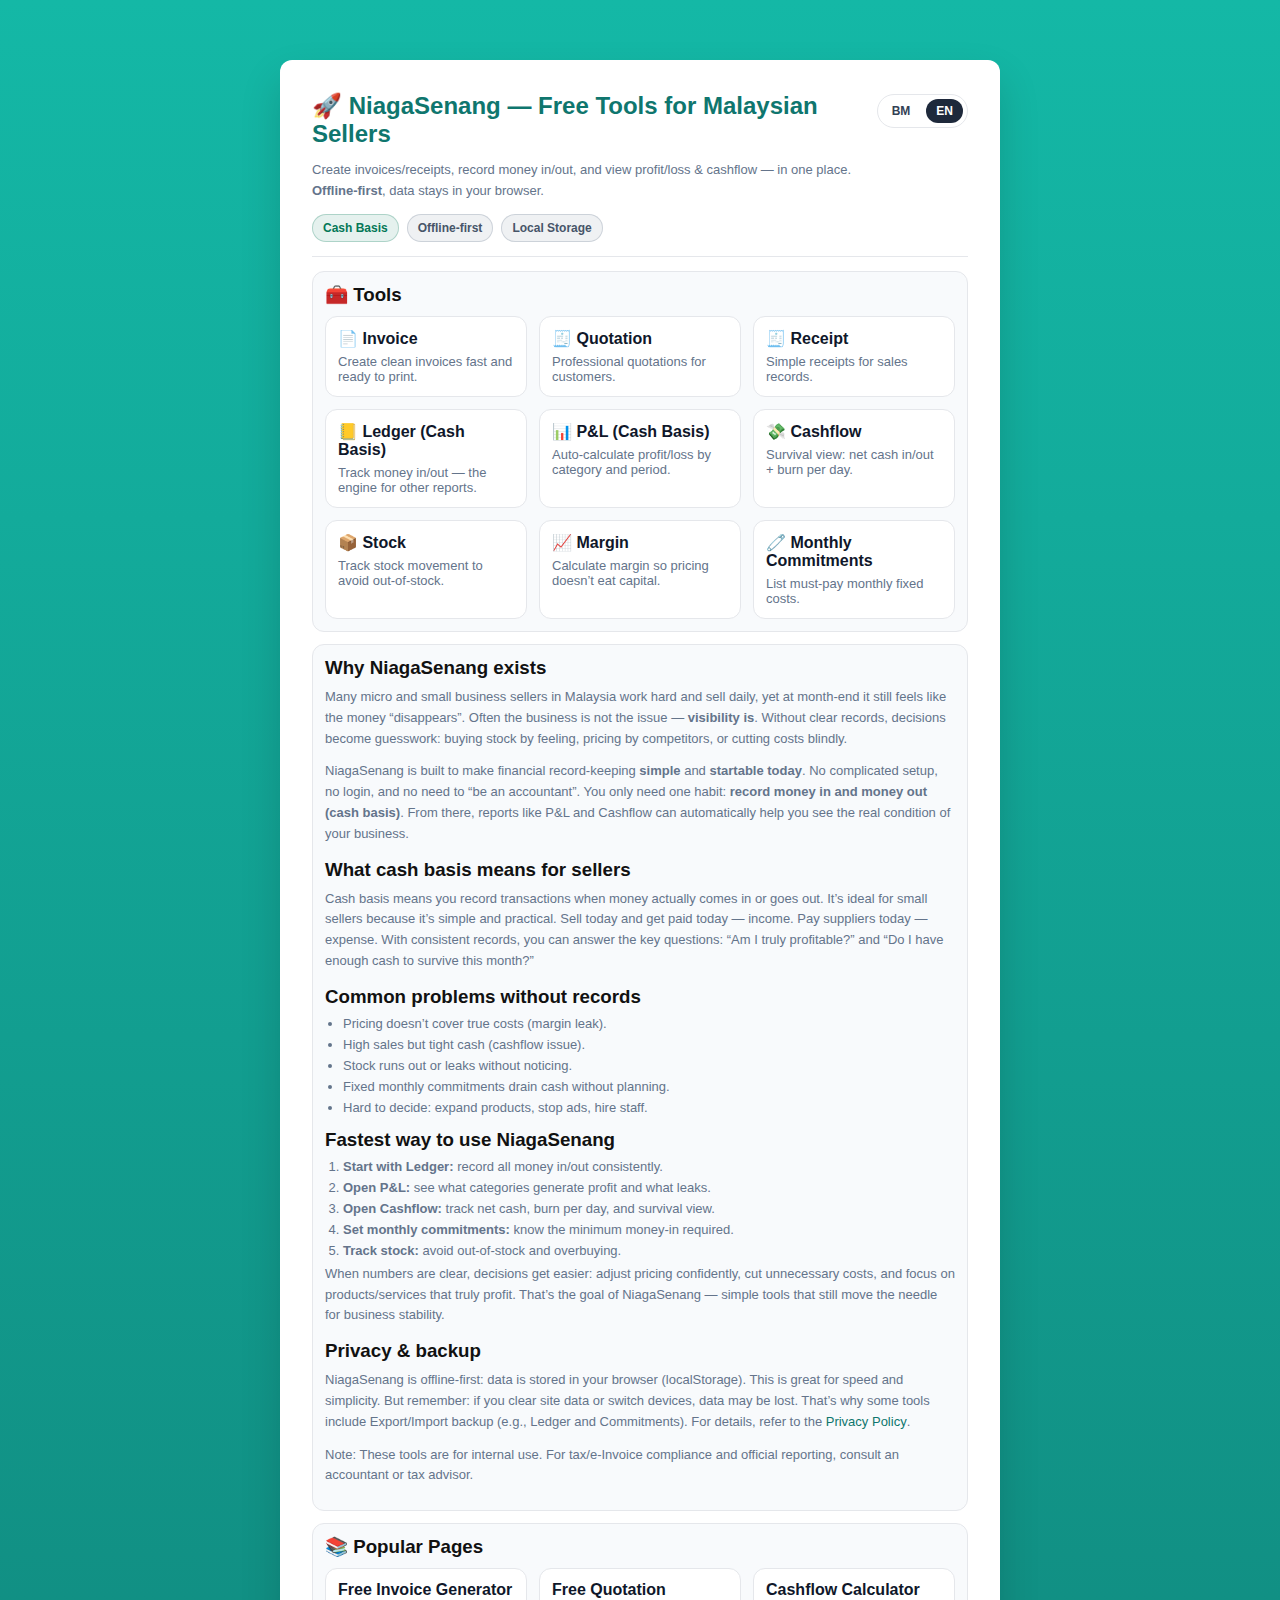
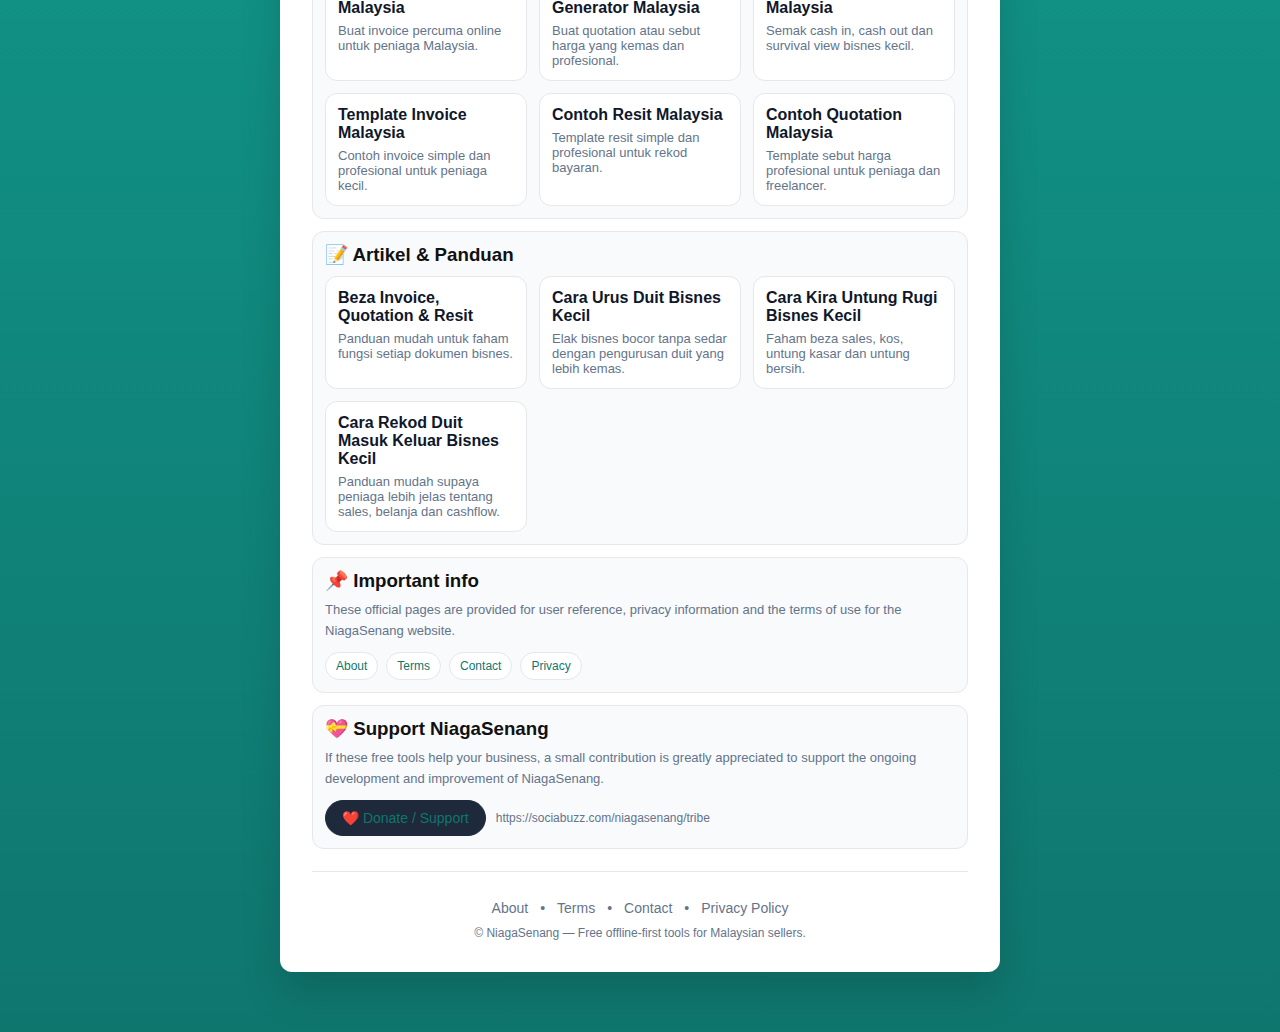
<file: index.html>
<!DOCTYPE html>
<html lang="ms">
<head>
  <meta charset="UTF-8" />
  <meta name="viewport" content="width=device-width, initial-scale=1.0" />
  <title>NiagaSenang | Tool Percuma Untuk Rekod Kewangan Peniaga Malaysia</title>
  <meta name="description" content="NiagaSenang ialah toolkit percuma untuk peniaga Malaysia: Invoice, Quotation, Resit, Ledger cash basis, P&L, Cashflow, Stock & Komitmen. Offline-first, data kekal dalam browser.">

  <link rel="stylesheet" href="css/style.css">

  <!-- Google Analytics -->
  <script async src="https://www.googletagmanager.com/gtag/js?id=G-P81GM8SJWX"></script>
  <script>
    window.dataLayer = window.dataLayer || [];
    function gtag(){dataLayer.push(arguments);}
    gtag('js', new Date());
    gtag('config', 'G-P81GM8SJWX');
  </script>

  <!-- Google AdSense -->
  <script async src="https://pagead2.googlesyndication.com/pagead/js/adsbygoogle.js?client=ca-pub-2042278846951839"
     crossorigin="anonymous"></script>

  <style>
    .muted { color:#64748b; font-size:13px; }
    .small { color:#64748b; font-size:12px; }
    .box{
      background:#f8fafc;
      border:1px solid #e5e7eb;
      border-radius:12px;
      padding:12px;
      margin-top:12px;
    }
    .grid-2{ display:grid; grid-template-columns:1fr 1fr; gap:12px; }
    .grid-3{ display:grid; grid-template-columns:1fr 1fr 1fr; gap:12px; }
    .pill{
      display:inline-block;
      padding:6px 10px;
      border-radius:999px;
      font-size:12px;
      border:1px solid #e5e7eb;
      background:#ffffff;
      font-weight:800;
      color:#334155;
      line-height:1.2;
    }
    .pill.ok{
      background: rgba(4,120,87,.10);
      border-color: rgba(4,120,87,.25);
      color:#047857;
    }
    .pill.neutral{
      background: rgba(100,116,139,.10);
      border-color: rgba(100,116,139,.25);
      color:#475569;
    }
    .top-row{
      display:flex;
      align-items:flex-start;
      justify-content:space-between;
      gap:10px;
    }
    .lang-toggle{
      display:flex;
      gap:6px;
      padding:4px;
      border:1px solid #e5e7eb;
      border-radius:999px;
      background:#ffffff;
      flex:0 0 auto;
      margin-top:2px;
    }
    .lang-btn{
      border:0;
      background:transparent;
      padding:6px 10px;
      border-radius:999px;
      font-weight:800;
      font-size:12px;
      cursor:pointer;
      color:#334155;
      line-height:1;
    }
    .lang-btn.active{
      background:#1e293b;
      color:#ffffff;
    }
    .link-grid a{
      display:block;
      text-decoration:none;
      border:1px solid #e5e7eb;
      background:#ffffff;
      padding:12px;
      border-radius:12px;
      transition:transform .06s ease;
    }
    .link-grid a:hover{ transform: translateY(-1px); }
    .link-title{ font-weight:900; color:#0f172a; }
    .link-desc{ margin-top:6px; color:#64748b; font-size:13px; }
    .footer-links{
      display:flex;
      gap:12px;
      justify-content:center;
      flex-wrap:wrap;
      margin-top:12px;
      font-size:14px;
      color:#64748b;
    }
    .footer-links a{ color:#64748b; text-decoration:none; }
    .footer-links a:hover{ text-decoration:underline; }
    .donate-row{
      display:flex;
      gap:10px;
      flex-wrap:wrap;
      align-items:center;
      margin-top:10px;
    }
    .donate-btn{
      display:inline-block;
      text-decoration:none;
      background:#1e293b;
      color:#ffffff;
      border:1px solid #1e293b;
      padding:10px 16px;
      border-radius:999px;
      font-size:14px;
      font-weight:800;
      line-height:1;
    }
    .donate-btn:hover{
      opacity:.92;
    }
    ul { margin: 8px 0 0 18px; }
    li { margin: 6px 0; }
    hr{ border:0; border-top:1px solid #e5e7eb; margin:14px 0; }

    @media (max-width: 900px){
      .grid-3{ grid-template-columns:1fr 1fr; }
    }
    @media (max-width: 640px){
      .top-row{ flex-direction:column; }
      .grid-2, .grid-3{ grid-template-columns:1fr; }
    }
  </style>
</head>

<body>
  <div class="container">
    <div class="card">

      <div class="top-row">
        <div>
          <h2 data-i18n="heroTitle">🚀 NiagaSenang — Tool Percuma Untuk Peniaga Malaysia</h2>
          <p class="muted" data-i18n="heroSubtitle">
            Buat invoice/resit, rekod duit masuk-keluar, tengok untung rugi & cashflow — semua dalam satu tempat.
            <strong>Offline-first</strong>, data simpan dalam browser.
          </p>
          <div style="margin-top:10px; display:flex; gap:8px; flex-wrap:wrap;">
            <span class="pill ok" data-i18n="pill1">Cash Basis</span>
            <span class="pill neutral" data-i18n="pill2">Offline-first</span>
            <span class="pill neutral" data-i18n="pill3">Local Storage</span>
          </div>
        </div>

        <div class="lang-toggle" aria-label="Language toggle">
          <button type="button" class="lang-btn" data-lang="ms">BM</button>
          <button type="button" class="lang-btn" data-lang="en">EN</button>
        </div>
      </div>

      <hr>

      <!-- MAIN NAV -->
      <div class="box">
        <h3 style="margin:0 0 10px 0;" data-i18n="toolsTitle">🧰 Tools</h3>

        <div class="grid-3 link-grid">
          <a href="invoice.html">
            <div class="link-title" data-i18n="tInvoice">📄 Invoice</div>
            <div class="link-desc" data-i18n="dInvoice">Buat invoice cepat, kemas, siap print.</div>
          </a>

          <a href="quotation.html">
            <div class="link-title" data-i18n="tQuotation">🧾 Quotation</div>
            <div class="link-desc" data-i18n="dQuotation">Quotation profesional untuk pelanggan.</div>
          </a>

          <a href="resit.html">
            <div class="link-title" data-i18n="tReceipt">🧾 Resit</div>
            <div class="link-desc" data-i18n="dReceipt">Resit ringkas untuk rekod jualan.</div>
          </a>
        </div>

        <div class="grid-3 link-grid" style="margin-top:12px;">
          <a href="ledger.html">
            <div class="link-title" data-i18n="tLedger">📒 Ledger (Cash Basis)</div>
            <div class="link-desc" data-i18n="dLedger">Rekod duit masuk & keluar. Ini “engine” untuk report lain.</div>
          </a>

          <a href="pl.html">
            <div class="link-title" data-i18n="tPL">📊 P&amp;L (Cash Basis)</div>
            <div class="link-desc" data-i18n="dPL">Auto kira untung/rugi ikut kategori & tempoh.</div>
          </a>

          <a href="cashflow.html">
            <div class="link-title" data-i18n="tCashflow">💸 Cashflow</div>
            <div class="link-desc" data-i18n="dCashflow">Survival view: net cash in/out + burn per day.</div>
          </a>
        </div>

        <div class="grid-3 link-grid" style="margin-top:12px;">
          <a href="stock.html">
            <div class="link-title" data-i18n="tStock">📦 Stock</div>
            <div class="link-desc" data-i18n="dStock">Track stok masuk/keluar, elak out-of-stock.</div>
          </a>

          <a href="margin.html">
            <div class="link-title" data-i18n="tMargin">📈 Margin</div>
            <div class="link-desc" data-i18n="dMargin">Kira margin supaya harga tak “makan modal”.</div>
          </a>

          <a href="commitment.html">
            <div class="link-title" data-i18n="tCommitment">🧷 Komitmen Bulanan</div>
            <div class="link-desc" data-i18n="dCommitment">List duit wajib bayar bulanan (fixed costs).</div>
          </a>
        </div>
      </div>

      <!-- LONG SEO CONTENT -->
      <div class="box">
        <h3 style="margin:0 0 8px 0;" data-i18n="seoH1">Kenapa NiagaSenang wujud?</h3>
        <p class="muted" data-i18n="seoP1">
          Ramai peniaga micro dan small business di Malaysia rajin berniaga, rajin buat sales, tapi bila sampai hujung bulan —
          terasa macam duit “hilang entah ke mana”. Kadang-kadang bukan sebab bisnes tak jalan. Sering kali sebab
          <strong>rekod kewangan tak cukup jelas</strong>. Bila nombor tak nampak, peniaga akan buat keputusan ikut rasa:
          beli stok ikut gerak hati, letak harga ikut pesaing, atau potong kos ikut tekaan.
        </p>

        <p class="muted" data-i18n="seoP2">
          NiagaSenang dibina untuk jadikan rekod kewangan sesuatu yang <strong>mudah</strong> dan <strong>boleh mula hari ini</strong>.
          Kau tak perlu setup sistem rumit, tak perlu login, dan tak perlu “jadi akauntan”.
          Kau cuma perlukan satu habit: <strong>rekod duit masuk dan duit keluar (cash basis)</strong>.
          Dari situ, report macam P&amp;L dan Cashflow boleh automatik kira dan bantu kau nampak keadaan bisnes sebenar.
        </p>

        <h3 style="margin:14px 0 8px 0;" data-i18n="seoH2">Apa maksud cash basis untuk peniaga?</h3>
        <p class="muted" data-i18n="seoP3">
          Cash basis maksudnya: kita kira bila duit betul-betul masuk atau keluar. Ini paling sesuai untuk peniaga kecil,
          sebab senang nak faham dan senang nak track. Contoh: kau jual barang hari ini, pelanggan bayar hari ini —
          itu income. Kau bayar supplier hari ini — itu expense. Bila rekod konsisten, kau boleh jawab soalan penting:
          “Aku sebenarnya untung ke rugi?” dan “Cash aku cukup ke untuk survive bulan ni?”
        </p>

        <h3 style="margin:14px 0 8px 0;" data-i18n="seoH3">Masalah biasa peniaga bila tak ada rekod</h3>
        <ul class="muted" data-i18n="seoList1">
          <li>Harga jual tak cover kos sebenar (margin bocor).</li>
          <li>Nampak sales tinggi tapi cash selalu ketat (cashflow problem).</li>
          <li>Stok cepat habis atau rosak, tapi tak sedar “leak”.</li>
          <li>Komitmen bulanan (sewa, bil, loan) makan cash tanpa plan.</li>
          <li>Susah nak buat keputusan: nak tambah produk, nak stop ads, nak upah staff.</li>
        </ul>

        <h3 style="margin:14px 0 8px 0;" data-i18n="seoH4">Cara paling cepat untuk guna NiagaSenang</h3>
        <ol class="muted" data-i18n="seoList2" style="margin-left:18px;">
          <li><strong>Start dengan Ledger:</strong> rekod semua duit masuk & keluar. Buat simple dulu.</li>
          <li><strong>Buka P&amp;L:</strong> tengok kategori mana buat duit, kategori mana bocor.</li>
          <li><strong>Buka Cashflow:</strong> tengok net cash, burn per day, dan “survival view”.</li>
          <li><strong>Set komitmen bulanan:</strong> supaya kau tahu minimum cash yang mesti ada.</li>
          <li><strong>Track stok:</strong> elak out-of-stock dan elak beli stok berlebihan.</li>
        </ol>

        <p class="muted" data-i18n="seoP4">
          Bila nombor jelas, keputusan jadi mudah. Kau boleh adjust harga dengan yakin, potong kos yang tak perlu,
          dan fokus pada produk/servis yang betul-betul bagi untung. Itu matlamat NiagaSenang — bagi peniaga tool yang ringkas,
          tapi cukup power untuk bantu bisnes jadi stabil.
        </p>

        <h3 style="margin:14px 0 8px 0;" data-i18n="seoH5">Privasi & backup</h3>
        <p class="muted" data-i18n="seoP5">
          NiagaSenang bersifat offline-first: data disimpan di browser (localStorage). Ini bagus untuk peniaga yang nak cepat dan tak nak setup rumit.
          Tapi ingat: kalau kau clear browser data atau tukar device, data boleh hilang.
          Sebab tu NiagaSenang sediakan fungsi Export/Import backup pada tools tertentu (contohnya Ledger dan Komitmen).
          Untuk detail, rujuk <a href="privacy.html">Privacy Policy</a>.
        </p>

        <p class="muted" data-i18n="seoP6">
          Nota: Tool ini untuk kegunaan dalaman. Untuk compliance cukai/e-Invoice dan laporan rasmi, rujuk akauntan atau penasihat cukai.
        </p>
      </div>

      <!-- POPULAR PAGES -->
      <div class="box">
        <h3 style="margin:0 0 10px 0;">📚 Popular Pages</h3>

        <div class="grid-3 link-grid">
          <a href="invoice-generator-malaysia.html">
            <div class="link-title">Free Invoice Generator Malaysia</div>
            <div class="link-desc">Buat invoice percuma online untuk peniaga Malaysia.</div>
          </a>

          <a href="quotation-generator-malaysia.html">
            <div class="link-title">Free Quotation Generator Malaysia</div>
            <div class="link-desc">Buat quotation atau sebut harga yang kemas dan profesional.</div>
          </a>

          <a href="cashflow-calculator-malaysia.html">
            <div class="link-title">Cashflow Calculator Malaysia</div>
            <div class="link-desc">Semak cash in, cash out dan survival view bisnes kecil.</div>
          </a>
        </div>

        <div class="grid-3 link-grid" style="margin-top:12px;">
          <a href="template-invoice-malaysia.html">
            <div class="link-title">Template Invoice Malaysia</div>
            <div class="link-desc">Contoh invoice simple dan profesional untuk peniaga kecil.</div>
          </a>

          <a href="contoh-resit-malaysia.html">
            <div class="link-title">Contoh Resit Malaysia</div>
            <div class="link-desc">Template resit simple dan profesional untuk rekod bayaran.</div>
          </a>

          <a href="contoh-quotation-malaysia.html">
            <div class="link-title">Contoh Quotation Malaysia</div>
            <div class="link-desc">Template sebut harga profesional untuk peniaga dan freelancer.</div>
          </a>
        </div>
      </div>

      <!-- ARTICLES -->
      <div class="box">
        <h3 style="margin:0 0 10px 0;">📝 Artikel & Panduan</h3>

        <div class="grid-3 link-grid">
          <a href="beza-invoice-quotation-resit.html">
            <div class="link-title">Beza Invoice, Quotation & Resit</div>
            <div class="link-desc">Panduan mudah untuk faham fungsi setiap dokumen bisnes.</div>
          </a>

          <a href="cara-urus-duit-bisnes-kecil.html">
            <div class="link-title">Cara Urus Duit Bisnes Kecil</div>
            <div class="link-desc">Elak bisnes bocor tanpa sedar dengan pengurusan duit yang lebih kemas.</div>
          </a>

          <a href="cara-kira-untung-rugi-bisnes-kecil.html">
            <div class="link-title">Cara Kira Untung Rugi Bisnes Kecil</div>
            <div class="link-desc">Faham beza sales, kos, untung kasar dan untung bersih.</div>
          </a>
        </div>

        <div class="grid-3 link-grid" style="margin-top:12px;">
          <a href="cara-rekod-duit-masuk-keluar-bisnes-kecil.html">
            <div class="link-title">Cara Rekod Duit Masuk Keluar Bisnes Kecil</div>
            <div class="link-desc">Panduan mudah supaya peniaga lebih jelas tentang sales, belanja dan cashflow.</div>
          </a>
        </div>
      </div>

      <!-- TRUST PAGES CTA -->
      <div class="box">
        <h3 style="margin:0 0 8px 0;" data-i18n="trustTitle">📌 Info penting</h3>
        <p class="muted" style="margin:0;" data-i18n="trustDesc">
          Halaman rasmi ini disediakan untuk rujukan pengguna, maklumat privasi dan terma penggunaan laman NiagaSenang.
        </p>
        <div style="margin-top:10px; display:flex; gap:8px; flex-wrap:wrap;">
          <a class="pill" href="about.html" style="text-decoration:none;" data-i18n="trustAbout">About</a>
          <a class="pill" href="terms.html" style="text-decoration:none;" data-i18n="trustTerms">Terms</a>
          <a class="pill" href="contact.html" style="text-decoration:none;" data-i18n="trustContact">Contact</a>
          <a class="pill" href="privacy.html" style="text-decoration:none;" data-i18n="trustPrivacy">Privacy</a>
        </div>
      </div>

      <!-- DONATION -->
      <div class="box">
        <h3 style="margin:0 0 8px 0;" data-i18n="donateTitle">💝 Sokong NiagaSenang</h3>
        <p class="muted" style="margin:0;" data-i18n="donateDesc">
          Jika tool percuma ini membantu bisnes anda, sumbangan kecil amat dihargai untuk sokong kos pembangunan dan penambahbaikan NiagaSenang.
        </p>
        <div class="donate-row">
          <a class="donate-btn" href="https://sociabuzz.com/niagasenang/tribe" target="_blank" rel="noopener noreferrer" data-i18n="donateBtn">❤️ Donate / Support</a>
          <span class="small" data-i18n="donateNote">https://sociabuzz.com/niagasenang/tribe</span>
        </div>
      </div>

      <!-- FOOTER NAV -->
      <div style="text-align:center;margin-top:22px;padding-top:16px;border-top:1px solid #e5e7eb;">
        <div class="footer-links">
          <a href="about.html" data-i18n="fAbout">About</a>
          <span>•</span>
          <a href="terms.html" data-i18n="fTerms">Terms</a>
          <span>•</span>
          <a href="contact.html" data-i18n="fContact">Contact</a>
          <span>•</span>
          <a href="privacy.html" data-i18n="fPrivacy">Privacy Policy</a>
        </div>
        <div class="small" style="margin-top:10px;" data-i18n="fNote">
          © NiagaSenang — Tool percuma untuk peniaga Malaysia (offline-first).
        </div>
      </div>

    </div>
  </div>

  <script>
    const LANG_KEY = "ns_lang";
    let CURRENT_LANG = "ms";

    const I18N = {
      ms: {
        heroTitle: "🚀 NiagaSenang — Tool Percuma Untuk Peniaga Malaysia",
        heroSubtitle: "Buat invoice/resit, rekod duit masuk-keluar, tengok untung rugi & cashflow — semua dalam satu tempat. <strong>Offline-first</strong>, data simpan dalam browser.",
        pill1: "Cash Basis",
        pill2: "Offline-first",
        pill3: "Local Storage",

        toolsTitle: "🧰 Tools",
        tInvoice: "📄 Invoice",
        dInvoice: "Buat invoice cepat, kemas, siap print.",
        tQuotation: "🧾 Quotation",
        dQuotation: "Quotation profesional untuk pelanggan.",
        tReceipt: "🧾 Resit",
        dReceipt: "Resit ringkas untuk rekod jualan.",

        tLedger: "📒 Ledger (Cash Basis)",
        dLedger: "Rekod duit masuk & keluar. Ini “engine” untuk report lain.",
        tPL: "📊 P&L (Cash Basis)",
        dPL: "Auto kira untung/rugi ikut kategori & tempoh.",
        tCashflow: "💸 Cashflow",
        dCashflow: "Survival view: net cash in/out + burn per day.",

        tStock: "📦 Stock",
        dStock: "Track stok masuk/keluar, elak out-of-stock.",
        tMargin: "📈 Margin",
        dMargin: "Kira margin supaya harga tak “makan modal”.",
        tCommitment: "🧷 Komitmen Bulanan",
        dCommitment: "List duit wajib bayar bulanan (fixed costs).",

        seoH1: "Kenapa NiagaSenang wujud?",
        seoP1: "Ramai peniaga micro dan small business di Malaysia rajin berniaga, rajin buat sales, tapi bila sampai hujung bulan — terasa macam duit “hilang entah ke mana”. Kadang-kadang bukan sebab bisnes tak jalan. Sering kali sebab <strong>rekod kewangan tak cukup jelas</strong>. Bila nombor tak nampak, peniaga akan buat keputusan ikut rasa: beli stok ikut gerak hati, letak harga ikut pesaing, atau potong kos ikut tekaan.",
        seoP2: "NiagaSenang dibina untuk jadikan rekod kewangan sesuatu yang <strong>mudah</strong> dan <strong>boleh mula hari ini</strong>. Kau tak perlu setup sistem rumit, tak perlu login, dan tak perlu “jadi akauntan”. Kau cuma perlukan satu habit: <strong>rekod duit masuk dan duit keluar (cash basis)</strong>. Dari situ, report macam P&amp;L dan Cashflow boleh automatik kira dan bantu kau nampak keadaan bisnes sebenar.",

        seoH2: "Apa maksud cash basis untuk peniaga?",
        seoP3: "Cash basis maksudnya: kita kira bila duit betul-betul masuk atau keluar. Ini paling sesuai untuk peniaga kecil, sebab senang nak faham dan senang nak track. Contoh: kau jual barang hari ini, pelanggan bayar hari ini — itu income. Kau bayar supplier hari ini — itu expense. Bila rekod konsisten, kau boleh jawab soalan penting: “Aku sebenarnya untung ke rugi?” dan “Cash aku cukup ke untuk survive bulan ni?”",

        seoH3: "Masalah biasa peniaga bila tak ada rekod",
        seoList1: "<li>Harga jual tak cover kos sebenar (margin bocor).</li><li>Nampak sales tinggi tapi cash selalu ketat (cashflow problem).</li><li>Stok cepat habis atau rosak, tapi tak sedar “leak”.</li><li>Komitmen bulanan (sewa, bil, loan) makan cash tanpa plan.</li><li>Susah nak buat keputusan: nak tambah produk, nak stop ads, nak upah staff.</li>",

        seoH4: "Cara paling cepat untuk guna NiagaSenang",
        seoList2: "<li><strong>Start dengan Ledger:</strong> rekod semua duit masuk &amp; keluar. Buat simple dulu.</li><li><strong>Buka P&amp;L:</strong> tengok kategori mana buat duit, kategori mana bocor.</li><li><strong>Buka Cashflow:</strong> tengok net cash, burn per day, dan “survival view”.</li><li><strong>Set komitmen bulanan:</strong> supaya kau tahu minimum cash yang mesti ada.</li><li><strong>Track stok:</strong> elak out-of-stock dan elak beli stok berlebihan.</li>",

        seoP4: "Bila nombor jelas, keputusan jadi mudah. Kau boleh adjust harga dengan yakin, potong kos yang tak perlu, dan fokus pada produk/servis yang betul-betul bagi untung. Itu matlamat NiagaSenang — bagi peniaga tool yang ringkas, tapi cukup power untuk bantu bisnes jadi stabil.",

        seoH5: "Privasi & backup",
        seoP5: "NiagaSenang bersifat offline-first: data disimpan di browser (localStorage). Ini bagus untuk peniaga yang nak cepat dan tak nak setup rumit. Tapi ingat: kalau kau clear browser data atau tukar device, data boleh hilang. Sebab tu NiagaSenang sediakan fungsi Export/Import backup pada tools tertentu (contohnya Ledger dan Komitmen). Untuk detail, rujuk <a href='privacy.html'>Privacy Policy</a>.",
        seoP6: "Nota: Tool ini untuk kegunaan dalaman. Untuk compliance cukai/e-Invoice dan laporan rasmi, rujuk akauntan atau penasihat cukai.",

        trustTitle: "📌 Info penting",
        trustDesc: "Halaman rasmi ini disediakan untuk rujukan pengguna, maklumat privasi dan terma penggunaan laman NiagaSenang.",
        trustAbout: "About",
        trustTerms: "Terms",
        trustContact: "Contact",
        trustPrivacy: "Privacy",

        donateTitle: "💝 Sokong NiagaSenang",
        donateDesc: "Jika tool percuma ini membantu bisnes anda, sumbangan kecil amat dihargai untuk sokong kos pembangunan dan penambahbaikan NiagaSenang.",
        donateBtn: "❤️ Donate / Support",
        donateNote: "https://sociabuzz.com/niagasenang/tribe",

        fAbout: "About",
        fTerms: "Terms",
        fContact: "Contact",
        fPrivacy: "Privacy Policy",
        fNote: "© NiagaSenang — Tool percuma untuk peniaga Malaysia (offline-first)."
      },

      en: {
        heroTitle: "🚀 NiagaSenang — Free Tools for Malaysian Sellers",
        heroSubtitle: "Create invoices/receipts, record money in/out, and view profit/loss & cashflow — in one place. <strong>Offline-first</strong>, data stays in your browser.",
        pill1: "Cash Basis",
        pill2: "Offline-first",
        pill3: "Local Storage",

        toolsTitle: "🧰 Tools",
        tInvoice: "📄 Invoice",
        dInvoice: "Create clean invoices fast and ready to print.",
        tQuotation: "🧾 Quotation",
        dQuotation: "Professional quotations for customers.",
        tReceipt: "🧾 Receipt",
        dReceipt: "Simple receipts for sales records.",

        tLedger: "📒 Ledger (Cash Basis)",
        dLedger: "Track money in/out — the engine for other reports.",
        tPL: "📊 P&L (Cash Basis)",
        dPL: "Auto-calculate profit/loss by category and period.",
        tCashflow: "💸 Cashflow",
        dCashflow: "Survival view: net cash in/out + burn per day.",

        tStock: "📦 Stock",
        dStock: "Track stock movement to avoid out-of-stock.",
        tMargin: "📈 Margin",
        dMargin: "Calculate margin so pricing doesn’t eat capital.",
        tCommitment: "🧷 Monthly Commitments",
        dCommitment: "List must-pay monthly fixed costs.",

        seoH1: "Why NiagaSenang exists",
        seoP1: "Many micro and small business sellers in Malaysia work hard and sell daily, yet at month-end it still feels like the money “disappears”. Often the business is not the issue — <strong>visibility is</strong>. Without clear records, decisions become guesswork: buying stock by feeling, pricing by competitors, or cutting costs blindly.",
        seoP2: "NiagaSenang is built to make financial record-keeping <strong>simple</strong> and <strong>startable today</strong>. No complicated setup, no login, and no need to “be an accountant”. You only need one habit: <strong>record money in and money out (cash basis)</strong>. From there, reports like P&amp;L and Cashflow can automatically help you see the real condition of your business.",

        seoH2: "What cash basis means for sellers",
        seoP3: "Cash basis means you record transactions when money actually comes in or goes out. It’s ideal for small sellers because it’s simple and practical. Sell today and get paid today — income. Pay suppliers today — expense. With consistent records, you can answer the key questions: “Am I truly profitable?” and “Do I have enough cash to survive this month?”",

        seoH3: "Common problems without records",
        seoList1: "<li>Pricing doesn’t cover true costs (margin leak).</li><li>High sales but tight cash (cashflow issue).</li><li>Stock runs out or leaks without noticing.</li><li>Fixed monthly commitments drain cash without planning.</li><li>Hard to decide: expand products, stop ads, hire staff.</li>",

        seoH4: "Fastest way to use NiagaSenang",
        seoList2: "<li><strong>Start with Ledger:</strong> record all money in/out consistently.</li><li><strong>Open P&amp;L:</strong> see what categories generate profit and what leaks.</li><li><strong>Open Cashflow:</strong> track net cash, burn per day, and survival view.</li><li><strong>Set monthly commitments:</strong> know the minimum money-in required.</li><li><strong>Track stock:</strong> avoid out-of-stock and overbuying.</li>",

        seoP4: "When numbers are clear, decisions get easier: adjust pricing confidently, cut unnecessary costs, and focus on products/services that truly profit. That’s the goal of NiagaSenang — simple tools that still move the needle for business stability.",

        seoH5: "Privacy & backup",
        seoP5: "NiagaSenang is offline-first: data is stored in your browser (localStorage). This is great for speed and simplicity. But remember: if you clear site data or switch devices, data may be lost. That’s why some tools include Export/Import backup (e.g., Ledger and Commitments). For details, refer to the <a href='privacy.html'>Privacy Policy</a>.",
        seoP6: "Note: These tools are for internal use. For tax/e-Invoice compliance and official reporting, consult an accountant or tax advisor.",

        trustTitle: "📌 Important info",
        trustDesc: "These official pages are provided for user reference, privacy information and the terms of use for the NiagaSenang website.",
        trustAbout: "About",
        trustTerms: "Terms",
        trustContact: "Contact",
        trustPrivacy: "Privacy",

        donateTitle: "💝 Support NiagaSenang",
        donateDesc: "If these free tools help your business, a small contribution is greatly appreciated to support the ongoing development and improvement of NiagaSenang.",
        donateBtn: "❤️ Donate / Support",
        donateNote: "https://sociabuzz.com/niagasenang/tribe",

        fAbout: "About",
        fTerms: "Terms",
        fContact: "Contact",
        fPrivacy: "Privacy Policy",
        fNote: "© NiagaSenang — Free offline-first tools for Malaysian sellers."
      }
    };

    function detectBrowserLang(){
      const nav = (navigator.language || "").toLowerCase();
      return nav.startsWith("en") ? "en" : "ms";
    }
    function t(key){
      const pack = I18N[CURRENT_LANG] || I18N.ms;
      return (pack[key] != null) ? pack[key] : (I18N.ms[key] ?? "");
    }
    function applyLang(lang){
      CURRENT_LANG = (lang === "en") ? "en" : "ms";
      localStorage.setItem("ns_lang", CURRENT_LANG);

      document.documentElement.setAttribute("lang", CURRENT_LANG === "en" ? "en" : "ms");
      document.title = (CURRENT_LANG === "en")
        ? "NiagaSenang | Free Financial Record Tools for Malaysian Sellers"
        : "NiagaSenang | Tool Percuma Untuk Rekod Kewangan Peniaga Malaysia";

      document.querySelectorAll(".lang-btn").forEach(btn => {
        btn.classList.toggle("active", btn.dataset.lang === CURRENT_LANG);
      });

      document.querySelectorAll("[data-i18n]").forEach(el => {
        const key = el.getAttribute("data-i18n");
        el.innerHTML = t(key);
      });

      const ul = document.querySelector("ul[data-i18n='seoList1']");
      if(ul) ul.innerHTML = t("seoList1");

      const ol = document.querySelector("ol[data-i18n='seoList2']");
      if(ol) ol.innerHTML = t("seoList2");
    }

    (function initLang(){
      const saved = localStorage.getItem("ns_lang");
      applyLang(saved || detectBrowserLang());

      document.querySelectorAll(".lang-btn").forEach(btn => {
        btn.addEventListener("click", () => applyLang(btn.dataset.lang));
      });
    })();
  </script>

</body>
</html>
</file>
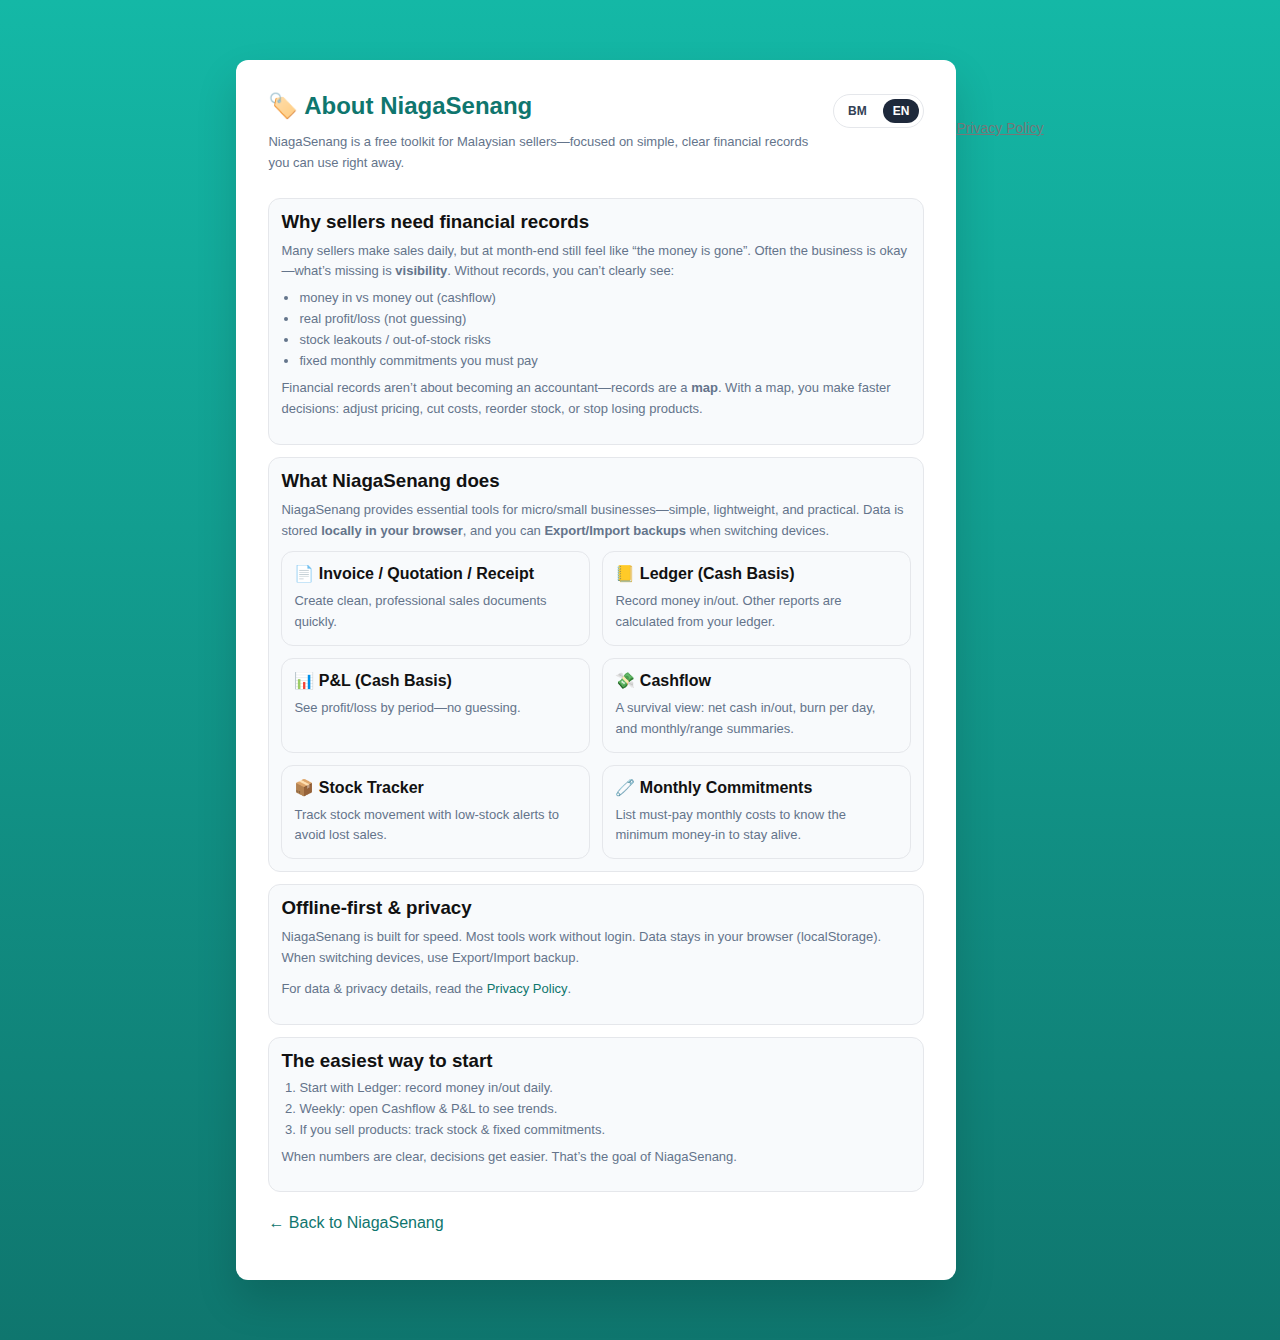
<file: about.html>
<!DOCTYPE html>
<html lang="ms">
<head>
  <meta charset="UTF-8" />
  <meta name="viewport" content="width=device-width, initial-scale=1.0" />
  <title>Tentang NiagaSenang | Tool Rekod Kewangan Peniaga</title>
  <meta name="description" content="NiagaSenang ialah tool percuma untuk peniaga Malaysia: invoice, ledger, P&L, cashflow, stok & komitmen. Bantu peniaga simpan rekod kewangan supaya bisnes lebih stabil dan senang buat keputusan.">

  <link rel="stylesheet" href="css/style.css">

  <style>
    .muted { color:#64748b; font-size:13px; }
    .small { color:#64748b; font-size:12px; }
    .box{
      margin-top:12px;
      background:#f8fafc;
      border:1px solid #e5e7eb;
      border-radius:12px;
      padding:12px;
    }
    .top-row{
      display:flex;
      align-items:flex-start;
      justify-content:space-between;
      gap:10px;
    }
    .lang-toggle{
      display:flex;
      gap:6px;
      padding:4px;
      border:1px solid #e5e7eb;
      border-radius:999px;
      background:#ffffff;
      flex:0 0 auto;
      margin-top:2px;
    }
    .lang-btn{
      border:0;
      background:transparent;
      padding:6px 10px;
      border-radius:999px;
      font-weight:800;
      font-size:12px;
      cursor:pointer;
      color:#334155;
      line-height:1;
    }
    .lang-btn.active{
      background:#1e293b;
      color:#ffffff;
    }
    .grid-2{ display:grid; grid-template-columns:1fr 1fr; gap:12px; }
    ul { margin: 8px 0 0 18px; }
    li { margin: 6px 0; }
    a { color: inherit; }
  </style>
</head>

<body>
  <div class="container">
    <div class="card">

      <div class="top-row">
        <div>
          <h2 data-i18n="h2">🏷️ Tentang NiagaSenang</h2>
          <p class="muted" data-i18n="subtitle">
            NiagaSenang ialah toolkit percuma untuk peniaga Malaysia—fokus pada rekod kewangan yang ringkas, jelas, dan boleh terus guna.
          </p>
        </div>

        <div class="lang-toggle" aria-label="Language toggle">
          <button type="button" class="lang-btn" data-lang="ms">BM</button>
          <button type="button" class="lang-btn" data-lang="en">EN</button>
        </div>
      </div>

      <div class="box">
        <h3 style="margin:0 0 8px 0;" data-i18n="whyTitle">Kenapa peniaga kena ada rekod kewangan?</h3>
        <p class="muted" style="margin:0;" data-i18n="whyP1">
          Realitinya, ramai peniaga buat sales hari-hari tapi hujung bulan tetap rasa “duit macam tak cukup”.
          Biasanya bukan sebab bisnes tak jalan—tapi sebab <strong>tak nampak nombor</strong>.
          Bila rekod tak kemas, kita tak tahu:
        </p>
        <ul class="muted" data-i18n="whyList">
          <li>berapa duit masuk vs duit keluar (cashflow)</li>
          <li>untung rugi sebenar (profit/loss)</li>
          <li>stok bocor/kehabisan tanpa sedar</li>
          <li>komitmen bulanan yang “confirm kena bayar”</li>
        </ul>
        <p class="muted" style="margin-top:10px;" data-i18n="whyP2">
          Rekod kewangan bukan untuk jadi “akauntan”—rekod kewangan ialah <strong>peta</strong>.
          Bila ada peta, kau boleh buat keputusan cepat: naikkan harga, potong kos, reorder stok, atau stop produk yang rugi.
        </p>
      </div>

      <div class="box">
        <h3 style="margin:0 0 8px 0;" data-i18n="whatTitle">Apa yang NiagaSenang buat?</h3>
        <p class="muted" style="margin:0;" data-i18n="whatP1">
          NiagaSenang sediakan tools asas yang peniaga micro/small business selalu perlukan—simple, ringan, dan terus boleh pakai.
          Semua data disimpan <strong>dalam browser (local)</strong> dan kau boleh <strong>Export/Import backup</strong>.
        </p>

        <div class="grid-2" style="margin-top:10px;">
          <div class="box" style="margin-top:0;">
            <strong data-i18n="toolTitle1">📄 Invoice / Quotation / Resit</strong>
            <p class="muted" style="margin:8px 0 0 0;" data-i18n="toolDesc1">
              Buat dokumen jualan cepat, kemas, dan nampak profesional.
            </p>
          </div>

          <div class="box" style="margin-top:0;">
            <strong data-i18n="toolTitle2">📒 Ledger (Cash Basis)</strong>
            <p class="muted" style="margin:8px 0 0 0;" data-i18n="toolDesc2">
              Rekod duit masuk & keluar. Lepas tu, report lain akan auto kira dari ledger.
            </p>
          </div>

          <div class="box" style="margin-top:0;">
            <strong data-i18n="toolTitle3">📊 P&L (Cash Basis)</strong>
            <p class="muted" style="margin:8px 0 0 0;" data-i18n="toolDesc3">
              Nampak untung/rugi ikut tempoh. Bukan agak-agak.
            </p>
          </div>

          <div class="box" style="margin-top:0;">
            <strong data-i18n="toolTitle4">💸 Cashflow</strong>
            <p class="muted" style="margin:8px 0 0 0;" data-i18n="toolDesc4">
              Fokus survival: net cash in/out, burn per day, dan ringkasan ikut bulan/range.
            </p>
          </div>

          <div class="box" style="margin-top:0;">
            <strong data-i18n="toolTitle5">📦 Stock Tracker</strong>
            <p class="muted" style="margin:8px 0 0 0;" data-i18n="toolDesc5">
              Track stok masuk/keluar + low stock alert untuk elak lost sales.
            </p>
          </div>

          <div class="box" style="margin-top:0;">
            <strong data-i18n="toolTitle6">🧷 Komitmen Bulanan</strong>
            <p class="muted" style="margin:8px 0 0 0;" data-i18n="toolDesc6">
              Senarai kos wajib bayar bulanan supaya kau tahu “minimum duit masuk” untuk hidup.
            </p>
          </div>
        </div>
      </div>

      <div class="box">
        <h3 style="margin:0 0 8px 0;" data-i18n="offlineTitle">Offline-first & privasi</h3>
        <p class="muted" style="margin:0;" data-i18n="offlineP1">
          NiagaSenang dibina untuk peniaga yang nak laju. Kebanyakan tools boleh digunakan tanpa login.
          Data disimpan dalam browser sahaja (localStorage). Kalau tukar device, guna Export/Import backup.
        </p>
        <p class="muted" style="margin-top:10px;" data-i18n="offlineP2">
          Untuk info lanjut tentang data & privasi, baca <a href="privacy.html">Privacy Policy</a>.
        </p>
      </div>

      <div class="box">
        <h3 style="margin:0 0 8px 0;" data-i18n="ctaTitle">Langkah paling senang untuk mula</h3>
        <ol class="muted" style="margin:8px 0 0 18px;" data-i18n="ctaList">
          <li>Start dengan Ledger: rekod duit masuk & keluar setiap hari.</li>
          <li>Seminggu sekali buka Cashflow & P&L untuk nampak trend.</li>
          <li>Kalau kau jual produk fizikal, track stok & komitmen bulanan.</li>
        </ol>
        <p class="muted" style="margin-top:10px;" data-i18n="ctaNote">
          Bila nombor jelas, keputusan jadi mudah. Itu tujuan NiagaSenang.
        </p>
      </div>

      <p style="margin-top:18px;">
        <a href="index.html" data-i18n="backLink">← Kembali ke NiagaSenang</a>
      </p>

    </div>
  </div>

  <script>
    const LANG_KEY = "ns_lang";
    let CURRENT_LANG = "ms";

    const I18N = {
      ms: {
        h2: "🏷️ Tentang NiagaSenang",
        subtitle: "NiagaSenang ialah toolkit percuma untuk peniaga Malaysia—fokus pada rekod kewangan yang ringkas, jelas, dan boleh terus guna.",

        whyTitle: "Kenapa peniaga kena ada rekod kewangan?",
        whyP1: "Realitinya, ramai peniaga buat sales hari-hari tapi hujung bulan tetap rasa “duit macam tak cukup”. Biasanya bukan sebab bisnes tak jalan—tapi sebab <strong>tak nampak nombor</strong>. Bila rekod tak kemas, kita tak tahu:",
        whyList: "<li>berapa duit masuk vs duit keluar (cashflow)</li><li>untung rugi sebenar (profit/loss)</li><li>stok bocor/kehabisan tanpa sedar</li><li>komitmen bulanan yang “confirm kena bayar”</li>",
        whyP2: "Rekod kewangan bukan untuk jadi “akauntan”—rekod kewangan ialah <strong>peta</strong>. Bila ada peta, kau boleh buat keputusan cepat: naikkan harga, potong kos, reorder stok, atau stop produk yang rugi.",

        whatTitle: "Apa yang NiagaSenang buat?",
        whatP1: "NiagaSenang sediakan tools asas yang peniaga micro/small business selalu perlukan—simple, ringan, dan terus boleh pakai. Semua data disimpan <strong>dalam browser (local)</strong> dan kau boleh <strong>Export/Import backup</strong>.",

        toolTitle1: "📄 Invoice / Quotation / Resit",
        toolDesc1: "Buat dokumen jualan cepat, kemas, dan nampak profesional.",
        toolTitle2: "📒 Ledger (Cash Basis)",
        toolDesc2: "Rekod duit masuk & keluar. Lepas tu, report lain akan auto kira dari ledger.",
        toolTitle3: "📊 P&L (Cash Basis)",
        toolDesc3: "Nampak untung/rugi ikut tempoh. Bukan agak-agak.",
        toolTitle4: "💸 Cashflow",
        toolDesc4: "Fokus survival: net cash in/out, burn per day, dan ringkasan ikut bulan/range.",
        toolTitle5: "📦 Stock Tracker",
        toolDesc5: "Track stok masuk/keluar + low stock alert untuk elak lost sales.",
        toolTitle6: "🧷 Komitmen Bulanan",
        toolDesc6: "Senarai kos wajib bayar bulanan supaya kau tahu “minimum duit masuk” untuk hidup.",

        offlineTitle: "Offline-first & privasi",
        offlineP1: "NiagaSenang dibina untuk peniaga yang nak laju. Kebanyakan tools boleh digunakan tanpa login. Data disimpan dalam browser sahaja (localStorage). Kalau tukar device, guna Export/Import backup.",
        offlineP2: "Untuk info lanjut tentang data & privasi, baca <a href='privacy.html'>Privacy Policy</a>.",

        ctaTitle: "Langkah paling senang untuk mula",
        ctaList: "<li>Start dengan Ledger: rekod duit masuk & keluar setiap hari.</li><li>Seminggu sekali buka Cashflow & P&L untuk nampak trend.</li><li>Kalau kau jual produk fizikal, track stok & komitmen bulanan.</li>",
        ctaNote: "Bila nombor jelas, keputusan jadi mudah. Itu tujuan NiagaSenang.",

        backLink: "← Kembali ke NiagaSenang"
      },

      en: {
        h2: "🏷️ About NiagaSenang",
        subtitle: "NiagaSenang is a free toolkit for Malaysian sellers—focused on simple, clear financial records you can use right away.",

        whyTitle: "Why sellers need financial records",
        whyP1: "Many sellers make sales daily, but at month-end still feel like “the money is gone”. Often the business is okay—what’s missing is <strong>visibility</strong>. Without records, you can’t clearly see:",
        whyList: "<li>money in vs money out (cashflow)</li><li>real profit/loss (not guessing)</li><li>stock leakouts / out-of-stock risks</li><li>fixed monthly commitments you must pay</li>",
        whyP2: "Financial records aren’t about becoming an accountant—records are a <strong>map</strong>. With a map, you make faster decisions: adjust pricing, cut costs, reorder stock, or stop losing products.",

        whatTitle: "What NiagaSenang does",
        whatP1: "NiagaSenang provides essential tools for micro/small businesses—simple, lightweight, and practical. Data is stored <strong>locally in your browser</strong>, and you can <strong>Export/Import backups</strong> when switching devices.",

        toolTitle1: "📄 Invoice / Quotation / Receipt",
        toolDesc1: "Create clean, professional sales documents quickly.",
        toolTitle2: "📒 Ledger (Cash Basis)",
        toolDesc2: "Record money in/out. Other reports are calculated from your ledger.",
        toolTitle3: "📊 P&L (Cash Basis)",
        toolDesc3: "See profit/loss by period—no guessing.",
        toolTitle4: "💸 Cashflow",
        toolDesc4: "A survival view: net cash in/out, burn per day, and monthly/range summaries.",
        toolTitle5: "📦 Stock Tracker",
        toolDesc5: "Track stock movement with low-stock alerts to avoid lost sales.",
        toolTitle6: "🧷 Monthly Commitments",
        toolDesc6: "List must-pay monthly costs to know the minimum money-in to stay alive.",

        offlineTitle: "Offline-first & privacy",
        offlineP1: "NiagaSenang is built for speed. Most tools work without login. Data stays in your browser (localStorage). When switching devices, use Export/Import backup.",
        offlineP2: "For data & privacy details, read the <a href='privacy.html'>Privacy Policy</a>.",

        ctaTitle: "The easiest way to start",
        ctaList: "<li>Start with Ledger: record money in/out daily.</li><li>Weekly: open Cashflow & P&L to see trends.</li><li>If you sell products: track stock & fixed commitments.</li>",
        ctaNote: "When numbers are clear, decisions get easier. That’s the goal of NiagaSenang.",

        backLink: "← Back to NiagaSenang"
      }
    };

    function detectBrowserLang(){
      const nav = (navigator.language || "").toLowerCase();
      return nav.startsWith("en") ? "en" : "ms";
    }

    function t(key){
      const pack = I18N[CURRENT_LANG] || I18N.ms;
      return (pack[key] != null) ? pack[key] : (I18N.ms[key] ?? "");
    }

    function applyLang(lang){
      CURRENT_LANG = (lang === "en") ? "en" : "ms";
      localStorage.setItem(LANG_KEY, CURRENT_LANG);

      document.documentElement.setAttribute("lang", CURRENT_LANG === "en" ? "en" : "ms");

      document.querySelectorAll(".lang-btn").forEach(btn => {
        btn.classList.toggle("active", btn.dataset.lang === CURRENT_LANG);
      });

      // set title/description (title only)
      document.title = (CURRENT_LANG === "en")
        ? "About NiagaSenang | Financial Record Tools for Sellers"
        : "Tentang NiagaSenang | Tool Rekod Kewangan Peniaga";

      // apply text
      document.querySelectorAll("[data-i18n]").forEach(el => {
        const key = el.getAttribute("data-i18n");
        const val = t(key);
        if(val != null && val !== ""){
          // for list blocks
          if(key === "whyList" || key === "ctaList") el.innerHTML = val;
          else el.innerHTML = val;
        }
      });

      // special: whyList is UL content
      const ul = document.querySelector("ul[data-i18n='whyList']");
      if(ul) ul.innerHTML = t("whyList");
      const ol = document.querySelector("ol[data-i18n='ctaList']");
      if(ol) ol.innerHTML = t("ctaList");
    }

    (function initLang(){
      const saved = localStorage.getItem(LANG_KEY);
      applyLang(saved || detectBrowserLang());

      document.querySelectorAll(".lang-btn").forEach(btn => {
        btn.addEventListener("click", () => applyLang(btn.dataset.lang));
      });
    })();
  </script>

  <div style="text-align:center;margin-top:40px;padding:20px 0;font-size:14px;color:#777;">
    <a href="privacy.html">Privacy Policy</a>
  </div>
</body>
</html>
</file>
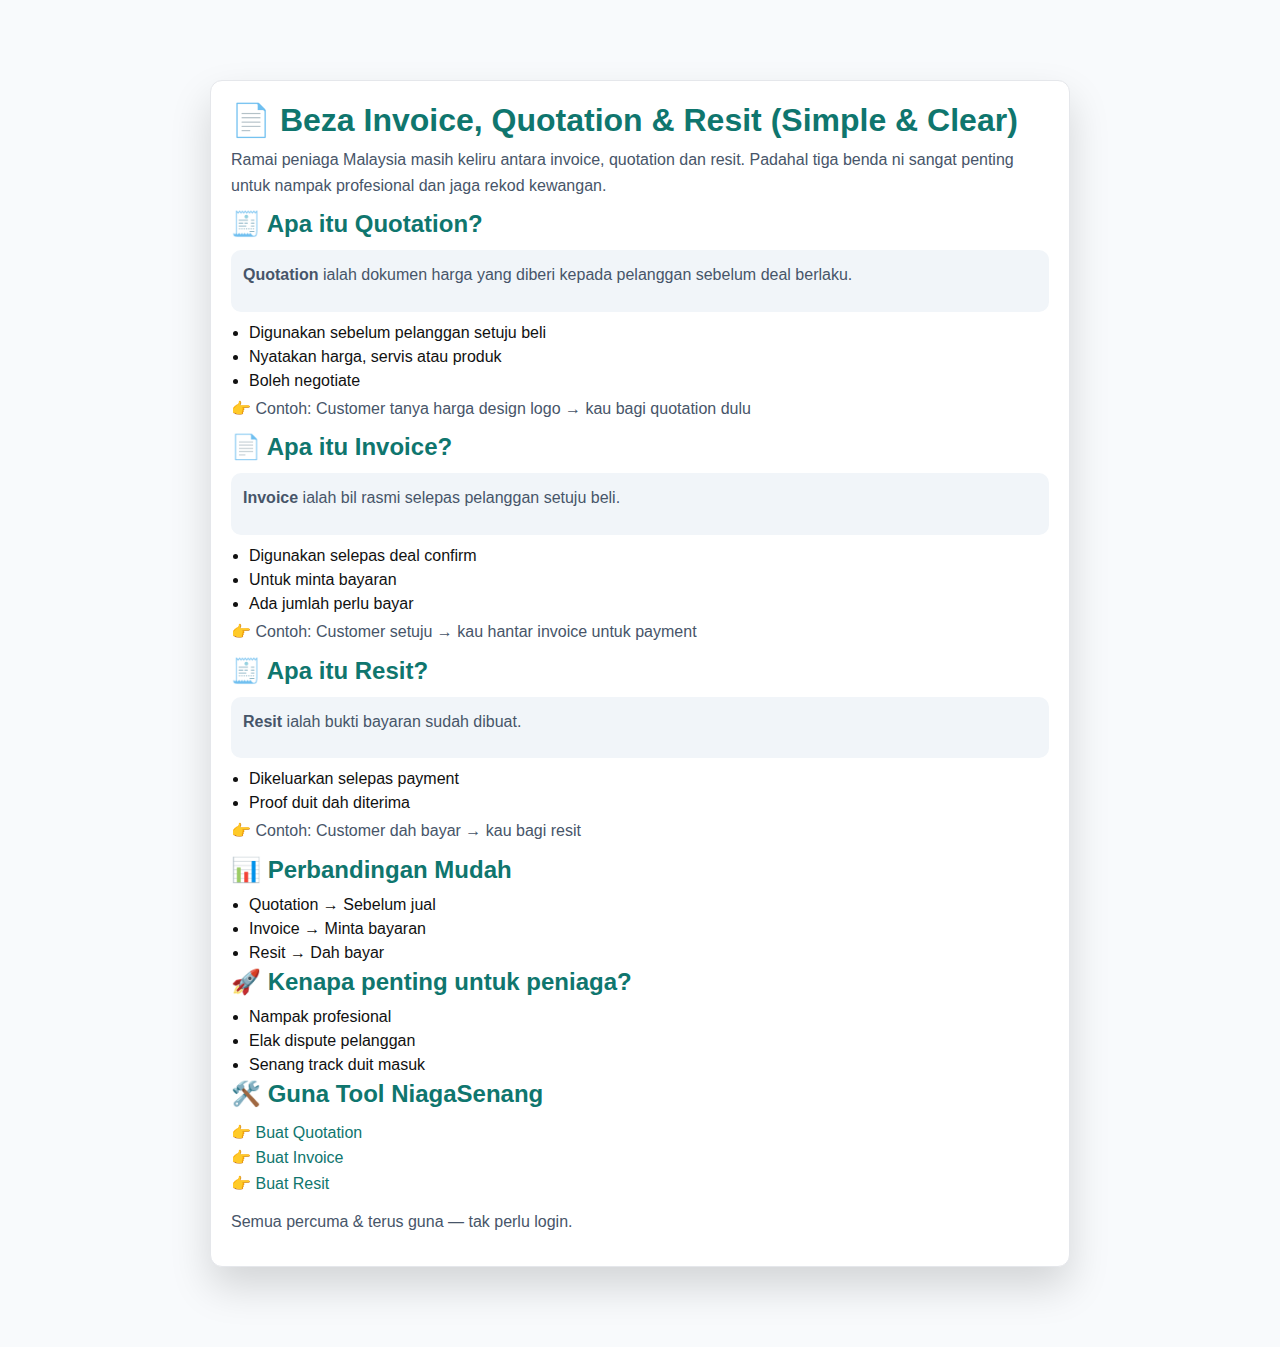
<file: beza-invoice-quotation-resit.html>
<!DOCTYPE html>
<html lang="ms">
<head>
<meta charset="UTF-8">
<meta name="viewport" content="width=device-width, initial-scale=1.0">

<title>Beza Invoice, Quotation & Resit (Panduan Peniaga Malaysia)</title>

<meta name="description" content="Ketahui beza invoice, quotation dan resit dengan mudah. Panduan lengkap untuk peniaga kecil Malaysia + contoh penggunaan sebenar.">

<link rel="stylesheet" href="css/style.css">

<style>
body{font-family:sans-serif;background:#f8fafc;margin:0;}
.container{max-width:900px;margin:auto;padding:20px;}
.card{background:#fff;padding:20px;border-radius:12px;border:1px solid #e5e7eb;}
h1,h2{color:#0f172a;}
p{color:#475569;line-height:1.7;}
.box{background:#f1f5f9;padding:12px;border-radius:10px;margin:12px 0;}
a{color:#2563eb;text-decoration:none;}
</style>

</head>

<body>

<div class="container">
<div class="card">

<h1>📄 Beza Invoice, Quotation & Resit (Simple & Clear)</h1>

<p>Ramai peniaga Malaysia masih keliru antara invoice, quotation dan resit. Padahal tiga benda ni sangat penting untuk nampak profesional dan jaga rekod kewangan.</p>

<h2>🧾 Apa itu Quotation?</h2>
<div class="box">
<p><strong>Quotation</strong> ialah dokumen harga yang diberi kepada pelanggan sebelum deal berlaku.</p>
</div>

<ul>
<li>Digunakan sebelum pelanggan setuju beli</li>
<li>Nyatakan harga, servis atau produk</li>
<li>Boleh negotiate</li>
</ul>

<p>👉 Contoh: Customer tanya harga design logo → kau bagi quotation dulu</p>

<h2>📄 Apa itu Invoice?</h2>
<div class="box">
<p><strong>Invoice</strong> ialah bil rasmi selepas pelanggan setuju beli.</p>
</div>

<ul>
<li>Digunakan selepas deal confirm</li>
<li>Untuk minta bayaran</li>
<li>Ada jumlah perlu bayar</li>
</ul>

<p>👉 Contoh: Customer setuju → kau hantar invoice untuk payment</p>

<h2>🧾 Apa itu Resit?</h2>
<div class="box">
<p><strong>Resit</strong> ialah bukti bayaran sudah dibuat.</p>
</div>

<ul>
<li>Dikeluarkan selepas payment</li>
<li>Proof duit dah diterima</li>
</ul>

<p>👉 Contoh: Customer dah bayar → kau bagi resit</p>

<h2>📊 Perbandingan Mudah</h2>

<ul>
<li>Quotation → Sebelum jual</li>
<li>Invoice → Minta bayaran</li>
<li>Resit → Dah bayar</li>
</ul>

<h2>🚀 Kenapa penting untuk peniaga?</h2>

<ul>
<li>Nampak profesional</li>
<li>Elak dispute pelanggan</li>
<li>Senang track duit masuk</li>
</ul>

<h2>🛠️ Guna Tool NiagaSenang</h2>

<p>
👉 <a href="quotation.html">Buat Quotation</a><br>
👉 <a href="invoice.html">Buat Invoice</a><br>
👉 <a href="resit.html">Buat Resit</a>
</p>

<p>Semua percuma & terus guna — tak perlu login.</p>

</div>
</div>

</body>
</html>
</file>
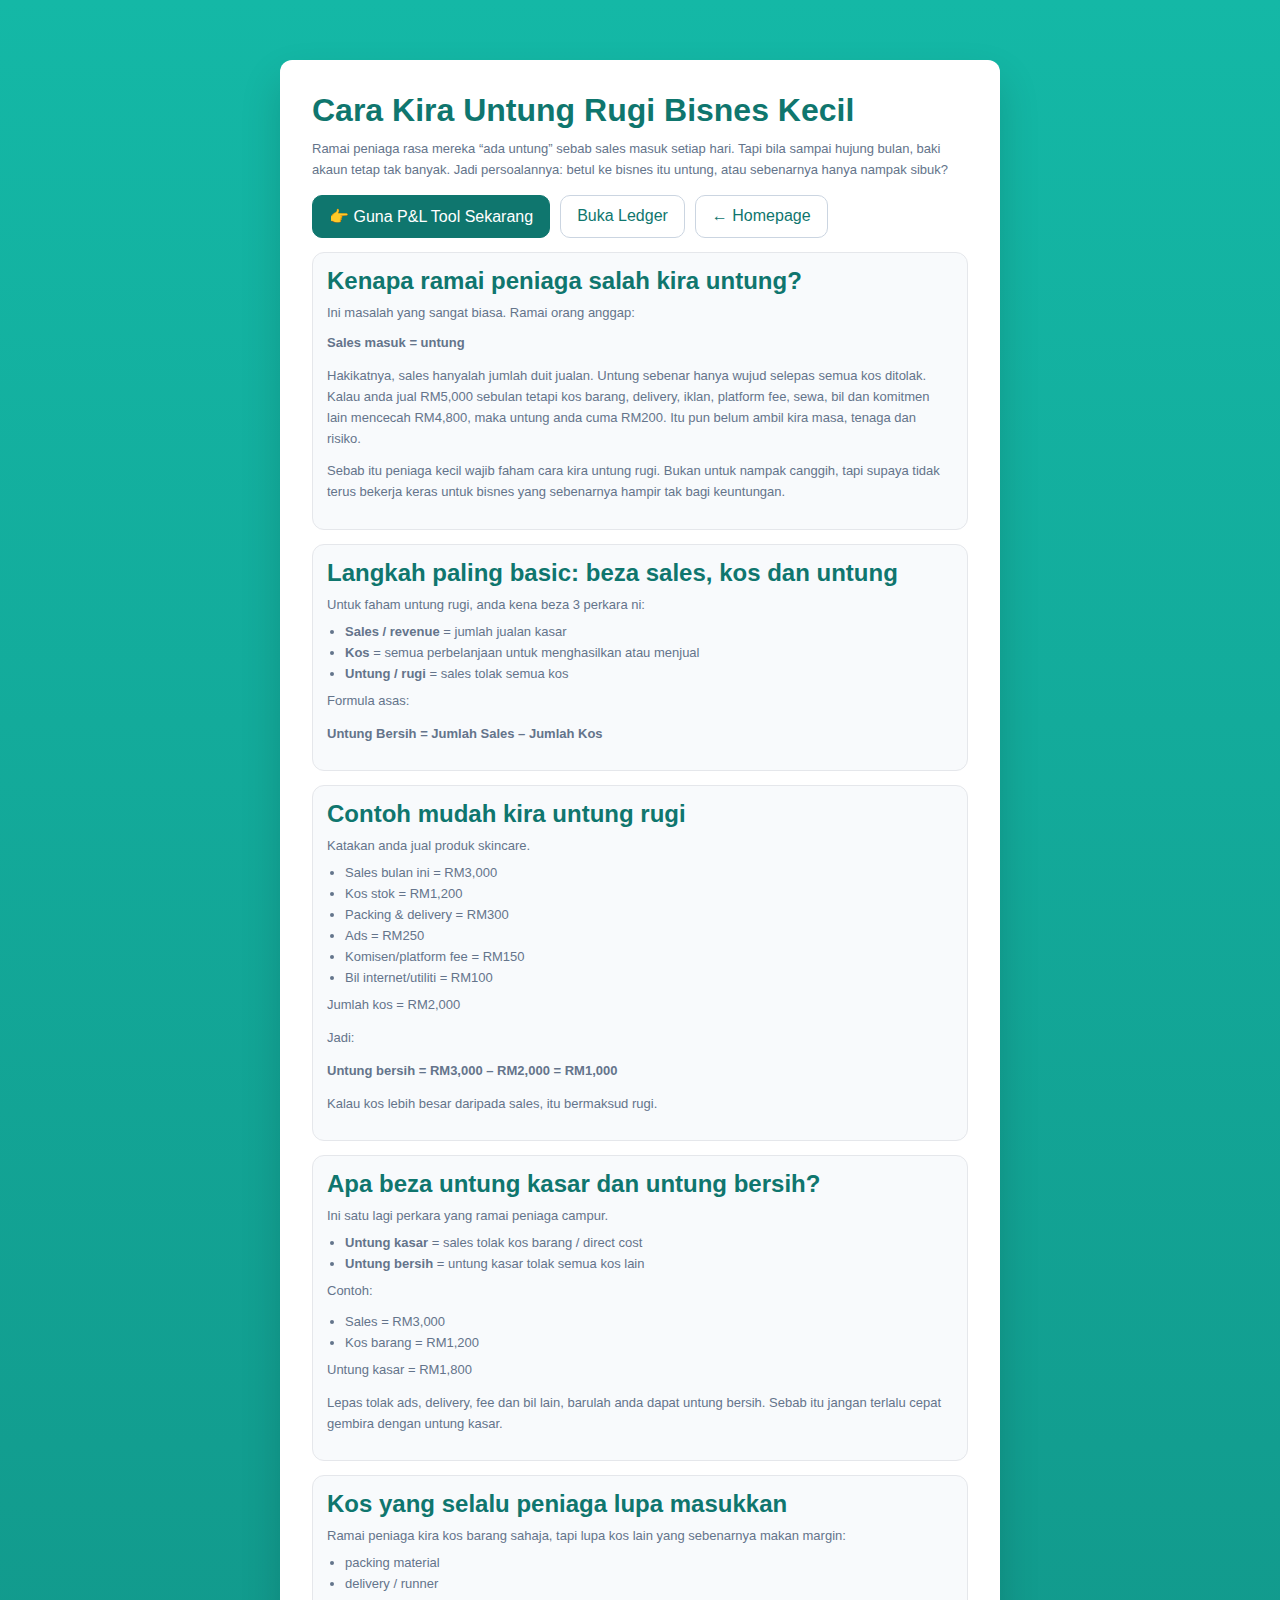
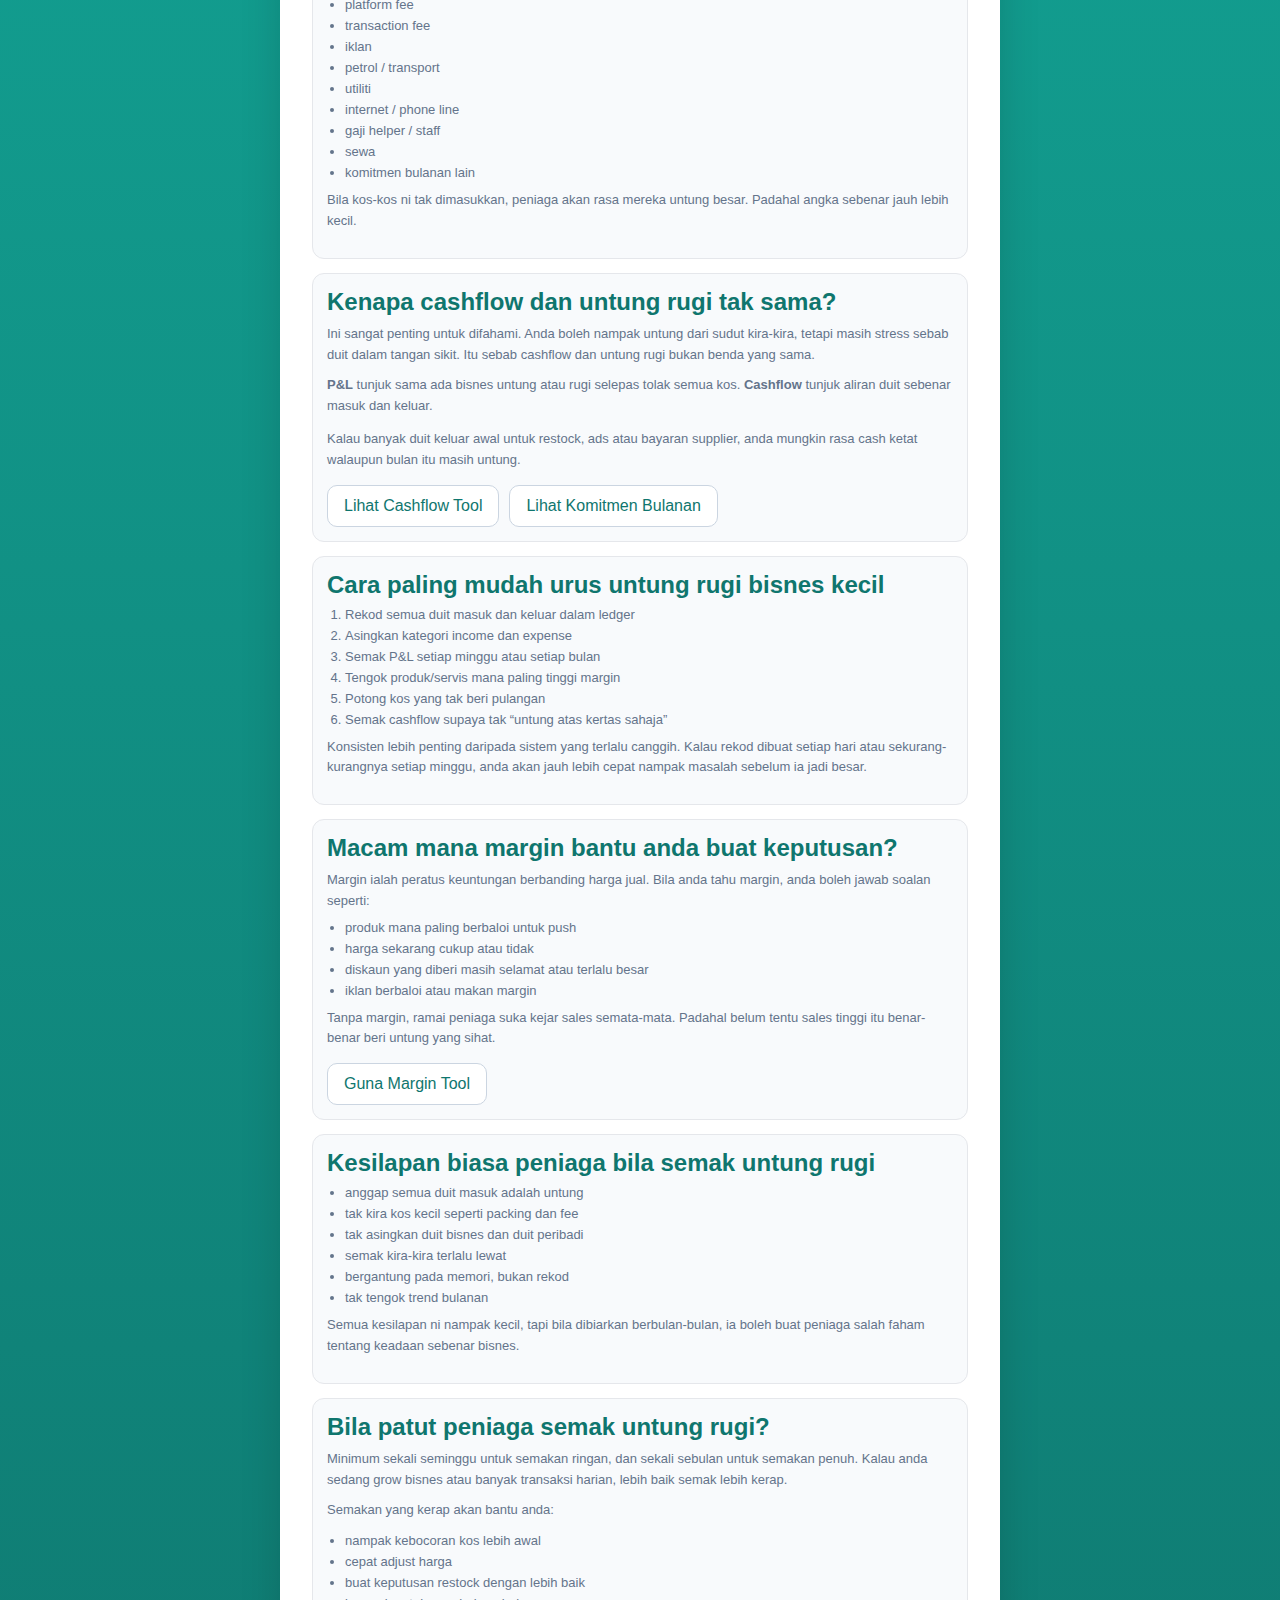
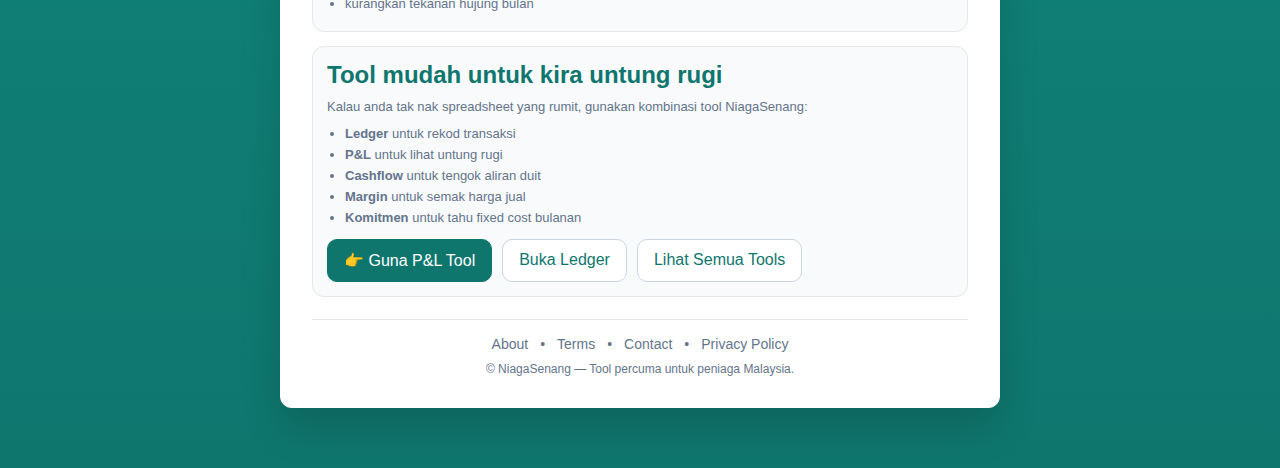
<file: cara-kira-untung-rugi-bisnes-kecil.html>
<!DOCTYPE html>
<html lang="ms">
<head>
  <meta charset="UTF-8" />
  <meta name="viewport" content="width=device-width, initial-scale=1.0" />
  <title>Cara Kira Untung Rugi Bisnes Kecil | Panduan Mudah Peniaga Malaysia</title>
  <meta name="description" content="Cara kira untung rugi bisnes kecil dengan mudah. Panduan lengkap untuk peniaga Malaysia: beza sales, untung kasar, untung bersih, cashflow, margin dan rekod kewangan.">
  <meta name="keywords" content="cara kira untung rugi bisnes kecil, untung rugi bisnes malaysia, cara kira profit bisnes, cashflow peniaga malaysia, rekod kewangan bisnes kecil">
  <link rel="canonical" href="https://niagasenang.pages.dev/cara-kira-untung-rugi-bisnes-kecil.html">
  <link rel="stylesheet" href="css/style.css">

  <script async src="https://www.googletagmanager.com/gtag/js?id=G-P81GM8SJWX"></script>
  <script>
    window.dataLayer = window.dataLayer || [];
    function gtag(){dataLayer.push(arguments);}
    gtag('js', new Date());
    gtag('config', 'G-P81GM8SJWX');
  </script>

  <style>
    .muted { color:#64748b; font-size:13px; }
    .small { color:#64748b; font-size:12px; }
    .box{
      background:#f8fafc;
      border:1px solid #e5e7eb;
      border-radius:12px;
      padding:14px;
      margin-top:14px;
    }
    .cta-row{
      display:flex;
      gap:10px;
      flex-wrap:wrap;
      margin-top:14px;
    }
    .btn-link{
      display:inline-block;
      text-decoration:none;
      padding:11px 16px;
      border-radius:10px;
      font-weight:700;
      border:1px solid #cbd5e1;
      background:#ffffff;
      color:#0f172a;
    }
    .btn-link.primary{
      background:#0f766e;
      color:#ffffff;
      border-color:#0f766e;
    }
    ul, ol{ margin:8px 0 0 18px; }
    li{ margin:6px 0; }
  </style>
</head>

<body>
  <div class="container">
    <div class="card">

      <h1 style="margin:0 0 10px 0;">Cara Kira Untung Rugi Bisnes Kecil</h1>
      <p class="muted" style="margin:0;">
        Ramai peniaga rasa mereka “ada untung” sebab sales masuk setiap hari. Tapi bila sampai hujung bulan,
        baki akaun tetap tak banyak. Jadi persoalannya: betul ke bisnes itu untung, atau sebenarnya hanya nampak sibuk?
      </p>

      <div class="cta-row">
        <a class="btn-link primary" href="pl.html">👉 Guna P&amp;L Tool Sekarang</a>
        <a class="btn-link" href="ledger.html">Buka Ledger</a>
        <a class="btn-link" href="index.html">← Homepage</a>
      </div>

      <div class="box">
        <h2 style="margin:0 0 8px 0;">Kenapa ramai peniaga salah kira untung?</h2>
        <p class="muted" style="margin:0;">
          Ini masalah yang sangat biasa. Ramai orang anggap:
        </p>
        <p class="muted" style="margin-top:10px;">
          <strong>Sales masuk = untung</strong>
        </p>
        <p class="muted" style="margin-top:10px;">
          Hakikatnya, sales hanyalah jumlah duit jualan. Untung sebenar hanya wujud selepas semua kos ditolak.
          Kalau anda jual RM5,000 sebulan tetapi kos barang, delivery, iklan, platform fee, sewa, bil dan komitmen lain
          mencecah RM4,800, maka untung anda cuma RM200. Itu pun belum ambil kira masa, tenaga dan risiko.
        </p>
        <p class="muted" style="margin-top:10px;">
          Sebab itu peniaga kecil wajib faham cara kira untung rugi. Bukan untuk nampak canggih, tapi supaya tidak terus
          bekerja keras untuk bisnes yang sebenarnya hampir tak bagi keuntungan.
        </p>
      </div>

      <div class="box">
        <h2 style="margin:0 0 8px 0;">Langkah paling basic: beza sales, kos dan untung</h2>
        <p class="muted" style="margin:0;">
          Untuk faham untung rugi, anda kena beza 3 perkara ni:
        </p>
        <ul class="muted">
          <li><strong>Sales / revenue</strong> = jumlah jualan kasar</li>
          <li><strong>Kos</strong> = semua perbelanjaan untuk menghasilkan atau menjual</li>
          <li><strong>Untung / rugi</strong> = sales tolak semua kos</li>
        </ul>
        <p class="muted" style="margin-top:10px;">
          Formula asas:
        </p>
        <p class="muted" style="margin-top:10px;">
          <strong>Untung Bersih = Jumlah Sales – Jumlah Kos</strong>
        </p>
      </div>

      <div class="box">
        <h2 style="margin:0 0 8px 0;">Contoh mudah kira untung rugi</h2>
        <p class="muted" style="margin:0;">
          Katakan anda jual produk skincare.
        </p>
        <ul class="muted">
          <li>Sales bulan ini = RM3,000</li>
          <li>Kos stok = RM1,200</li>
          <li>Packing & delivery = RM300</li>
          <li>Ads = RM250</li>
          <li>Komisen/platform fee = RM150</li>
          <li>Bil internet/utiliti = RM100</li>
        </ul>
        <p class="muted" style="margin-top:10px;">
          Jumlah kos = RM2,000
        </p>
        <p class="muted" style="margin-top:10px;">
          Jadi:
        </p>
        <p class="muted" style="margin-top:10px;">
          <strong>Untung bersih = RM3,000 – RM2,000 = RM1,000</strong>
        </p>
        <p class="muted" style="margin-top:10px;">
          Kalau kos lebih besar daripada sales, itu bermaksud rugi.
        </p>
      </div>

      <div class="box">
        <h2 style="margin:0 0 8px 0;">Apa beza untung kasar dan untung bersih?</h2>
        <p class="muted" style="margin:0;">
          Ini satu lagi perkara yang ramai peniaga campur.
        </p>
        <ul class="muted">
          <li><strong>Untung kasar</strong> = sales tolak kos barang / direct cost</li>
          <li><strong>Untung bersih</strong> = untung kasar tolak semua kos lain</li>
        </ul>
        <p class="muted" style="margin-top:10px;">
          Contoh:
        </p>
        <ul class="muted">
          <li>Sales = RM3,000</li>
          <li>Kos barang = RM1,200</li>
        </ul>
        <p class="muted" style="margin-top:10px;">
          Untung kasar = RM1,800
        </p>
        <p class="muted" style="margin-top:10px;">
          Lepas tolak ads, delivery, fee dan bil lain, barulah anda dapat untung bersih.
          Sebab itu jangan terlalu cepat gembira dengan untung kasar.
        </p>
      </div>

      <div class="box">
        <h2 style="margin:0 0 8px 0;">Kos yang selalu peniaga lupa masukkan</h2>
        <p class="muted" style="margin:0;">
          Ramai peniaga kira kos barang sahaja, tapi lupa kos lain yang sebenarnya makan margin:
        </p>
        <ul class="muted">
          <li>packing material</li>
          <li>delivery / runner</li>
          <li>platform fee</li>
          <li>transaction fee</li>
          <li>iklan</li>
          <li>petrol / transport</li>
          <li>utiliti</li>
          <li>internet / phone line</li>
          <li>gaji helper / staff</li>
          <li>sewa</li>
          <li>komitmen bulanan lain</li>
        </ul>
        <p class="muted" style="margin-top:10px;">
          Bila kos-kos ni tak dimasukkan, peniaga akan rasa mereka untung besar. Padahal angka sebenar jauh lebih kecil.
        </p>
      </div>

      <div class="box">
        <h2 style="margin:0 0 8px 0;">Kenapa cashflow dan untung rugi tak sama?</h2>
        <p class="muted" style="margin:0;">
          Ini sangat penting untuk difahami. Anda boleh nampak untung dari sudut kira-kira, tetapi masih stress sebab duit dalam tangan sikit.
          Itu sebab cashflow dan untung rugi bukan benda yang sama.
        </p>
        <p class="muted" style="margin-top:10px;">
          <strong>P&amp;L</strong> tunjuk sama ada bisnes untung atau rugi selepas tolak semua kos.  
          <strong>Cashflow</strong> tunjuk aliran duit sebenar masuk dan keluar.
        </p>
        <p class="muted" style="margin-top:10px;">
          Kalau banyak duit keluar awal untuk restock, ads atau bayaran supplier, anda mungkin rasa cash ketat walaupun bulan itu masih untung.
        </p>
        <div class="cta-row">
          <a class="btn-link" href="cashflow.html">Lihat Cashflow Tool</a>
          <a class="btn-link" href="commitment.html">Lihat Komitmen Bulanan</a>
        </div>
      </div>

      <div class="box">
        <h2 style="margin:0 0 8px 0;">Cara paling mudah urus untung rugi bisnes kecil</h2>
        <ol class="muted">
          <li>Rekod semua duit masuk dan keluar dalam ledger</li>
          <li>Asingkan kategori income dan expense</li>
          <li>Semak P&amp;L setiap minggu atau setiap bulan</li>
          <li>Tengok produk/servis mana paling tinggi margin</li>
          <li>Potong kos yang tak beri pulangan</li>
          <li>Semak cashflow supaya tak “untung atas kertas sahaja”</li>
        </ol>
        <p class="muted" style="margin-top:10px;">
          Konsisten lebih penting daripada sistem yang terlalu canggih. Kalau rekod dibuat setiap hari atau sekurang-kurangnya setiap minggu,
          anda akan jauh lebih cepat nampak masalah sebelum ia jadi besar.
        </p>
      </div>

      <div class="box">
        <h2 style="margin:0 0 8px 0;">Macam mana margin bantu anda buat keputusan?</h2>
        <p class="muted" style="margin:0;">
          Margin ialah peratus keuntungan berbanding harga jual. Bila anda tahu margin, anda boleh jawab soalan seperti:
        </p>
        <ul class="muted">
          <li>produk mana paling berbaloi untuk push</li>
          <li>harga sekarang cukup atau tidak</li>
          <li>diskaun yang diberi masih selamat atau terlalu besar</li>
          <li>iklan berbaloi atau makan margin</li>
        </ul>
        <p class="muted" style="margin-top:10px;">
          Tanpa margin, ramai peniaga suka kejar sales semata-mata. Padahal belum tentu sales tinggi itu benar-benar beri untung yang sihat.
        </p>
        <div class="cta-row">
          <a class="btn-link" href="margin.html">Guna Margin Tool</a>
        </div>
      </div>

      <div class="box">
        <h2 style="margin:0 0 8px 0;">Kesilapan biasa peniaga bila semak untung rugi</h2>
        <ul class="muted">
          <li>anggap semua duit masuk adalah untung</li>
          <li>tak kira kos kecil seperti packing dan fee</li>
          <li>tak asingkan duit bisnes dan duit peribadi</li>
          <li>semak kira-kira terlalu lewat</li>
          <li>bergantung pada memori, bukan rekod</li>
          <li>tak tengok trend bulanan</li>
        </ul>
        <p class="muted" style="margin-top:10px;">
          Semua kesilapan ni nampak kecil, tapi bila dibiarkan berbulan-bulan, ia boleh buat peniaga salah faham tentang keadaan sebenar bisnes.
        </p>
      </div>

      <div class="box">
        <h2 style="margin:0 0 8px 0;">Bila patut peniaga semak untung rugi?</h2>
        <p class="muted" style="margin:0;">
          Minimum sekali seminggu untuk semakan ringan, dan sekali sebulan untuk semakan penuh.
          Kalau anda sedang grow bisnes atau banyak transaksi harian, lebih baik semak lebih kerap.
        </p>
        <p class="muted" style="margin-top:10px;">
          Semakan yang kerap akan bantu anda:
        </p>
        <ul class="muted">
          <li>nampak kebocoran kos lebih awal</li>
          <li>cepat adjust harga</li>
          <li>buat keputusan restock dengan lebih baik</li>
          <li>kurangkan tekanan hujung bulan</li>
        </ul>
      </div>

      <div class="box">
        <h2 style="margin:0 0 8px 0;">Tool mudah untuk kira untung rugi</h2>
        <p class="muted" style="margin:0;">
          Kalau anda tak nak spreadsheet yang rumit, gunakan kombinasi tool NiagaSenang:
        </p>
        <ul class="muted">
          <li><strong>Ledger</strong> untuk rekod transaksi</li>
          <li><strong>P&amp;L</strong> untuk lihat untung rugi</li>
          <li><strong>Cashflow</strong> untuk tengok aliran duit</li>
          <li><strong>Margin</strong> untuk semak harga jual</li>
          <li><strong>Komitmen</strong> untuk tahu fixed cost bulanan</li>
        </ul>
        <div class="cta-row">
          <a class="btn-link primary" href="pl.html">👉 Guna P&amp;L Tool</a>
          <a class="btn-link" href="ledger.html">Buka Ledger</a>
          <a class="btn-link" href="index.html">Lihat Semua Tools</a>
        </div>
      </div>

      <div style="text-align:center;margin-top:22px;padding-top:16px;border-top:1px solid #e5e7eb;">
        <div style="display:flex;gap:12px;justify-content:center;flex-wrap:wrap;font-size:14px;color:#64748b;">
          <a href="about.html" style="color:#64748b;text-decoration:none;">About</a>
          <span>•</span>
          <a href="terms.html" style="color:#64748b;text-decoration:none;">Terms</a>
          <span>•</span>
          <a href="contact.html" style="color:#64748b;text-decoration:none;">Contact</a>
          <span>•</span>
          <a href="privacy.html" style="color:#64748b;text-decoration:none;">Privacy Policy</a>
        </div>
        <div class="small" style="margin-top:10px;">
          © NiagaSenang — Tool percuma untuk peniaga Malaysia.
        </div>
      </div>

    </div>
  </div>
</body>
</html>
</file>
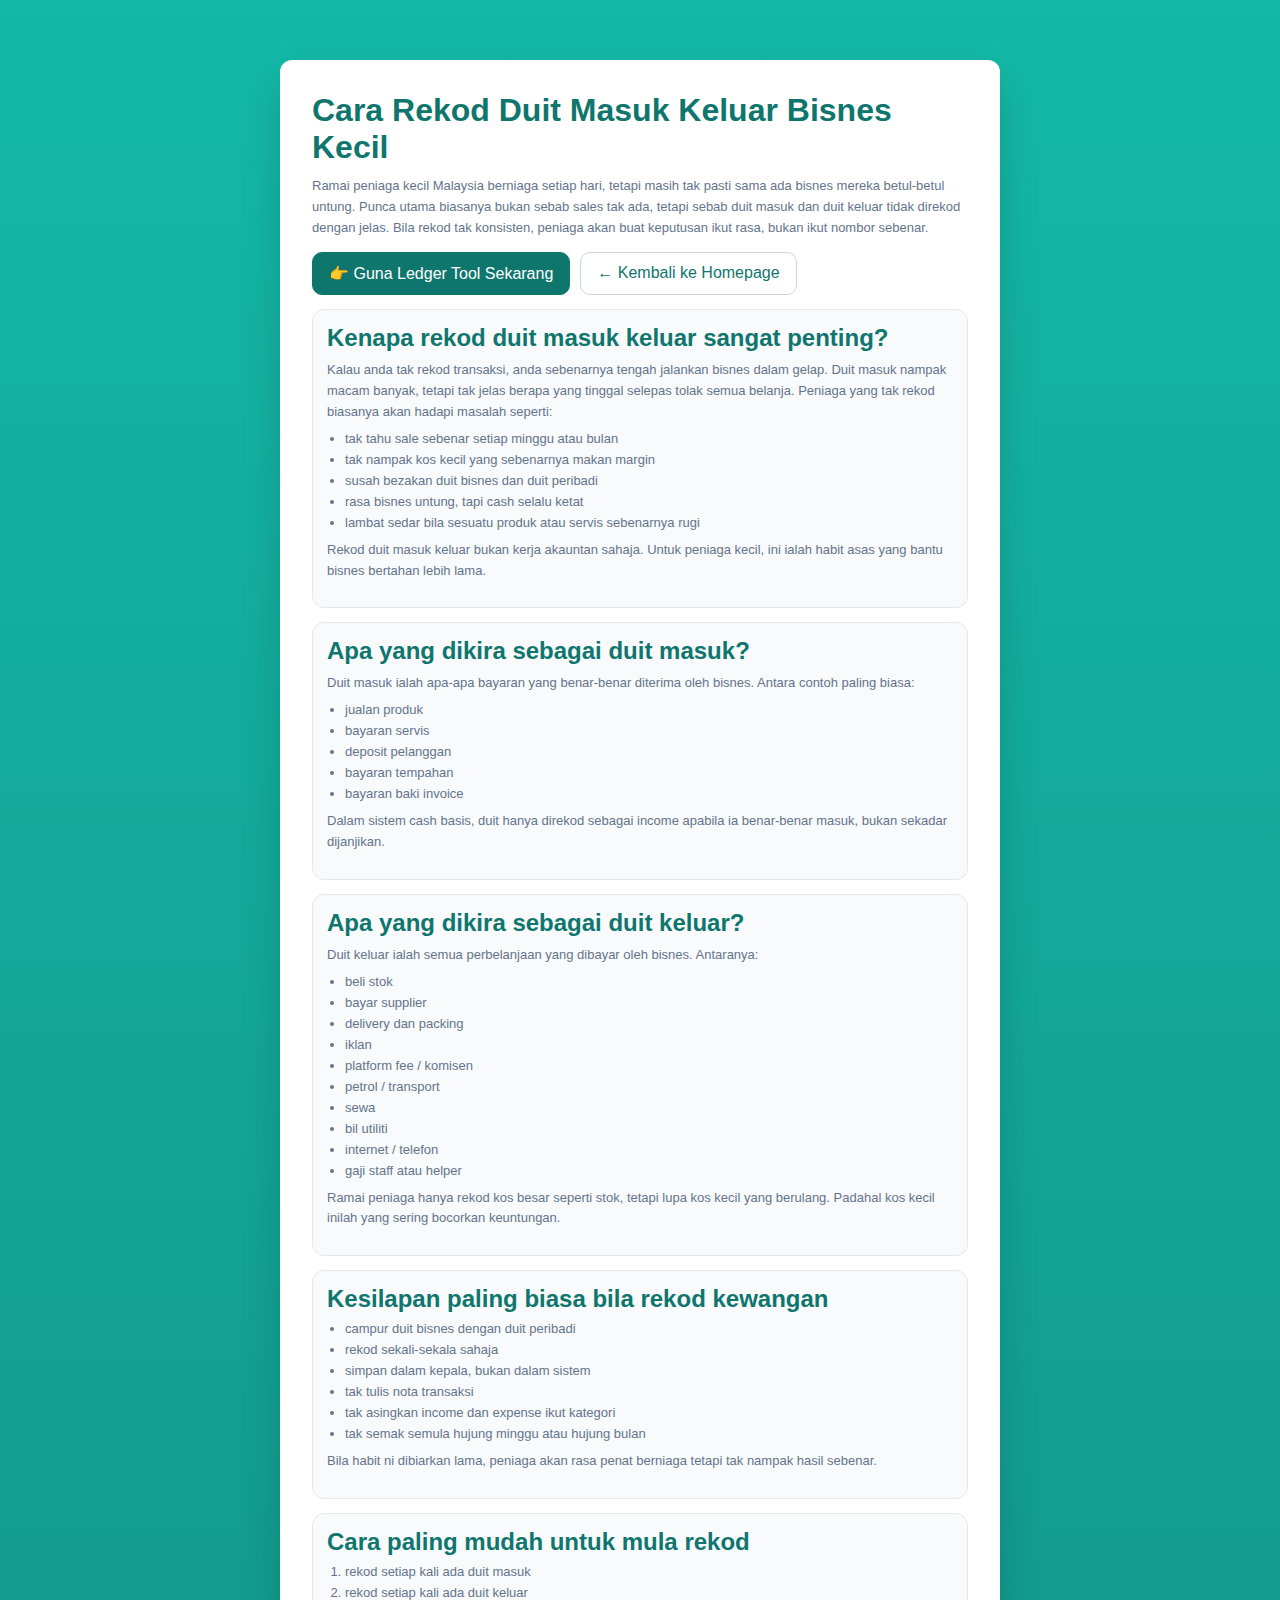
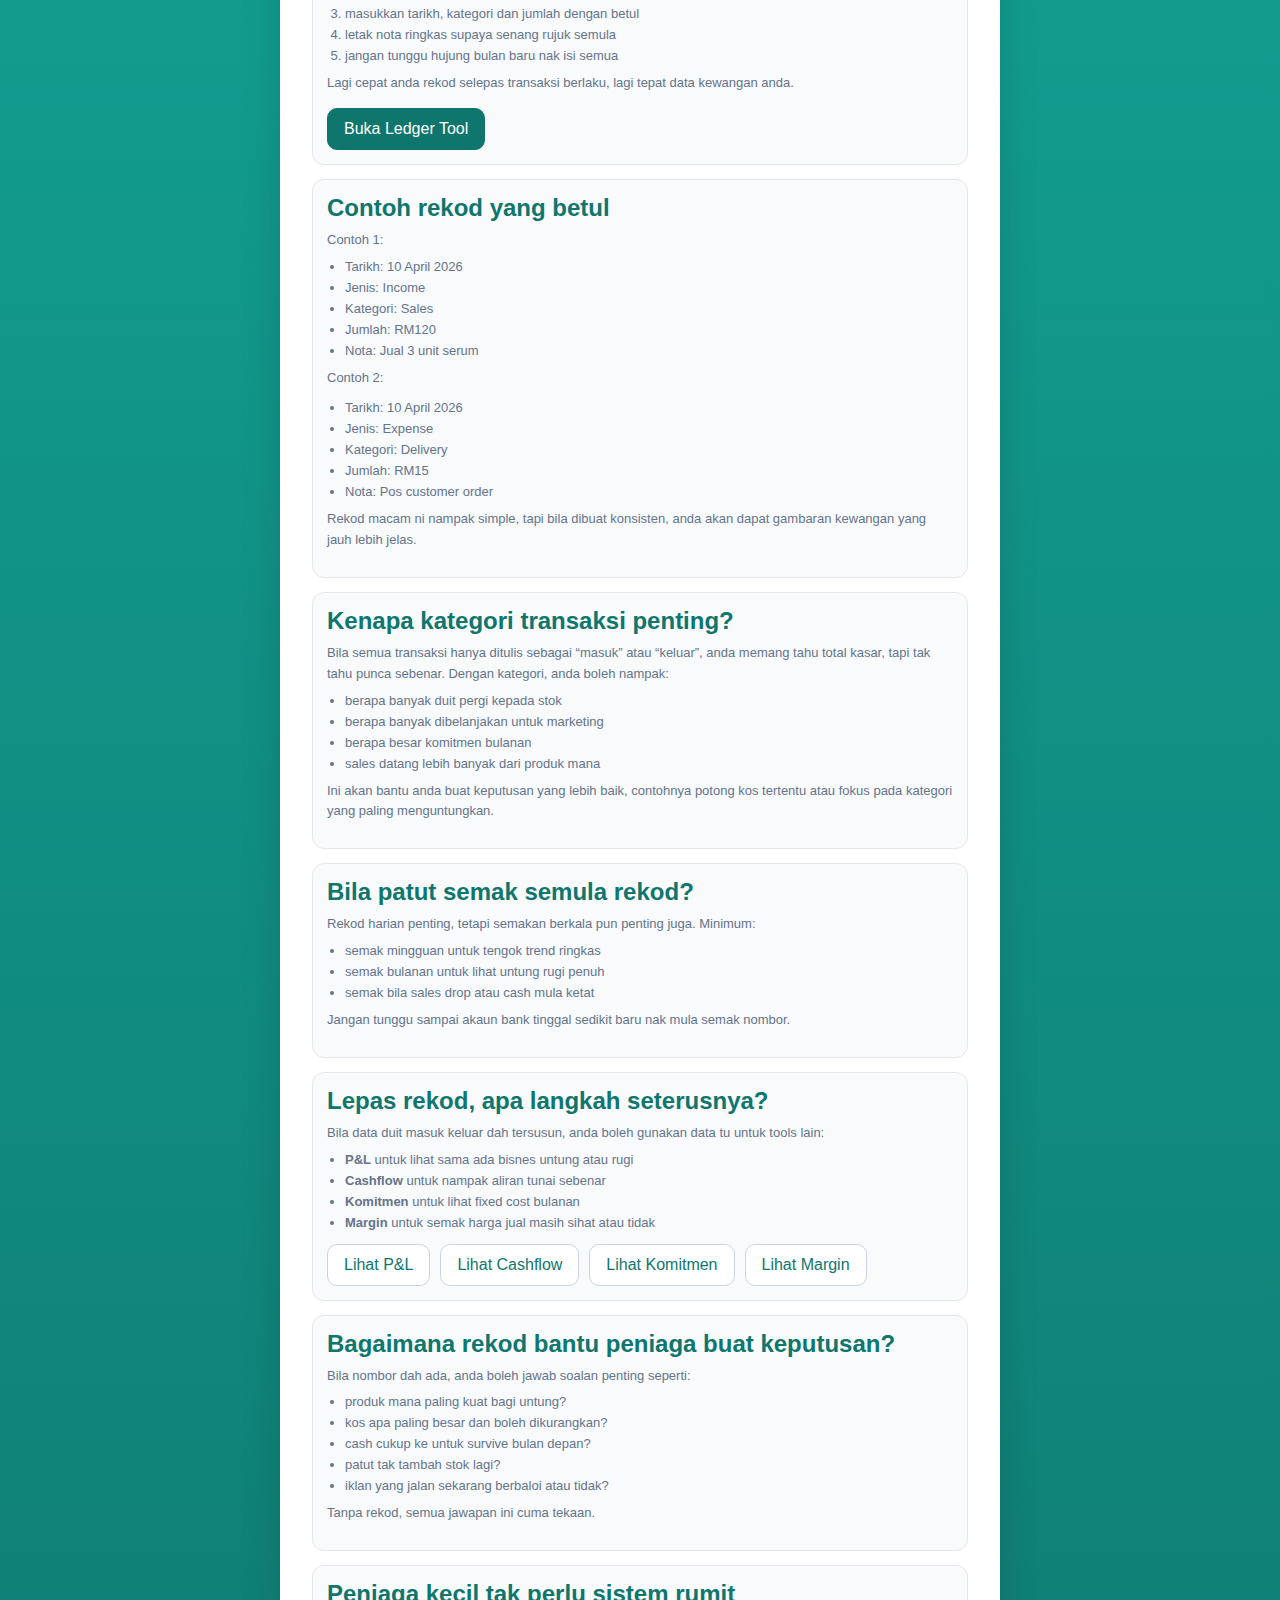
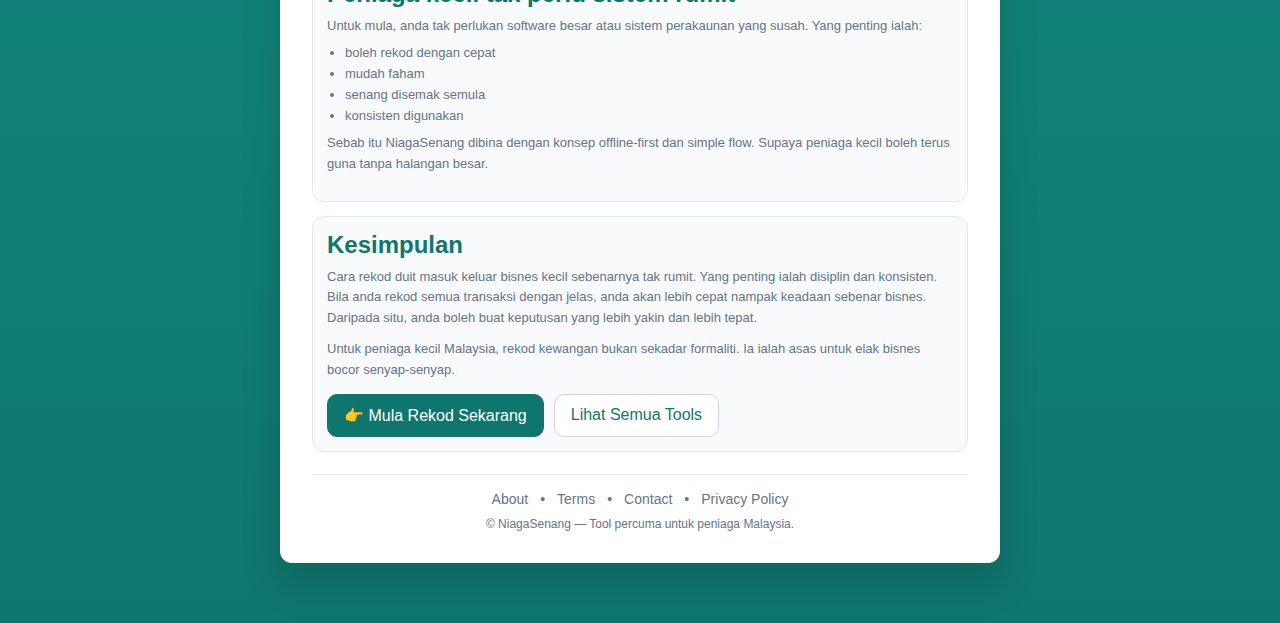
<file: cara-rekod-duit-masuk-keluar-bisnes-kecil.html>
<!DOCTYPE html>
<html lang="ms">
<head>
  <meta charset="UTF-8" />
  <meta name="viewport" content="width=device-width, initial-scale=1.0" />
  <title>Cara Rekod Duit Masuk Keluar Bisnes Kecil | Panduan Peniaga Malaysia</title>
  <meta name="description" content="Belajar cara rekod duit masuk keluar bisnes kecil dengan mudah. Panduan lengkap untuk peniaga Malaysia supaya lebih jelas tentang cashflow, untung rugi dan rekod kewangan.">
  <meta name="keywords" content="cara rekod duit masuk keluar, rekod kewangan bisnes kecil, ledger bisnes malaysia, cashflow peniaga kecil, rekod jualan dan belanja">
  <link rel="canonical" href="https://niagasenang.pages.dev/cara-rekod-duit-masuk-keluar-bisnes-kecil.html">
  <link rel="stylesheet" href="css/style.css">

  <!-- Google Analytics -->
  <script async src="https://www.googletagmanager.com/gtag/js?id=G-P81GM8SJWX"></script>
  <script>
    window.dataLayer = window.dataLayer || [];
    function gtag(){dataLayer.push(arguments);}
    gtag('js', new Date());
    gtag('config', 'G-P81GM8SJWX');
  </script>

  <style>
    .muted { color:#64748b; font-size:13px; }
    .small { color:#64748b; font-size:12px; }
    .box{
      background:#f8fafc;
      border:1px solid #e5e7eb;
      border-radius:12px;
      padding:14px;
      margin-top:14px;
    }
    .cta-row{
      display:flex;
      gap:10px;
      flex-wrap:wrap;
      margin-top:14px;
    }
    .btn-link{
      display:inline-block;
      text-decoration:none;
      padding:11px 16px;
      border-radius:10px;
      font-weight:700;
      border:1px solid #cbd5e1;
      background:#ffffff;
      color:#0f172a;
    }
    .btn-link.primary{
      background:#0f766e;
      color:#ffffff;
      border-color:#0f766e;
    }
    .btn-link:hover{ opacity:.95; }
    ul, ol{ margin:8px 0 0 18px; }
    li{ margin:6px 0; }
  </style>
</head>

<body>
  <div class="container">
    <div class="card">

      <h1 style="margin:0 0 10px 0;">Cara Rekod Duit Masuk Keluar Bisnes Kecil</h1>
      <p class="muted" style="margin:0;">
        Ramai peniaga kecil Malaysia berniaga setiap hari, tetapi masih tak pasti sama ada bisnes mereka betul-betul untung.
        Punca utama biasanya bukan sebab sales tak ada, tetapi sebab duit masuk dan duit keluar tidak direkod dengan jelas.
        Bila rekod tak konsisten, peniaga akan buat keputusan ikut rasa, bukan ikut nombor sebenar.
      </p>

      <div class="cta-row">
        <a class="btn-link primary" href="ledger.html">👉 Guna Ledger Tool Sekarang</a>
        <a class="btn-link" href="index.html">← Kembali ke Homepage</a>
      </div>

      <div class="box">
        <h2 style="margin:0 0 8px 0;">Kenapa rekod duit masuk keluar sangat penting?</h2>
        <p class="muted" style="margin:0;">
          Kalau anda tak rekod transaksi, anda sebenarnya tengah jalankan bisnes dalam gelap. Duit masuk nampak macam banyak,
          tetapi tak jelas berapa yang tinggal selepas tolak semua belanja. Peniaga yang tak rekod biasanya akan hadapi masalah seperti:
        </p>
        <ul class="muted">
          <li>tak tahu sale sebenar setiap minggu atau bulan</li>
          <li>tak nampak kos kecil yang sebenarnya makan margin</li>
          <li>susah bezakan duit bisnes dan duit peribadi</li>
          <li>rasa bisnes untung, tapi cash selalu ketat</li>
          <li>lambat sedar bila sesuatu produk atau servis sebenarnya rugi</li>
        </ul>
        <p class="muted" style="margin-top:10px;">
          Rekod duit masuk keluar bukan kerja akauntan sahaja. Untuk peniaga kecil, ini ialah habit asas yang bantu bisnes bertahan lebih lama.
        </p>
      </div>

      <div class="box">
        <h2 style="margin:0 0 8px 0;">Apa yang dikira sebagai duit masuk?</h2>
        <p class="muted" style="margin:0;">
          Duit masuk ialah apa-apa bayaran yang benar-benar diterima oleh bisnes. Antara contoh paling biasa:
        </p>
        <ul class="muted">
          <li>jualan produk</li>
          <li>bayaran servis</li>
          <li>deposit pelanggan</li>
          <li>bayaran tempahan</li>
          <li>bayaran baki invoice</li>
        </ul>
        <p class="muted" style="margin-top:10px;">
          Dalam sistem cash basis, duit hanya direkod sebagai income apabila ia benar-benar masuk, bukan sekadar dijanjikan.
        </p>
      </div>

      <div class="box">
        <h2 style="margin:0 0 8px 0;">Apa yang dikira sebagai duit keluar?</h2>
        <p class="muted" style="margin:0;">
          Duit keluar ialah semua perbelanjaan yang dibayar oleh bisnes. Antaranya:
        </p>
        <ul class="muted">
          <li>beli stok</li>
          <li>bayar supplier</li>
          <li>delivery dan packing</li>
          <li>iklan</li>
          <li>platform fee / komisen</li>
          <li>petrol / transport</li>
          <li>sewa</li>
          <li>bil utiliti</li>
          <li>internet / telefon</li>
          <li>gaji staff atau helper</li>
        </ul>
        <p class="muted" style="margin-top:10px;">
          Ramai peniaga hanya rekod kos besar seperti stok, tetapi lupa kos kecil yang berulang. Padahal kos kecil inilah yang sering bocorkan keuntungan.
        </p>
      </div>

      <div class="box">
        <h2 style="margin:0 0 8px 0;">Kesilapan paling biasa bila rekod kewangan</h2>
        <ul class="muted">
          <li>campur duit bisnes dengan duit peribadi</li>
          <li>rekod sekali-sekala sahaja</li>
          <li>simpan dalam kepala, bukan dalam sistem</li>
          <li>tak tulis nota transaksi</li>
          <li>tak asingkan income dan expense ikut kategori</li>
          <li>tak semak semula hujung minggu atau hujung bulan</li>
        </ul>
        <p class="muted" style="margin-top:10px;">
          Bila habit ni dibiarkan lama, peniaga akan rasa penat berniaga tetapi tak nampak hasil sebenar.
        </p>
      </div>

      <div class="box">
        <h2 style="margin:0 0 8px 0;">Cara paling mudah untuk mula rekod</h2>
        <ol class="muted">
          <li>rekod setiap kali ada duit masuk</li>
          <li>rekod setiap kali ada duit keluar</li>
          <li>masukkan tarikh, kategori dan jumlah dengan betul</li>
          <li>letak nota ringkas supaya senang rujuk semula</li>
          <li>jangan tunggu hujung bulan baru nak isi semua</li>
        </ol>
        <p class="muted" style="margin-top:10px;">
          Lagi cepat anda rekod selepas transaksi berlaku, lagi tepat data kewangan anda.
        </p>
        <div class="cta-row">
          <a class="btn-link primary" href="ledger.html">Buka Ledger Tool</a>
        </div>
      </div>

      <div class="box">
        <h2 style="margin:0 0 8px 0;">Contoh rekod yang betul</h2>
        <p class="muted" style="margin:0;">
          Contoh 1:
        </p>
        <ul class="muted">
          <li>Tarikh: 10 April 2026</li>
          <li>Jenis: Income</li>
          <li>Kategori: Sales</li>
          <li>Jumlah: RM120</li>
          <li>Nota: Jual 3 unit serum</li>
        </ul>
        <p class="muted" style="margin-top:10px;">
          Contoh 2:
        </p>
        <ul class="muted">
          <li>Tarikh: 10 April 2026</li>
          <li>Jenis: Expense</li>
          <li>Kategori: Delivery</li>
          <li>Jumlah: RM15</li>
          <li>Nota: Pos customer order</li>
        </ul>
        <p class="muted" style="margin-top:10px;">
          Rekod macam ni nampak simple, tapi bila dibuat konsisten, anda akan dapat gambaran kewangan yang jauh lebih jelas.
        </p>
      </div>

      <div class="box">
        <h2 style="margin:0 0 8px 0;">Kenapa kategori transaksi penting?</h2>
        <p class="muted" style="margin:0;">
          Bila semua transaksi hanya ditulis sebagai “masuk” atau “keluar”, anda memang tahu total kasar, tapi tak tahu punca sebenar.
          Dengan kategori, anda boleh nampak:
        </p>
        <ul class="muted">
          <li>berapa banyak duit pergi kepada stok</li>
          <li>berapa banyak dibelanjakan untuk marketing</li>
          <li>berapa besar komitmen bulanan</li>
          <li>sales datang lebih banyak dari produk mana</li>
        </ul>
        <p class="muted" style="margin-top:10px;">
          Ini akan bantu anda buat keputusan yang lebih baik, contohnya potong kos tertentu atau fokus pada kategori yang paling menguntungkan.
        </p>
      </div>

      <div class="box">
        <h2 style="margin:0 0 8px 0;">Bila patut semak semula rekod?</h2>
        <p class="muted" style="margin:0;">
          Rekod harian penting, tetapi semakan berkala pun penting juga. Minimum:
        </p>
        <ul class="muted">
          <li>semak mingguan untuk tengok trend ringkas</li>
          <li>semak bulanan untuk lihat untung rugi penuh</li>
          <li>semak bila sales drop atau cash mula ketat</li>
        </ul>
        <p class="muted" style="margin-top:10px;">
          Jangan tunggu sampai akaun bank tinggal sedikit baru nak mula semak nombor.
        </p>
      </div>

      <div class="box">
        <h2 style="margin:0 0 8px 0;">Lepas rekod, apa langkah seterusnya?</h2>
        <p class="muted" style="margin:0;">
          Bila data duit masuk keluar dah tersusun, anda boleh gunakan data tu untuk tools lain:
        </p>
        <ul class="muted">
          <li><strong>P&amp;L</strong> untuk lihat sama ada bisnes untung atau rugi</li>
          <li><strong>Cashflow</strong> untuk nampak aliran tunai sebenar</li>
          <li><strong>Komitmen</strong> untuk lihat fixed cost bulanan</li>
          <li><strong>Margin</strong> untuk semak harga jual masih sihat atau tidak</li>
        </ul>
        <div class="cta-row">
          <a class="btn-link" href="pl.html">Lihat P&amp;L</a>
          <a class="btn-link" href="cashflow.html">Lihat Cashflow</a>
          <a class="btn-link" href="commitment.html">Lihat Komitmen</a>
          <a class="btn-link" href="margin.html">Lihat Margin</a>
        </div>
      </div>

      <div class="box">
        <h2 style="margin:0 0 8px 0;">Bagaimana rekod bantu peniaga buat keputusan?</h2>
        <p class="muted" style="margin:0;">
          Bila nombor dah ada, anda boleh jawab soalan penting seperti:
        </p>
        <ul class="muted">
          <li>produk mana paling kuat bagi untung?</li>
          <li>kos apa paling besar dan boleh dikurangkan?</li>
          <li>cash cukup ke untuk survive bulan depan?</li>
          <li>patut tak tambah stok lagi?</li>
          <li>iklan yang jalan sekarang berbaloi atau tidak?</li>
        </ul>
        <p class="muted" style="margin-top:10px;">
          Tanpa rekod, semua jawapan ini cuma tekaan.
        </p>
      </div>

      <div class="box">
        <h2 style="margin:0 0 8px 0;">Peniaga kecil tak perlu sistem rumit</h2>
        <p class="muted" style="margin:0;">
          Untuk mula, anda tak perlukan software besar atau sistem perakaunan yang susah. Yang penting ialah:
        </p>
        <ul class="muted">
          <li>boleh rekod dengan cepat</li>
          <li>mudah faham</li>
          <li>senang disemak semula</li>
          <li>konsisten digunakan</li>
        </ul>
        <p class="muted" style="margin-top:10px;">
          Sebab itu NiagaSenang dibina dengan konsep offline-first dan simple flow. Supaya peniaga kecil boleh terus guna tanpa halangan besar.
        </p>
      </div>

      <div class="box">
        <h2 style="margin:0 0 8px 0;">Kesimpulan</h2>
        <p class="muted" style="margin:0;">
          Cara rekod duit masuk keluar bisnes kecil sebenarnya tak rumit. Yang penting ialah disiplin dan konsisten.
          Bila anda rekod semua transaksi dengan jelas, anda akan lebih cepat nampak keadaan sebenar bisnes.
          Daripada situ, anda boleh buat keputusan yang lebih yakin dan lebih tepat.
        </p>
        <p class="muted" style="margin-top:10px;">
          Untuk peniaga kecil Malaysia, rekod kewangan bukan sekadar formaliti. Ia ialah asas untuk elak bisnes bocor senyap-senyap.
        </p>
        <div class="cta-row">
          <a class="btn-link primary" href="ledger.html">👉 Mula Rekod Sekarang</a>
          <a class="btn-link" href="index.html">Lihat Semua Tools</a>
        </div>
      </div>

      <div style="text-align:center;margin-top:22px;padding-top:16px;border-top:1px solid #e5e7eb;">
        <div style="display:flex;gap:12px;justify-content:center;flex-wrap:wrap;font-size:14px;color:#64748b;">
          <a href="about.html" style="color:#64748b;text-decoration:none;">About</a>
          <span>•</span>
          <a href="terms.html" style="color:#64748b;text-decoration:none;">Terms</a>
          <span>•</span>
          <a href="contact.html" style="color:#64748b;text-decoration:none;">Contact</a>
          <span>•</span>
          <a href="privacy.html" style="color:#64748b;text-decoration:none;">Privacy Policy</a>
        </div>
        <div class="small" style="margin-top:10px;">
          © NiagaSenang — Tool percuma untuk peniaga Malaysia.
        </div>
      </div>

    </div>
  </div>
</body>
</html>
</file>
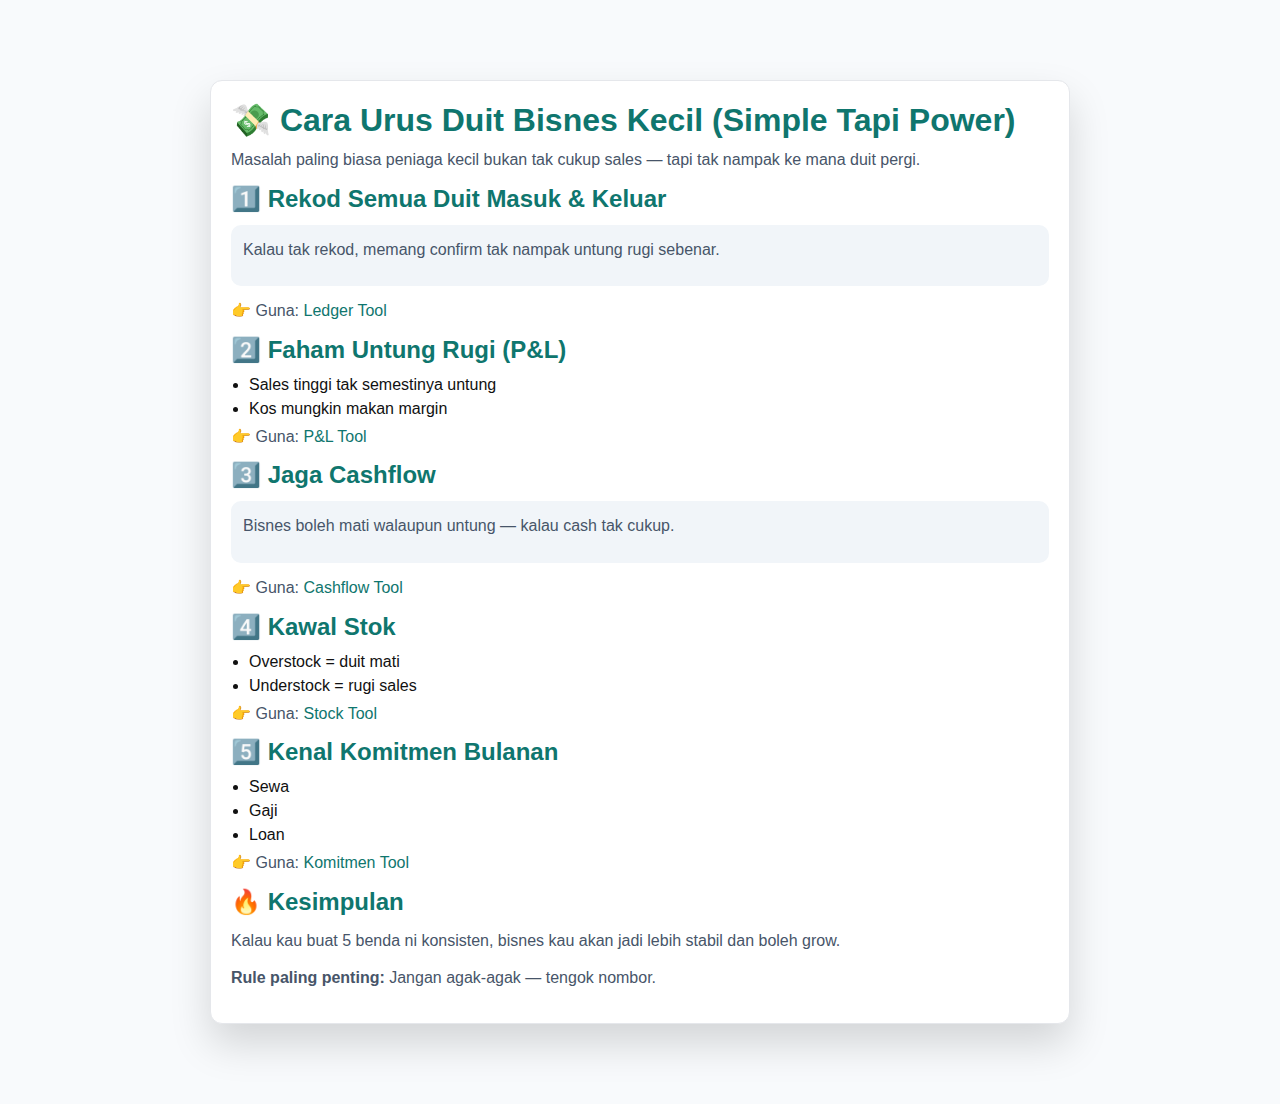
<file: cara-urus-duit-bisnes-kecil.html>
<!DOCTYPE html>
<html lang="ms">
<head>
<meta charset="UTF-8">
<meta name="viewport" content="width=device-width, initial-scale=1.0">

<title>Cara Urus Duit Bisnes Kecil (Panduan Simple Peniaga Malaysia)</title>

<meta name="description" content="Panduan lengkap cara urus duit bisnes kecil: cashflow, untung rugi, stok dan komitmen. Sesuai untuk peniaga baru.">

<link rel="stylesheet" href="css/style.css">

<style>
body{font-family:sans-serif;background:#f8fafc;margin:0;}
.container{max-width:900px;margin:auto;padding:20px;}
.card{background:#fff;padding:20px;border-radius:12px;border:1px solid #e5e7eb;}
h1,h2{color:#0f172a;}
p{color:#475569;line-height:1.7;}
.box{background:#f1f5f9;padding:12px;border-radius:10px;margin:12px 0;}
a{color:#2563eb;text-decoration:none;}
</style>

</head>

<body>

<div class="container">
<div class="card">

<h1>💸 Cara Urus Duit Bisnes Kecil (Simple Tapi Power)</h1>

<p>Masalah paling biasa peniaga kecil bukan tak cukup sales — tapi tak nampak ke mana duit pergi.</p>

<h2>1️⃣ Rekod Semua Duit Masuk & Keluar</h2>

<div class="box">
<p>Kalau tak rekod, memang confirm tak nampak untung rugi sebenar.</p>
</div>

<p>👉 Guna: <a href="ledger.html">Ledger Tool</a></p>

<h2>2️⃣ Faham Untung Rugi (P&L)</h2>

<ul>
<li>Sales tinggi tak semestinya untung</li>
<li>Kos mungkin makan margin</li>
</ul>

<p>👉 Guna: <a href="pl.html">P&L Tool</a></p>

<h2>3️⃣ Jaga Cashflow</h2>

<div class="box">
<p>Bisnes boleh mati walaupun untung — kalau cash tak cukup.</p>
</div>

<p>👉 Guna: <a href="cashflow.html">Cashflow Tool</a></p>

<h2>4️⃣ Kawal Stok</h2>

<ul>
<li>Overstock = duit mati</li>
<li>Understock = rugi sales</li>
</ul>

<p>👉 Guna: <a href="stock.html">Stock Tool</a></p>

<h2>5️⃣ Kenal Komitmen Bulanan</h2>

<ul>
<li>Sewa</li>
<li>Gaji</li>
<li>Loan</li>
</ul>

<p>👉 Guna: <a href="commitment.html">Komitmen Tool</a></p>

<h2>🔥 Kesimpulan</h2>

<p>Kalau kau buat 5 benda ni konsisten, bisnes kau akan jadi lebih stabil dan boleh grow.</p>

<p><strong>Rule paling penting:</strong> Jangan agak-agak — tengok nombor.</p>

</div>
</div>

</body>
</html>
</file>
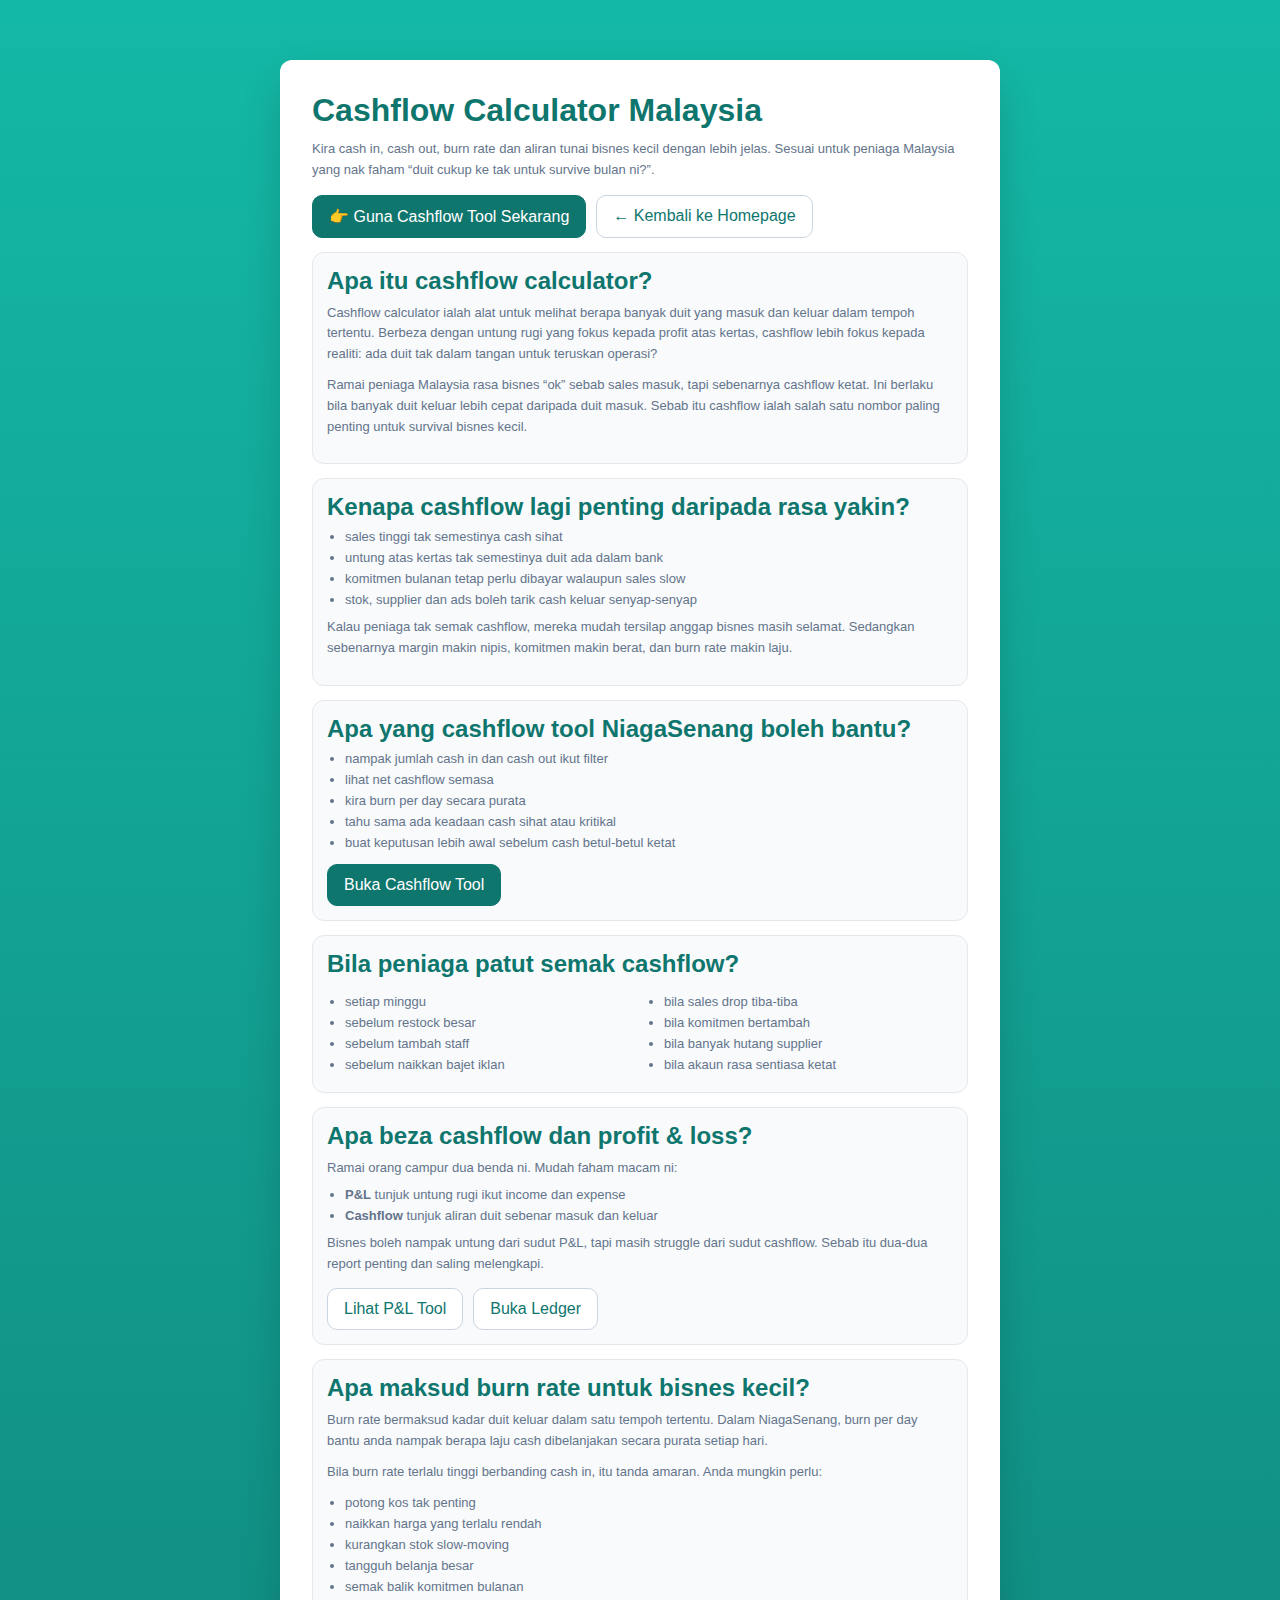
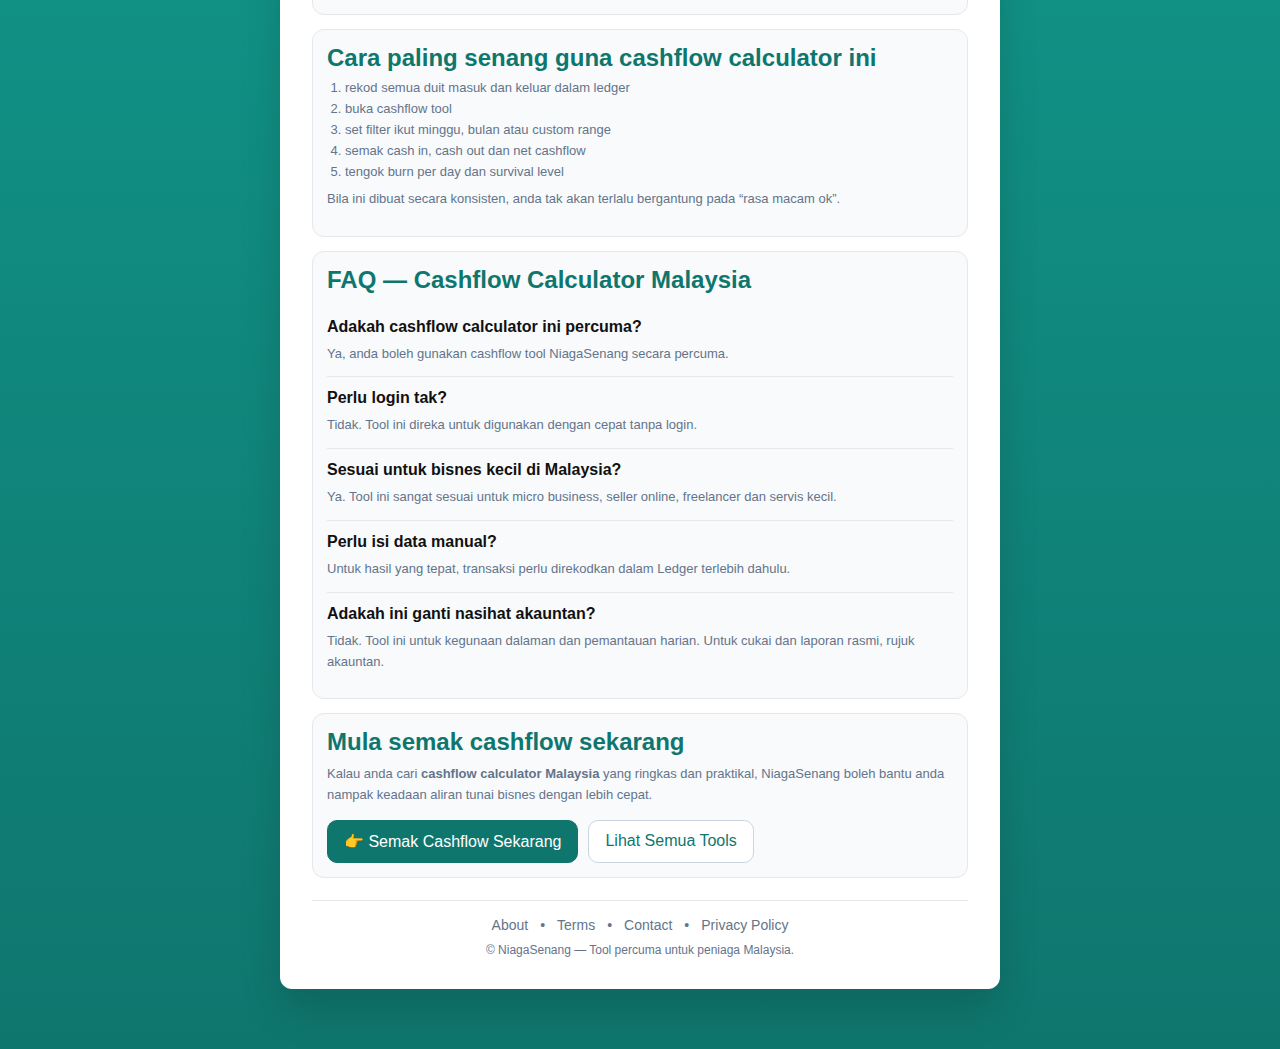
<file: cashflow-calculator-malaysia.html>
<!DOCTYPE html>
<html lang="ms">
<head>
  <meta charset="UTF-8" />
  <meta name="viewport" content="width=device-width, initial-scale=1.0" />
  <title>Cashflow Calculator Malaysia | Kira Aliran Tunai Bisnes Kecil</title>
  <meta name="description" content="Cashflow calculator Malaysia untuk peniaga kecil dan bisnes mikro. Kira cash in, cash out, burn rate dan survival view dengan tool percuma NiagaSenang.">
  <meta name="keywords" content="cashflow calculator malaysia, kira cashflow bisnes, cash flow tool malaysia, aliran tunai bisnes kecil, cash basis malaysia">
  <link rel="canonical" href="https://niagasenang.pages.dev/cashflow-calculator-malaysia.html">
  <link rel="stylesheet" href="css/style.css">

  <script async src="https://www.googletagmanager.com/gtag/js?id=G-P81GM8SJWX"></script>
  <script>
    window.dataLayer = window.dataLayer || [];
    function gtag(){dataLayer.push(arguments);}
    gtag('js', new Date());
    gtag('config', 'G-P81GM8SJWX');
  </script>

  <style>
    .muted { color:#64748b; font-size:13px; }
    .small { color:#64748b; font-size:12px; }
    .box{
      background:#f8fafc;
      border:1px solid #e5e7eb;
      border-radius:12px;
      padding:14px;
      margin-top:14px;
    }
    .grid-2{ display:grid; grid-template-columns:1fr 1fr; gap:12px; }
    .cta-row{
      display:flex;
      gap:10px;
      flex-wrap:wrap;
      margin-top:14px;
    }
    .btn-link{
      display:inline-block;
      text-decoration:none;
      padding:11px 16px;
      border-radius:10px;
      font-weight:700;
      border:1px solid #cbd5e1;
      background:#ffffff;
      color:#0f172a;
    }
    .btn-link.primary{
      background:#0f766e;
      color:#ffffff;
      border-color:#0f766e;
    }
    .btn-link:hover{ opacity:.95; }
    ul, ol{ margin:8px 0 0 18px; }
    li{ margin:6px 0; }
    .faq-item{
      padding:12px 0;
      border-bottom:1px solid #e5e7eb;
    }
    @media (max-width: 768px){
      .grid-2{ grid-template-columns:1fr; }
    }
  </style>
</head>

<body>
  <div class="container">
    <div class="card">

      <h1 style="margin:0 0 10px 0;">Cashflow Calculator Malaysia</h1>
      <p class="muted" style="margin:0;">
        Kira cash in, cash out, burn rate dan aliran tunai bisnes kecil dengan lebih jelas.
        Sesuai untuk peniaga Malaysia yang nak faham “duit cukup ke tak untuk survive bulan ni?”.
      </p>

      <div class="cta-row">
        <a class="btn-link primary" href="cashflow.html">👉 Guna Cashflow Tool Sekarang</a>
        <a class="btn-link" href="index.html">← Kembali ke Homepage</a>
      </div>

      <div class="box">
        <h2 style="margin:0 0 8px 0;">Apa itu cashflow calculator?</h2>
        <p class="muted" style="margin:0;">
          Cashflow calculator ialah alat untuk melihat berapa banyak duit yang masuk dan keluar dalam tempoh tertentu.
          Berbeza dengan untung rugi yang fokus kepada profit atas kertas, cashflow lebih fokus kepada realiti:
          ada duit tak dalam tangan untuk teruskan operasi?
        </p>
        <p class="muted" style="margin-top:10px;">
          Ramai peniaga Malaysia rasa bisnes “ok” sebab sales masuk, tapi sebenarnya cashflow ketat.
          Ini berlaku bila banyak duit keluar lebih cepat daripada duit masuk. Sebab itu cashflow ialah salah satu nombor
          paling penting untuk survival bisnes kecil.
        </p>
      </div>

      <div class="box">
        <h2 style="margin:0 0 8px 0;">Kenapa cashflow lagi penting daripada rasa yakin?</h2>
        <ul class="muted">
          <li>sales tinggi tak semestinya cash sihat</li>
          <li>untung atas kertas tak semestinya duit ada dalam bank</li>
          <li>komitmen bulanan tetap perlu dibayar walaupun sales slow</li>
          <li>stok, supplier dan ads boleh tarik cash keluar senyap-senyap</li>
        </ul>
        <p class="muted" style="margin-top:10px;">
          Kalau peniaga tak semak cashflow, mereka mudah tersilap anggap bisnes masih selamat.
          Sedangkan sebenarnya margin makin nipis, komitmen makin berat, dan burn rate makin laju.
        </p>
      </div>

      <div class="box">
        <h2 style="margin:0 0 8px 0;">Apa yang cashflow tool NiagaSenang boleh bantu?</h2>
        <ul class="muted">
          <li>nampak jumlah cash in dan cash out ikut filter</li>
          <li>lihat net cashflow semasa</li>
          <li>kira burn per day secara purata</li>
          <li>tahu sama ada keadaan cash sihat atau kritikal</li>
          <li>buat keputusan lebih awal sebelum cash betul-betul ketat</li>
        </ul>
        <div class="cta-row">
          <a class="btn-link primary" href="cashflow.html">Buka Cashflow Tool</a>
        </div>
      </div>

      <div class="box">
        <h2 style="margin:0 0 8px 0;">Bila peniaga patut semak cashflow?</h2>
        <div class="grid-2">
          <div>
            <ul class="muted">
              <li>setiap minggu</li>
              <li>sebelum restock besar</li>
              <li>sebelum tambah staff</li>
              <li>sebelum naikkan bajet iklan</li>
            </ul>
          </div>
          <div>
            <ul class="muted">
              <li>bila sales drop tiba-tiba</li>
              <li>bila komitmen bertambah</li>
              <li>bila banyak hutang supplier</li>
              <li>bila akaun rasa sentiasa ketat</li>
            </ul>
          </div>
        </div>
      </div>

      <div class="box">
        <h2 style="margin:0 0 8px 0;">Apa beza cashflow dan profit &amp; loss?</h2>
        <p class="muted" style="margin:0;">
          Ramai orang campur dua benda ni. Mudah faham macam ni:
        </p>
        <ul class="muted">
          <li><strong>P&amp;L</strong> tunjuk untung rugi ikut income dan expense</li>
          <li><strong>Cashflow</strong> tunjuk aliran duit sebenar masuk dan keluar</li>
        </ul>
        <p class="muted" style="margin-top:10px;">
          Bisnes boleh nampak untung dari sudut P&amp;L, tapi masih struggle dari sudut cashflow.
          Sebab itu dua-dua report penting dan saling melengkapi.
        </p>
        <div class="cta-row">
          <a class="btn-link" href="pl.html">Lihat P&amp;L Tool</a>
          <a class="btn-link" href="ledger.html">Buka Ledger</a>
        </div>
      </div>

      <div class="box">
        <h2 style="margin:0 0 8px 0;">Apa maksud burn rate untuk bisnes kecil?</h2>
        <p class="muted" style="margin:0;">
          Burn rate bermaksud kadar duit keluar dalam satu tempoh tertentu. Dalam NiagaSenang, burn per day
          bantu anda nampak berapa laju cash dibelanjakan secara purata setiap hari.
        </p>
        <p class="muted" style="margin-top:10px;">
          Bila burn rate terlalu tinggi berbanding cash in, itu tanda amaran. Anda mungkin perlu:
        </p>
        <ul class="muted">
          <li>potong kos tak penting</li>
          <li>naikkan harga yang terlalu rendah</li>
          <li>kurangkan stok slow-moving</li>
          <li>tangguh belanja besar</li>
          <li>semak balik komitmen bulanan</li>
        </ul>
      </div>

      <div class="box">
        <h2 style="margin:0 0 8px 0;">Cara paling senang guna cashflow calculator ini</h2>
        <ol class="muted">
          <li>rekod semua duit masuk dan keluar dalam ledger</li>
          <li>buka cashflow tool</li>
          <li>set filter ikut minggu, bulan atau custom range</li>
          <li>semak cash in, cash out dan net cashflow</li>
          <li>tengok burn per day dan survival level</li>
        </ol>
        <p class="muted" style="margin-top:10px;">
          Bila ini dibuat secara konsisten, anda tak akan terlalu bergantung pada “rasa macam ok”.
        </p>
      </div>

      <div class="box">
        <h2 style="margin:0 0 12px 0;">FAQ — Cashflow Calculator Malaysia</h2>

        <div class="faq-item">
          <strong>Adakah cashflow calculator ini percuma?</strong>
          <p class="muted" style="margin:8px 0 0 0;">
            Ya, anda boleh gunakan cashflow tool NiagaSenang secara percuma.
          </p>
        </div>

        <div class="faq-item">
          <strong>Perlu login tak?</strong>
          <p class="muted" style="margin:8px 0 0 0;">
            Tidak. Tool ini direka untuk digunakan dengan cepat tanpa login.
          </p>
        </div>

        <div class="faq-item">
          <strong>Sesuai untuk bisnes kecil di Malaysia?</strong>
          <p class="muted" style="margin:8px 0 0 0;">
            Ya. Tool ini sangat sesuai untuk micro business, seller online, freelancer dan servis kecil.
          </p>
        </div>

        <div class="faq-item">
          <strong>Perlu isi data manual?</strong>
          <p class="muted" style="margin:8px 0 0 0;">
            Untuk hasil yang tepat, transaksi perlu direkodkan dalam Ledger terlebih dahulu.
          </p>
        </div>

        <div class="faq-item" style="border-bottom:0;">
          <strong>Adakah ini ganti nasihat akauntan?</strong>
          <p class="muted" style="margin:8px 0 0 0;">
            Tidak. Tool ini untuk kegunaan dalaman dan pemantauan harian. Untuk cukai dan laporan rasmi, rujuk akauntan.
          </p>
        </div>
      </div>

      <div class="box">
        <h2 style="margin:0 0 8px 0;">Mula semak cashflow sekarang</h2>
        <p class="muted" style="margin:0;">
          Kalau anda cari <strong>cashflow calculator Malaysia</strong> yang ringkas dan praktikal, NiagaSenang boleh bantu anda
          nampak keadaan aliran tunai bisnes dengan lebih cepat.
        </p>
        <div class="cta-row">
          <a class="btn-link primary" href="cashflow.html">👉 Semak Cashflow Sekarang</a>
          <a class="btn-link" href="index.html">Lihat Semua Tools</a>
        </div>
      </div>

      <div style="text-align:center;margin-top:22px;padding-top:16px;border-top:1px solid #e5e7eb;">
        <div style="display:flex;gap:12px;justify-content:center;flex-wrap:wrap;font-size:14px;color:#64748b;">
          <a href="about.html" style="color:#64748b;text-decoration:none;">About</a>
          <span>•</span>
          <a href="terms.html" style="color:#64748b;text-decoration:none;">Terms</a>
          <span>•</span>
          <a href="contact.html" style="color:#64748b;text-decoration:none;">Contact</a>
          <span>•</span>
          <a href="privacy.html" style="color:#64748b;text-decoration:none;">Privacy Policy</a>
        </div>
        <div class="small" style="margin-top:10px;">
          © NiagaSenang — Tool percuma untuk peniaga Malaysia.
        </div>
      </div>

    </div>
  </div>

  <script type="application/ld+json">
  {
    "@context":"https://schema.org",
    "@type":"FAQPage",
    "mainEntity":[
      {
        "@type":"Question",
        "name":"Adakah cashflow calculator ini percuma?",
        "acceptedAnswer":{"@type":"Answer","text":"Ya, anda boleh gunakan cashflow tool NiagaSenang secara percuma."}
      },
      {
        "@type":"Question",
        "name":"Perlu login tak?",
        "acceptedAnswer":{"@type":"Answer","text":"Tidak. Tool ini direka untuk digunakan dengan cepat tanpa login."}
      },
      {
        "@type":"Question",
        "name":"Sesuai untuk bisnes kecil di Malaysia?",
        "acceptedAnswer":{"@type":"Answer","text":"Ya. Tool ini sangat sesuai untuk micro business, seller online, freelancer dan servis kecil."}
      },
      {
        "@type":"Question",
        "name":"Perlu isi data manual?",
        "acceptedAnswer":{"@type":"Answer","text":"Untuk hasil yang tepat, transaksi perlu direkodkan dalam Ledger terlebih dahulu."}
      },
      {
        "@type":"Question",
        "name":"Adakah ini ganti nasihat akauntan?",
        "acceptedAnswer":{"@type":"Answer","text":"Tidak. Tool ini untuk kegunaan dalaman dan pemantauan harian. Untuk cukai dan laporan rasmi, rujuk akauntan."}
      }
    ]
  }
  </script>
</body>
</html>
</file>
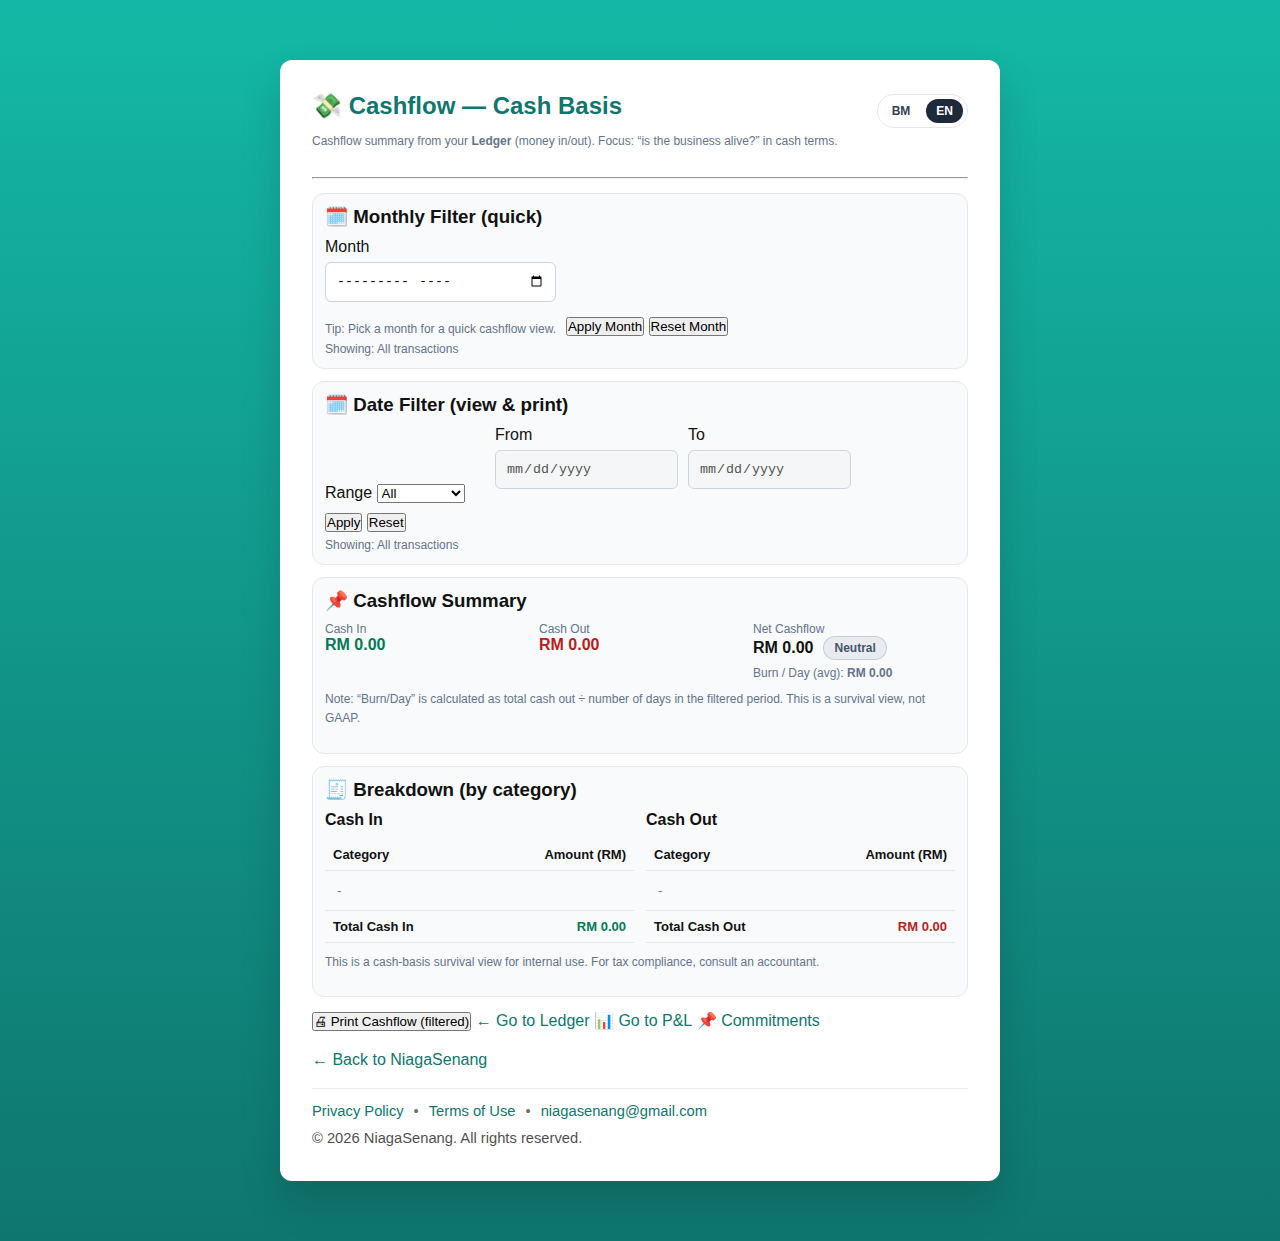
<file: cashflow.html>
<!DOCTYPE html>
<html lang="ms">
<head>
  <meta charset="UTF-8" />
  <meta name="viewport" content="width=device-width, initial-scale=1.0" />
  <title>Cashflow (Cash Basis) | NiagaSenang</title>
  <meta name="description" content="Cashflow cash basis percuma untuk peniaga Malaysia. Auto kira Net Cash In/Out, bulan/range, survival pill. Offline-first.">

  <link rel="stylesheet" href="css/style.css">

  <!-- Google Analytics -->
  <script async src="https://www.googletagmanager.com/gtag/js?id=G-P81GM8SJWX"></script>
  <script>
    window.dataLayer = window.dataLayer || [];
    function gtag(){dataLayer.push(arguments);}
    gtag('js', new Date());
    gtag('config', 'G-P81GM8SJWX');
  </script>

  <style>
    .grid-2 { display:grid; grid-template-columns:1fr 1fr; gap:12px; }
    .grid-3 { display:grid; grid-template-columns:1fr 1fr 1fr; gap:12px; }
    .small { font-size:12px; color:#64748b; }
    .muted { color:#64748b; font-size:13px; }

    .box{
      background:#f8fafc;
      border:1px solid #e5e7eb;
      border-radius:12px;
      padding:12px;
      margin-top:12px;
    }

    table { width:100%; border-collapse:collapse; margin-top:10px; }
    th, td { padding:8px; border-bottom:1px solid #e5e7eb; font-size:14px; vertical-align:top; }
    th { text-align:left; background:#f8fafc; font-size:13px; }
    .right { text-align:right; }

    .pill{
      display:inline-block;
      padding:4px 10px;
      border-radius:999px;
      font-size:12px;
      border:1px solid #e5e7eb;
      background:#f8fafc;
      line-height:1.2;
      font-weight:800;
    }
    .pill.ok{
      background: rgba(4,120,87,.10);
      border-color: rgba(4,120,87,.25);
      color:#047857;
    }
    .pill.warn{
      background: rgba(245,158,11,.12);
      border-color: rgba(245,158,11,.25);
      color:#b45309;
    }
    .pill.bad{
      background: rgba(185,28,28,.10);
      border-color: rgba(185,28,28,.25);
      color:#b91c1c;
    }
    .pill.neutral{
      background: rgba(100,116,139,.10);
      border-color: rgba(100,116,139,.25);
      color:#475569;
    }

    .incomeTxt { color:#047857; font-weight:800; }
    .expenseTxt { color:#b91c1c; font-weight:800; }

    /* ===== Top header row (title + language toggle) ===== */
    .top-row{
      display:flex;
      align-items:flex-start;
      justify-content:space-between;
      gap:10px;
    }
    .lang-toggle{
      display:flex;
      gap:6px;
      padding:4px;
      border:1px solid #e5e7eb;
      border-radius:999px;
      background:#ffffff;
      flex:0 0 auto;
      margin-top:2px;
    }
    .lang-btn{
      border:0;
      background:transparent;
      padding:6px 10px;
      border-radius:999px;
      font-weight:800;
      font-size:12px;
      cursor:pointer;
      color:#334155;
      line-height:1;
    }
    .lang-btn.active{
      background:#1e293b;
      color:#ffffff;
    }

    /* Filter UI */
    .filter-row{
      display:flex;
      flex-wrap:wrap;
      gap:10px;
      align-items:end;
      margin-top:10px;
    }
    .filter-row > div{ min-width: 160px; }
    .hint { font-size:12px; color:#64748b; margin-top:6px; }

    /* Month filter UI */
    .month-row{
      display:flex;
      flex-wrap:wrap;
      gap:10px;
      align-items:end;
      margin-top:10px;
    }
    .month-row > div{ min-width: 160px; }

    /* Print */
    .print-header{
      display:none;
      margin-bottom:12px;
      padding-bottom:10px;
      border-bottom:1px solid #e5e7eb;
    }
    .print-header h1{
      margin:0;
      font-size:18px;
      letter-spacing:.2px;
    }
    .print-meta{
      margin-top:6px;
      font-size:12px;
      color:#334155;
      display:flex;
      flex-wrap:wrap;
      gap:14px;
    }
    .print-meta span{
      display:inline-block;
      padding:4px 8px;
      border:1px solid #e5e7eb;
      border-radius:999px;
      background:#f8fafc;
    }

    @media print{
      .btn, .btn-secondary, button, input, select, textarea,
      a[href="index.html"], .lang-toggle { display:none !important; }
      body { background:#fff !important; }
      .card { box-shadow:none !important; border:0 !important; }
      .print-header { display:block !important; }
      th, td { font-size:12px; padding:6px; }
      thead { display: table-header-group; }
      tr { page-break-inside: avoid; }
      .container { max-width: 100% !important; }
      .ns-footer{ display:none !important; } /* ✅ hide footer when print */
    }

    /* ===== Standard footer (inside .card) ===== */
    .ns-footer{
      margin-top: 16px;
      padding-top: 12px;
      border-top: 1px solid rgba(0,0,0,0.08);
      font-size: 0.92rem;
      line-height: 1.4;
    }
    .ns-footer__links{
      display: flex;
      flex-wrap: wrap;
      gap: 10px;
      align-items: center;
    }
    .ns-footer__links a{ text-decoration: none; }
    .ns-footer__links a:hover{ text-decoration: underline; }
    .ns-footer__sep{ opacity: 0.6; }
    .ns-footer__copy{
      margin-top: 6px;
      opacity: 0.75;
    }
  </style>
</head>

<body>
<div class="container">
<div class="card">

  <!-- PRINT ONLY HEADER -->
  <div class="print-header">
    <h1 id="phTitle">NiagaSenang — Cashflow (Cash Basis)</h1>
    <div class="print-meta">
      <span id="phBiz">Bisnes: -</span>
      <span id="phPeriod">Tempoh: -</span>
      <span id="phPrinted">Dicetak: -</span>
    </div>
  </div>

  <!-- Top row: title + lang toggle -->
  <div class="top-row">
    <div>
      <h2 data-i18n="pageH2">💸 Cashflow — Cash Basis</h2>
      <p class="small" data-i18n="pageIntro">
        Ringkasan aliran tunai dari <strong>Ledger</strong> (duit masuk/keluar).
        Fokus: “bisnes hidup ke mati” ikut cash.
      </p>
    </div>

    <div class="lang-toggle" aria-label="Language toggle">
      <button type="button" class="lang-btn" data-lang="ms">BM</button>
      <button type="button" class="lang-btn" data-lang="en">EN</button>
    </div>
  </div>

  <hr style="margin:14px 0;">

  <!-- MONTH FILTER -->
  <div class="box">
    <h3 style="margin:0;" data-i18n="monthTitle">🗓️ Filter Bulan (cepat)</h3>

    <div class="month-row">
      <div>
        <label data-i18n="labelMonth">Bulan</label>
        <input type="month" id="monthPick">
        <div class="hint" data-i18n="monthHint">Tip: Pilih bulan untuk ringkas view cashflow.</div>
      </div>

      <div>
        <button class="btn-secondary" onclick="applyMonth()" data-i18n="btnApplyMonth">Apply Bulan</button>
        <button class="btn-secondary" onclick="resetMonth()" data-i18n="btnResetMonth">Reset Bulan</button>
      </div>
    </div>

    <div class="hint" id="monthHintTxt">Menunjukkan: Semua transaksi</div>
  </div>

  <!-- RANGE FILTER -->
  <div class="box">
    <h3 style="margin:0;" data-i18n="filterTitle">🗓️ Filter Tarikh (paparan &amp; print)</h3>

    <div class="filter-row">
      <div>
        <label data-i18n="labelRange">Range</label>
        <select id="rangePreset">
          <option value="all" id="rngAll">Semua</option>
          <option value="week" id="rngWeek">Minggu Ini</option>
          <option value="month" id="rngMonth">Bulan Ini</option>
          <option value="custom" id="rngCustom">Custom</option>
        </select>
      </div>

      <div>
        <label data-i18n="labelFrom">Dari</label>
        <input type="date" id="fromDate" disabled>
      </div>

      <div>
        <label data-i18n="labelTo">Hingga</label>
        <input type="date" id="toDate" disabled>
      </div>

      <div>
        <button class="btn-secondary" onclick="applyFilter()" data-i18n="btnApply">Apply</button>
        <button class="btn-secondary" onclick="resetFilter()" data-i18n="btnReset">Reset</button>
      </div>
    </div>

    <div class="hint" id="filterHint">Menunjukkan: Semua transaksi</div>
  </div>

  <!-- SUMMARY -->
  <div class="box">
    <h3 style="margin:0 0 10px 0;" data-i18n="summaryTitle">📌 Ringkasan Cashflow</h3>

    <div class="grid-3">
      <div>
        <div class="small" data-i18n="sumInLabel">Cash In</div>
        <strong class="incomeTxt">RM <span id="sumIn">0.00</span></strong>
      </div>
      <div>
        <div class="small" data-i18n="sumOutLabel">Cash Out</div>
        <strong class="expenseTxt">RM <span id="sumOut">0.00</span></strong>
      </div>
      <div>
        <div class="small" data-i18n="sumNetLabel">Net Cashflow</div>
        <div style="display:flex; align-items:center; gap:10px; flex-wrap:wrap;">
          <strong>RM <span id="sumNet">0.00</span></strong>
          <span class="pill neutral" id="survivalPill">-</span>
        </div>
        <div class="small" style="margin-top:6px;">
          <span data-i18n="burnLabel">Burn / Day (avg):</span>
          <strong>RM <span id="burnPerDay">0.00</span></strong>
        </div>
      </div>
    </div>

    <p class="small" style="margin-top:10px;" data-i18n="summaryNote">
      Nota: “Burn/Day” dikira dari total cash out ÷ bilangan hari dalam tempoh filter.
      Ini bukan GAAP—ini survival view.
    </p>
  </div>

  <!-- BREAKDOWN -->
  <div class="box">
    <h3 style="margin:0 0 10px 0;" data-i18n="breakdownTitle">🧾 Breakdown (ikut kategori)</h3>

    <div class="grid-2">
      <div>
        <h4 style="margin:0 0 6px 0;" data-i18n="incomeTitle">Cash In</h4>
        <table>
          <thead>
            <tr>
              <th data-i18n="thCategory">Kategori</th>
              <th class="right" data-i18n="thAmount">Jumlah (RM)</th>
            </tr>
          </thead>
          <tbody id="inRows"></tbody>
          <tfoot>
            <tr>
              <th data-i18n="footIn">Total Cash In</th>
              <th class="right incomeTxt">RM <span id="inTotalFoot">0.00</span></th>
            </tr>
          </tfoot>
        </table>
      </div>

      <div>
        <h4 style="margin:0 0 6px 0;" data-i18n="expenseTitle">Cash Out</h4>
        <table>
          <thead>
            <tr>
              <th data-i18n="thCategory2">Kategori</th>
              <th class="right" data-i18n="thAmount2">Jumlah (RM)</th>
            </tr>
          </thead>
          <tbody id="outRows"></tbody>
          <tfoot>
            <tr>
              <th data-i18n="footOut">Total Cash Out</th>
              <th class="right expenseTxt">RM <span id="outTotalFoot">0.00</span></th>
            </tr>
          </tfoot>
        </table>
      </div>
    </div>

    <p class="small" style="margin-top:10px;" data-i18n="disclaimerText">
      Tool ini adalah cash basis survival view untuk kegunaan dalaman. Untuk compliance cukai, rujuk akauntan.
    </p>
  </div>

  <div style="margin-top:14px;">
    <button class="btn-secondary" onclick="printCF()" data-i18n="btnPrint">🖨 Print Cashflow (ikut filter)</button>

    <a class="btn-secondary" href="ledger.html" style="text-decoration:none; display:inline-block;" data-i18n="btnLedger">
      ← Pergi Ledger
    </a>

    <a class="btn-secondary" href="pl.html" style="text-decoration:none; display:inline-block;" data-i18n="btnPL">
      📊 Pergi P&amp;L
    </a>

    <a class="btn-secondary" href="commitment.html" style="text-decoration:none; display:inline-block;" data-i18n="btnCommitment">
      📌 Komitmen
    </a>
  </div>

  <p style="margin-top:16px;">
    <a href="index.html" data-i18n="backLink">← Kembali ke NiagaSenang</a>
  </p>

  <!-- ✅ Standard footer (INSIDE .card) -->
  <footer class="ns-footer">
    <div class="ns-footer__links">
      <a href="privacy.html">Privacy Policy</a>
      <span class="ns-footer__sep">•</span>
      <a href="terms.html">Terms of Use</a>
      <span class="ns-footer__sep">•</span>
      <a href="mailto:niagasenang@gmail.com">niagasenang@gmail.com</a>
    </div>

    <div class="ns-footer__copy">
      © <span id="nsYear"></span> NiagaSenang. All rights reserved.
    </div>
  </footer>

</div>
</div>

<script>
/* ===== storage keys ===== */
const LEDGER_KEY = "ns_ledger_v3";
const RANGE_FILTER_KEY = "ns_cashflow_filter_v1";   // date range filter
const MONTH_FILTER_KEY = "ns_cashflow_month_v1";    // month quick filter
const LANG_KEY = "ns_lang";

let CURRENT_LANG = "ms";

/* ===== i18n ===== */
const I18N = {
  ms: {
    docTitle: "Cashflow (Cash Basis) | NiagaSenang",
    phTitle: "NiagaSenang — Cashflow (Cash Basis)",

    pageH2: "💸 Cashflow — Cash Basis",
    pageIntro: "Ringkasan aliran tunai dari <strong>Ledger</strong> (duit masuk/keluar). Fokus: “bisnes hidup ke mati” ikut cash.",

    monthTitle: "🗓️ Filter Bulan (cepat)",
    labelMonth: "Bulan",
    monthHint: "Tip: Pilih bulan untuk ringkas view cashflow.",
    btnApplyMonth: "Apply Bulan",
    btnResetMonth: "Reset Bulan",

    filterTitle: "🗓️ Filter Tarikh (paparan & print)",
    labelRange: "Range",
    labelFrom: "Dari",
    labelTo: "Hingga",
    btnApply: "Apply",
    btnReset: "Reset",
    rngAll: "Semua",
    rngWeek: "Minggu Ini",
    rngMonth: "Bulan Ini",
    rngCustom: "Custom",

    summaryTitle: "📌 Ringkasan Cashflow",
    sumInLabel: "Cash In",
    sumOutLabel: "Cash Out",
    sumNetLabel: "Net Cashflow",
    burnLabel: "Burn / Day (avg):",
    summaryNote: "Nota: “Burn/Day” dikira dari total cash out ÷ bilangan hari dalam tempoh filter. Ini bukan GAAP—ini survival view.",

    breakdownTitle: "🧾 Breakdown (ikut kategori)",
    incomeTitle: "Cash In",
    expenseTitle: "Cash Out",
    thCategory: "Kategori",
    thAmount: "Jumlah (RM)",
    thCategory2: "Kategori",
    thAmount2: "Jumlah (RM)",
    footIn: "Total Cash In",
    footOut: "Total Cash Out",

    disclaimerText: "Tool ini adalah cash basis survival view untuk kegunaan dalaman. Untuk compliance cukai, rujuk akauntan.",

    btnPrint: "🖨 Print Cashflow (ikut filter)",
    btnLedger: "← Pergi Ledger",
    btnPL: "📊 Pergi P&L",
    btnCommitment: "📌 Komitmen",
    backLink: "← Kembali ke NiagaSenang",

    // dynamic
    showPrefix: "Menunjukkan: ",
    allTxns: "Semua transaksi",
    weekLabel: "Minggu ini",
    monthLabel: "Bulan ini",
    customLabel: "Custom",
    customFrom: "dari",
    customTo: "hingga",
    monthQuick: "Bulan dipilih",

    bizLabel: "Bisnes: ",
    periodLabel: "Tempoh: ",
    printedLabel: "Dicetak: ",

    alertCustomNeedDate: "Untuk Custom, sila pilih tarikh Dari / Hingga (sekurang-kurangnya satu).",

    // survival pills
    survHealthy: "Sihat",
    survOk: "OK",
    survWarning: "Warning",
    survCritical: "Kritikal",
    survNeutral: "Neutral"
  },

  en: {
    docTitle: "Cashflow (Cash Basis) | NiagaSenang",
    phTitle: "NiagaSenang — Cashflow (Cash Basis)",

    pageH2: "💸 Cashflow — Cash Basis",
    pageIntro: "Cashflow summary from your <strong>Ledger</strong> (money in/out). Focus: “is the business alive?” in cash terms.",

    monthTitle: "🗓️ Monthly Filter (quick)",
    labelMonth: "Month",
    monthHint: "Tip: Pick a month for a quick cashflow view.",
    btnApplyMonth: "Apply Month",
    btnResetMonth: "Reset Month",

    filterTitle: "🗓️ Date Filter (view & print)",
    labelRange: "Range",
    labelFrom: "From",
    labelTo: "To",
    btnApply: "Apply",
    btnReset: "Reset",
    rngAll: "All",
    rngWeek: "This Week",
    rngMonth: "This Month",
    rngCustom: "Custom",

    summaryTitle: "📌 Cashflow Summary",
    sumInLabel: "Cash In",
    sumOutLabel: "Cash Out",
    sumNetLabel: "Net Cashflow",
    burnLabel: "Burn / Day (avg):",
    summaryNote: "Note: “Burn/Day” is calculated as total cash out ÷ number of days in the filtered period. This is a survival view, not GAAP.",

    breakdownTitle: "🧾 Breakdown (by category)",
    incomeTitle: "Cash In",
    expenseTitle: "Cash Out",
    thCategory: "Category",
    thAmount: "Amount (RM)",
    thCategory2: "Category",
    thAmount2: "Amount (RM)",
    footIn: "Total Cash In",
    footOut: "Total Cash Out",

    disclaimerText: "This is a cash-basis survival view for internal use. For tax compliance, consult an accountant.",

    btnPrint: "🖨 Print Cashflow (filtered)",
    btnLedger: "← Go to Ledger",
    btnPL: "📊 Go to P&L",
    btnCommitment: "📌 Commitments",
    backLink: "← Back to NiagaSenang",

    // dynamic
    showPrefix: "Showing: ",
    allTxns: "All transactions",
    weekLabel: "This week",
    monthLabel: "This month",
    customLabel: "Custom",
    customFrom: "from",
    customTo: "to",
    monthQuick: "Selected month",

    bizLabel: "Business: ",
    periodLabel: "Period: ",
    printedLabel: "Printed: ",

    alertCustomNeedDate: "For Custom, choose From/To dates (at least one).",

    // survival pills
    survHealthy: "Healthy",
    survOk: "OK",
    survWarning: "Warning",
    survCritical: "Critical",
    survNeutral: "Neutral"
  }
};

function t(key){
  const pack = I18N[CURRENT_LANG] || I18N.ms;
  return (pack[key] != null) ? pack[key] : (I18N.ms[key] ?? "");
}

/* ===== helpers ===== */
function today(){ return new Date().toISOString().slice(0,10); }
function money(n){ return Number(n || 0).toFixed(2); }

function nowReadable(){
  const d = new Date();
  const locale = (CURRENT_LANG === "en") ? "en-US" : "ms-MY";
  return d.toLocaleString(locale, { year:'numeric', month:'short', day:'2-digit', hour:'2-digit', minute:'2-digit' });
}

function escapeHtml(s){
  return String(s ?? "")
    .replaceAll("&","&amp;")
    .replaceAll("<","&lt;")
    .replaceAll(">","&gt;")
    .replaceAll('"',"&quot;")
    .replaceAll("'","&#039;");
}

/* ===== language ===== */
function detectBrowserLang(){
  const nav = (navigator.language || "").toLowerCase();
  return nav.startsWith("en") ? "en" : "ms";
}

function applyLang(lang){
  CURRENT_LANG = (lang === "en") ? "en" : "ms";
  localStorage.setItem(LANG_KEY, CURRENT_LANG);

  document.querySelectorAll(".lang-btn").forEach(btn => {
    btn.classList.toggle("active", btn.dataset.lang === CURRENT_LANG);
  });

  document.documentElement.setAttribute("lang", CURRENT_LANG === "en" ? "en" : "ms");
  document.title = t("docTitle");

  document.querySelectorAll("[data-i18n]").forEach(el => {
    const key = el.getAttribute("data-i18n");
    const val = t(key);
    if (val != null && val !== "") el.innerHTML = val;
  });

  const phTitle = document.getElementById("phTitle");
  if(phTitle) phTitle.textContent = t("phTitle");

  // update dropdown option labels
  const rngAll = document.getElementById("rngAll");
  const rngWeek = document.getElementById("rngWeek");
  const rngMonth = document.getElementById("rngMonth");
  const rngCustom = document.getElementById("rngCustom");
  if(rngAll) rngAll.textContent = t("rngAll");
  if(rngWeek) rngWeek.textContent = t("rngWeek");
  if(rngMonth) rngMonth.textContent = t("rngMonth");
  if(rngCustom) rngCustom.textContent = t("rngCustom");

  render();
}

(function initLang(){
  const saved = localStorage.getItem(LANG_KEY);
  applyLang(saved || detectBrowserLang());

  document.querySelectorAll(".lang-btn").forEach(btn => {
    btn.addEventListener("click", () => applyLang(btn.dataset.lang));
  });
})();

/* ===== ledger load ===== */
function loadLedger(){
  try{
    const v = JSON.parse(localStorage.getItem(LEDGER_KEY) || "[]");
    return Array.isArray(v) ? v : [];
  }catch(e){
    return [];
  }
}

/* ===== date helpers ===== */
function startOfWeekISO(d){
  const date = new Date(d);
  const day = date.getDay(); // 0 Sun..6 Sat
  const diff = (day === 0 ? -6 : 1 - day); // Monday start
  date.setDate(date.getDate() + diff);
  return date.toISOString().slice(0,10);
}
function endOfWeekISO(d){
  const start = new Date(startOfWeekISO(d));
  start.setDate(start.getDate() + 6);
  return start.toISOString().slice(0,10);
}
function startOfMonthISO(d){
  const date = new Date(d);
  date.setDate(1);
  return date.toISOString().slice(0,10);
}
function endOfMonthISO(d){
  const date = new Date(d);
  date.setMonth(date.getMonth() + 1);
  date.setDate(0);
  return date.toISOString().slice(0,10);
}
function daysBetweenISO(a, b){
  // inclusive days count
  const da = new Date(a + "T00:00:00");
  const db = new Date(b + "T00:00:00");
  const diff = Math.floor((db - da) / (1000*60*60*24));
  return Math.max(1, diff + 1);
}

/* ===== month filter state ===== */
function getMonthFilter(){
  try{
    const m = JSON.parse(localStorage.getItem(MONTH_FILTER_KEY) || "{}");
    return { month: m.month || "" }; // YYYY-MM
  }catch(e){
    return { month:"" };
  }
}
function setMonthFilter(m){ localStorage.setItem(MONTH_FILTER_KEY, JSON.stringify(m)); }

/* ===== range filter state ===== */
function getRangeFilter(){
  try{
    const f = JSON.parse(localStorage.getItem(RANGE_FILTER_KEY) || "{}");
    return { preset: f.preset || "all", from: f.from || "", to: f.to || "" };
  }catch(e){
    return { preset:"all", from:"", to:"" };
  }
}
function setRangeFilter(f){ localStorage.setItem(RANGE_FILTER_KEY, JSON.stringify(f)); }

function normalizeFilterFromUI(){
  const preset = rangePreset.value;
  let from = "", to = "";
  const tdy = today();

  if(preset === "week"){
    from = startOfWeekISO(tdy);
    to = endOfWeekISO(tdy);
  } else if(preset === "month"){
    from = startOfMonthISO(tdy);
    to = endOfMonthISO(tdy);
  } else if(preset === "custom"){
    from = (fromDate.value || "").trim();
    to = (toDate.value || "").trim();
  }

  if(from && to && from > to){
    const tmp = from; from = to; to = tmp;
  }
  return { preset, from, to };
}

function filterDataByRange(data, f){
  if(!f || f.preset === "all") return data;
  if(!f.from && !f.to) return data;

  return data.filter(t => {
    const dt = String(t.date || "");
    if(!dt) return false;
    if(f.from && dt < f.from) return false;
    if(f.to && dt > f.to) return false;
    return true;
  });
}

function filterLabel(f){
  if(!f || f.preset === "all") return t("allTxns");
  if(f.preset === "week") return `${t("weekLabel")} (${f.from} → ${f.to})`;
  if(f.preset === "month") return `${t("monthLabel")} (${f.from} → ${f.to})`;
  if(f.preset === "custom"){
    if(f.from && f.to) return `${t("customLabel")} (${f.from} → ${f.to})`;
    if(f.from && !f.to) return `${t("customLabel")} (${t("customFrom")} ${f.from})`;
    if(!f.from && f.to) return `${t("customLabel")} (${t("customTo")} ${f.to})`;
    return `${t("customLabel")} (select date)`;
  }
  return t("allTxns");
}

/* ===== aggregation ===== */
function sumByCategory(txns, type){
  const map = new Map();
  txns
    .filter(t => t.type === type)
    .forEach(t => {
      const cat = String(t.category || "Misc");
      const amt = Number(t.amount || 0);
      if(!amt || amt <= 0) return;
      map.set(cat, (map.get(cat) || 0) + amt);
    });

  return [...map.entries()]
    .map(([category, amount]) => ({ category, amount }))
    .sort((a,b) => b.amount - a.amount);
}

function totalFor(list){
  return list.reduce((s, x) => s + Number(x.amount || 0), 0);
}

/* ===== survival pill ===== */
function setSurvivalPill(net, burnPerDay){
  const el = document.getElementById("survivalPill");

  if(net === 0 && burnPerDay === 0){
    el.className = "pill neutral";
    el.textContent = t("survNeutral");
    return;
  }
  if(net > 0){
    el.className = "pill ok";
    el.textContent = t("survHealthy");
    return;
  }
  if(burnPerDay <= 20){
    el.className = "pill warn";
    el.textContent = t("survOk");
  } else if(burnPerDay <= 80){
    el.className = "pill warn";
    el.textContent = t("survWarning");
  } else {
    el.className = "pill bad";
    el.textContent = t("survCritical");
  }
}

/* ===== render ===== */
function render(){
  const all = loadLedger()
    .slice()
    .sort((a,b) => String(a.date).localeCompare(String(b.date)) || (a.id - b.id));

  // Apply month quick filter first (if set), then range filter
  const mf = getMonthFilter();
  let monthFiltered = all;

  if(mf.month){
    const from = mf.month + "-01";
    const to = endOfMonthISO(from);
    monthFiltered = all.filter(t => {
      const dt = String(t.date || "");
      return dt && dt >= from && dt <= to;
    });
  }

  const rf = getRangeFilter();
  const shown = filterDataByRange(monthFiltered, rf);

  const inList = sumByCategory(shown, "income");
  const outList = sumByCategory(shown, "expense");

  const inTotal = totalFor(inList);
  const outTotal = totalFor(outList);
  const net = inTotal - outTotal;

  // compute burn/day based on period boundaries
  let periodDays = 1;
  let periodLabelText = "";

  if(mf.month){
    const from = mf.month + "-01";
    const to = endOfMonthISO(from);
    periodDays = daysBetweenISO(from, to);
    periodLabelText = `${t("monthQuick")} (${from} → ${to})`;
  } else if(rf && rf.preset !== "all" && (rf.from || rf.to)){
    const fFrom = rf.from || (shown[0] ? shown[0].date : today());
    const fTo = rf.to || (shown[shown.length-1] ? shown[shown.length-1].date : today());
    if(fFrom && fTo) periodDays = daysBetweenISO(fFrom, fTo);
    periodLabelText = filterLabel(rf);
  } else {
    if(shown.length){
      const fFrom = shown[0].date;
      const fTo = shown[shown.length-1].date;
      if(fFrom && fTo) periodDays = daysBetweenISO(fFrom, fTo);
    }
    periodLabelText = t("allTxns");
  }

  const burn = (outTotal > 0) ? (outTotal / periodDays) : 0;

  // Summary
  sumIn.textContent = money(inTotal);
  sumOut.textContent = money(outTotal);
  sumNet.textContent = money(net);
  burnPerDay.textContent = money(burn);
  setSurvivalPill(net, burn);

  // Tables
  inRows.innerHTML = inList.length
    ? inList.map(x => `
      <tr>
        <td>${escapeHtml(x.category)}</td>
        <td class="right incomeTxt">${money(x.amount)}</td>
      </tr>
    `).join("")
    : `<tr><td colspan="2" class="muted" style="padding:12px;">-</td></tr>`;

  outRows.innerHTML = outList.length
    ? outList.map(x => `
      <tr>
        <td>${escapeHtml(x.category)}</td>
        <td class="right expenseTxt">${money(x.amount)}</td>
      </tr>
    `).join("")
    : `<tr><td colspan="2" class="muted" style="padding:12px;">-</td></tr>`;

  inTotalFoot.textContent = money(inTotal);
  outTotalFoot.textContent = money(outTotal);

  // hints
  const monthHint = mf.month ? `${t("monthQuick")}: ${mf.month}` : t("allTxns");
  monthHintTxt.textContent = t("showPrefix") + monthHint;

  filterHint.textContent = t("showPrefix") + filterLabel(rf);

  // print meta
  document.getElementById("phBiz").textContent = t("bizLabel") + "NiagaSenang (Local)";
  document.getElementById("phPeriod").textContent = t("periodLabel") + periodLabelText;
  document.getElementById("phPrinted").textContent = t("printedLabel") + nowReadable();
}

/* ===== month filter handlers ===== */
function syncMonthUI(){
  const mf = getMonthFilter();
  monthPick.value = mf.month || "";
}

function applyMonth(){
  const m = (monthPick.value || "").trim(); // YYYY-MM
  setMonthFilter({ month: m });
  try { gtag('event', 'filter_cashflow_month', { event_category:'accounting', event_label: m || 'none' }); } catch(e){}
  render();
}

function resetMonth(){
  setMonthFilter({ month:"" });
  syncMonthUI();
  render();
}

/* ===== range filter UI ===== */
function syncRangeUIFromState(){
  const f = getRangeFilter();
  rangePreset.value = f.preset || "all";

  if(f.preset === "custom"){
    fromDate.disabled = false;
    toDate.disabled = false;
    fromDate.value = f.from || "";
    toDate.value = f.to || "";
  } else {
    fromDate.disabled = true;
    toDate.disabled = true;

    if(f.preset === "week" || f.preset === "month"){
      fromDate.value = f.from || "";
      toDate.value = f.to || "";
    } else {
      fromDate.value = "";
      toDate.value = "";
    }
  }
}

rangePreset.addEventListener("change", () => {
  const preset = rangePreset.value;

  if(preset === "custom"){
    fromDate.disabled = false;
    toDate.disabled = false;
    if(!fromDate.value && !toDate.value){
      const tdy = today();
      fromDate.value = startOfMonthISO(tdy);
      toDate.value = endOfMonthISO(tdy);
    }
  } else {
    fromDate.disabled = true;
    toDate.disabled = true;
    const f = normalizeFilterFromUI();
    fromDate.value = f.from || "";
    toDate.value = f.to || "";
  }
});

function applyFilter(){
  const f = normalizeFilterFromUI();
  if(f.preset === "custom"){
    if(!f.from && !f.to){
      return alert(t("alertCustomNeedDate"));
    }
  }
  setRangeFilter(f);
  try { gtag('event', 'filter_cashflow', { event_category:'accounting', event_label: f.preset }); } catch(e){}
  render();
}

function resetFilter(){
  setRangeFilter({ preset:"all", from:"", to:"" });
  syncRangeUIFromState();
  render();
}

/* ===== print ===== */
function printCF(){
  try { gtag('event', 'print_cashflow', { event_category:'accounting' }); } catch(e){}
  render();
  window.print();
}

/* ===== init ===== */
(function init(){
  // init month UI
  syncMonthUI();

  // init range filter defaults
  const f = getRangeFilter();
  if((f.preset === "week" || f.preset === "month") && (!f.from || !f.to)){
    const tdy = today();
    if(f.preset === "week"){
      f.from = startOfWeekISO(tdy);
      f.to = endOfWeekISO(tdy);
    } else {
      f.from = startOfMonthISO(tdy);
      f.to = endOfMonthISO(tdy);
    }
    setRangeFilter(f);
  }
  syncRangeUIFromState();

  render();
})();
</script>

<!-- ✅ Auto year for footer -->
<script>
  (function () {
    var el = document.getElementById('nsYear');
    if (el) el.textContent = new Date().getFullYear();
  })();
</script>

</body>
</html>
</file>
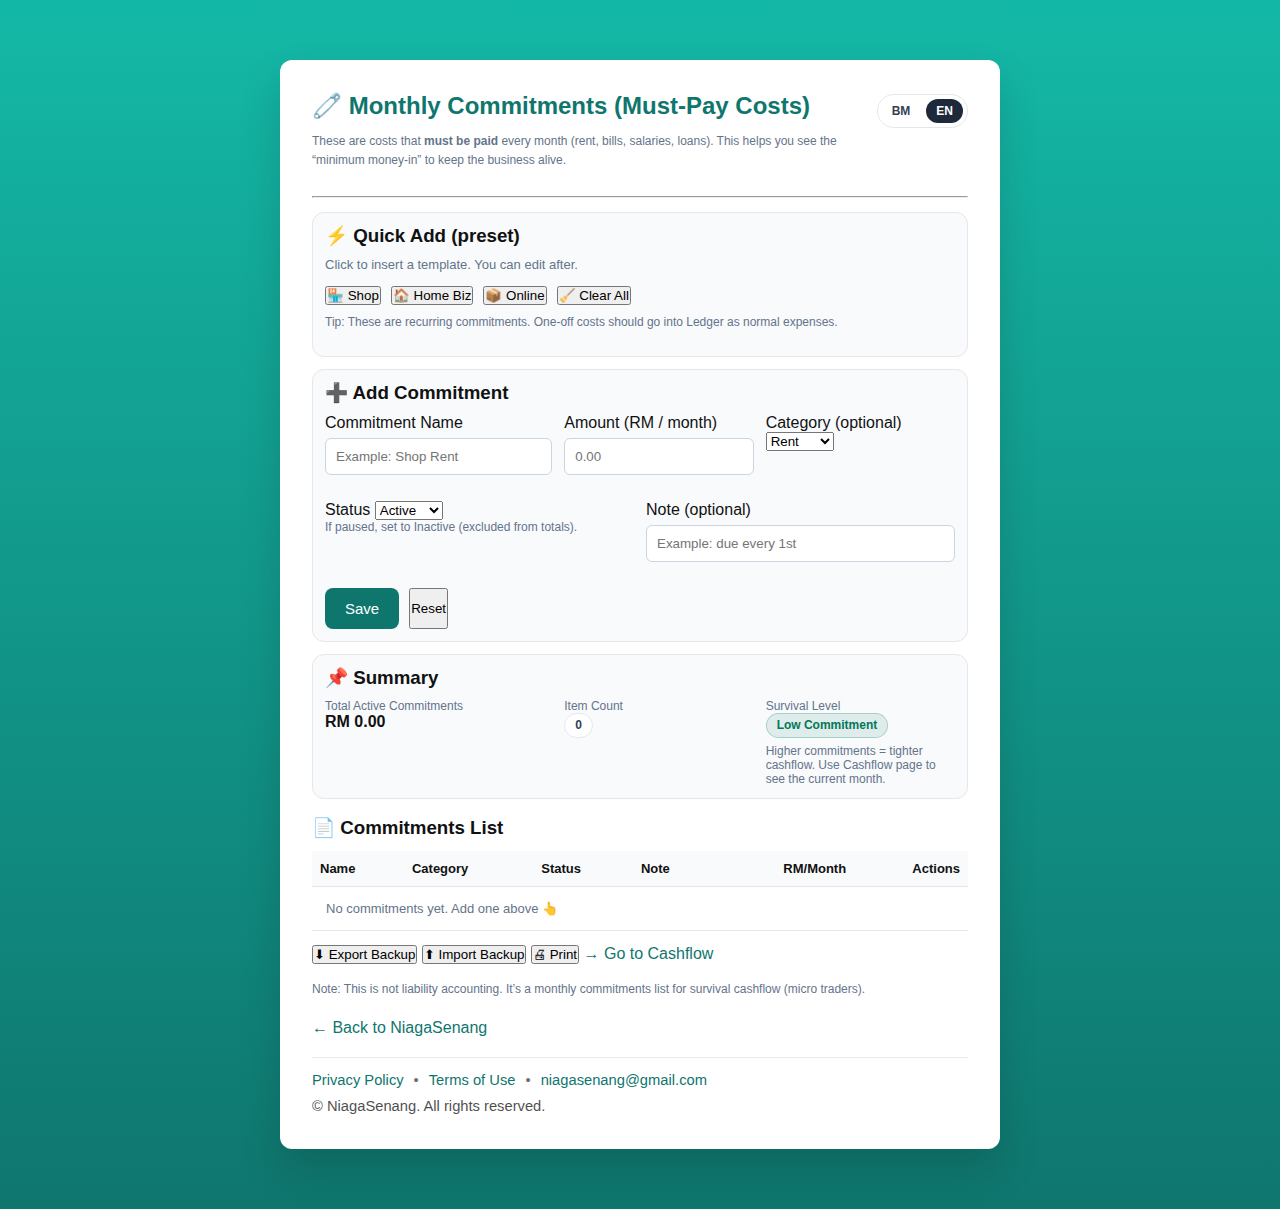
<file: commitment.html>
<!DOCTYPE html>
<html lang="ms">
<head>
  <meta charset="UTF-8" />
  <meta name="viewport" content="width=device-width, initial-scale=1.0" />
  <title>Komitmen Bulanan (Fixed) | NiagaSenang</title>
  <meta name="description" content="Senarai komitmen bulanan (duit wajib bayar) untuk micro traders. Auto kira total fixed bulanan. Offline-first. Export/Import backup.">

  <link rel="stylesheet" href="css/style.css">

  <!-- Google Analytics -->
  <script async src="https://www.googletagmanager.com/gtag/js?id=G-P81GM8SJWX"></script>
  <script>
    window.dataLayer = window.dataLayer || [];
    function gtag(){dataLayer.push(arguments);}
    gtag('js', new Date());
    gtag('config', 'G-P81GM8SJWX');
  </script>

  <style>
    .grid-2{ display:grid; grid-template-columns:1fr 1fr; gap:12px; }
    .grid-3{ display:grid; grid-template-columns:1.2fr 1fr 1fr; gap:12px; }
    .small{ font-size:12px; color:#64748b; }
    .muted{ color:#64748b; font-size:13px; }

    .box{
      background:#f8fafc;
      border:1px solid #e5e7eb;
      border-radius:12px;
      padding:12px;
      margin-top:12px;
    }

    table{ width:100%; border-collapse:collapse; margin-top:12px; }
    th, td{ padding:10px 8px; border-bottom:1px solid #e5e7eb; font-size:14px; vertical-align:top; }
    th{ text-align:left; background:#f8fafc; font-size:13px; }
    .right{ text-align:right; }

    .pill{
      display:inline-block;
      padding:4px 10px;
      border-radius:999px;
      font-size:12px;
      border:1px solid #e5e7eb;
      background:#fff;
      line-height:1.2;
      font-weight:800;
      color:#334155;
    }
    .pill-ok{
      background: rgba(4,120,87,.10);
      border-color: rgba(4,120,87,.25);
      color:#047857;
    }
    .pill-warn{
      background: rgba(245,158,11,.12);
      border-color: rgba(245,158,11,.25);
      color:#b45309;
    }
    .pill-bad{
      background: rgba(185,28,28,.10);
      border-color: rgba(185,28,28,.25);
      color:#b91c1c;
    }

    .actions{ display:flex; gap:8px; justify-content:flex-end; flex-wrap:wrap; }
    .mini-btn{
      padding:8px 10px;
      border-radius:10px;
      border:1px solid #e5e7eb;
      background:#fff;
      cursor:pointer;
      font-weight:700;
      font-size:12px;
    }
    .mini-btn:hover{ background:#f8fafc; }
    .danger{ border-color: rgba(239,68,68,0.35); color:#b91c1c; }
    .danger:hover{ background: rgba(239,68,68,0.08); }

    /* Language toggle (same style as ledger/index) */
    .top-row{
      display:flex;
      align-items:flex-start;
      justify-content:space-between;
      gap:10px;
    }
    .lang-toggle{
      display:flex;
      gap:6px;
      padding:4px;
      border:1px solid #e5e7eb;
      border-radius:999px;
      background:#ffffff;
      flex:0 0 auto;
      margin-top:2px;
    }
    .lang-btn{
      border:0;
      background:transparent;
      padding:6px 10px;
      border-radius:999px;
      font-weight:800;
      font-size:12px;
      cursor:pointer;
      color:#334155;
      line-height:1;
    }
    .lang-btn.active{
      background:#1e293b;
      color:#ffffff;
    }

    /* Print */
    .print-header{
      display:none;
      margin-bottom:12px;
      padding-bottom:10px;
      border-bottom:1px solid #e5e7eb;
    }
    .print-header h1{ margin:0; font-size:18px; letter-spacing:.2px; }
    .print-meta{
      margin-top:6px;
      font-size:12px;
      color:#334155;
      display:flex;
      flex-wrap:wrap;
      gap:14px;
    }
    .print-meta span{
      display:inline-block;
      padding:4px 8px;
      border:1px solid #e5e7eb;
      border-radius:999px;
      background:#f8fafc;
    }

    /* ===== Standard footer (inside .card) ===== */
    .ns-footer{
      margin-top: 16px;
      padding-top: 12px;
      border-top: 1px solid rgba(0,0,0,0.08);
      font-size: 0.92rem;
      line-height: 1.4;
    }
    .ns-footer__links{
      display: flex;
      flex-wrap: wrap;
      gap: 10px;
      align-items: center;
    }
    .ns-footer__links a{ text-decoration: none; }
    .ns-footer__links a:hover{ text-decoration: underline; }
    .ns-footer__sep{ opacity: 0.6; }
    .ns-footer__copy{
      margin-top: 6px;
      opacity: 0.75;
    }

    @media print{
      .btn, .btn-secondary, button, input, select, textarea, a[href="index.html"], a[href="cashflow.html"], #importFile, .lang-toggle, .ns-footer { display:none !important; }
      body { background:#fff !important; }
      .card { box-shadow:none !important; border:0 !important; }
      .print-header { display:block !important; }
      th, td { font-size:12px; padding:6px; }
      thead { display: table-header-group; }
      tr { page-break-inside: avoid; }
      .container { max-width: 100% !important; }
    }
  </style>
</head>

<body>
<div class="container">
<div class="card">

  <!-- PRINT ONLY HEADER -->
  <div class="print-header">
    <h1 id="phTitle">NiagaSenang — Komitmen Bulanan (Fixed)</h1>
    <div class="print-meta">
      <span id="phBiz">Bisnes: -</span>
      <span id="phPrinted">Dicetak: -</span>
    </div>
  </div>

  <div class="top-row">
    <div>
      <h2 data-i18n="pageH2">🧷 Komitmen Bulanan (Duit Wajib Bayar)</h2>
      <p class="small" data-i18n="pageIntro">
        Ini ialah kos yang <strong>confirm keluar</strong> setiap bulan (contoh sewa, bil, gaji, loan).
        Tool ini bantu kau nampak “minimum duit masuk” supaya bisnes tak mati.
      </p>
    </div>

    <div class="lang-toggle" aria-label="Language toggle">
      <button type="button" class="lang-btn" data-lang="ms">BM</button>
      <button type="button" class="lang-btn" data-lang="en">EN</button>
    </div>
  </div>

  <hr style="margin:14px 0;">

  <!-- QUICK PRESETS -->
  <div class="box">
    <h3 style="margin:0 0 8px 0;" data-i18n="presetTitle">⚡ Quick Add (preset)</h3>
    <p class="muted" style="margin:0 0 10px 0;" data-i18n="presetIntro">
      Klik untuk tambah template. Kau boleh edit selepas tu.
    </p>
    <div style="display:flex; gap:10px; flex-wrap:wrap;">
      <button class="btn-secondary" type="button" onclick="addPreset('shop')" data-i18n="presetShop">🏪 Kedai</button>
      <button class="btn-secondary" type="button" onclick="addPreset('home')" data-i18n="presetHome">🏠 Home Biz</button>
      <button class="btn-secondary" type="button" onclick="addPreset('online')" data-i18n="presetOnline">📦 Online</button>
      <button class="btn-secondary" type="button" onclick="addPreset('clear')" data-i18n="presetClear">🧹 Clear Semua</button>
    </div>
    <p class="small" style="margin-top:8px;" data-i18n="presetNote">
      Tip: Komitmen ni “recurring”. Kalau ada item sekali-sekala, masukkan dalam Ledger sebagai expense biasa.
    </p>
  </div>

  <!-- ADD / EDIT FORM -->
  <div class="box">
    <h3 style="margin:0 0 10px 0;" data-i18n="addTitle">➕ Tambah Komitmen</h3>

    <div class="grid-3">
      <div>
        <label data-i18n="labelName">Nama Komitmen</label>
        <input id="name" placeholder="Contoh: Sewa Kedai">
      </div>

      <div>
        <label data-i18n="labelAmount">Jumlah (RM / bulan)</label>
        <input id="amount" type="number" step="0.01" placeholder="0.00">
      </div>

      <div>
        <label data-i18n="labelGroup">Kategori (optional)</label>
        <select id="group">
          <option value="Rent" id="grpRent">Rent</option>
          <option value="Utilities" id="grpUtilities">Utilities</option>
          <option value="Internet" id="grpInternet">Internet</option>
          <option value="Staff" id="grpStaff">Staff</option>
          <option value="Loan" id="grpLoan">Loan</option>
          <option value="Other" id="grpOther">Other</option>
        </select>
      </div>
    </div>

    <div class="grid-2" style="margin-top:12px;">
      <div>
        <label data-i18n="labelStatus">Status</label>
        <select id="active">
          <option value="1" id="optActive">Aktif</option>
          <option value="0" id="optInactive">Tidak Aktif</option>
        </select>
        <div class="small" data-i18n="statusHint">Kalau stop sementara, tukar jadi Tidak Aktif (tak masuk total).</div>
      </div>

      <div>
        <label data-i18n="labelNote">Nota (optional)</label>
        <input id="note" placeholder="Contoh: due setiap 1hb">
      </div>
    </div>

    <div style="margin-top:12px; display:flex; gap:10px; flex-wrap:wrap;">
      <button class="btn" type="button" onclick="saveItem()" data-i18n="btnSave">Simpan</button>
      <button class="btn-secondary" type="button" onclick="resetForm()" data-i18n="btnReset">Reset</button>
    </div>

    <input type="hidden" id="editingId" value="">
  </div>

  <!-- SUMMARY -->
  <div class="box">
    <h3 style="margin:0 0 10px 0;" data-i18n="summaryTitle">📌 Ringkasan</h3>
    <div class="grid-3">
      <div>
        <div class="small" data-i18n="sumActiveLabel">Total Komitmen Aktif</div>
        <strong>RM <span id="sumFixed">0.00</span></strong>
      </div>
      <div>
        <div class="small" data-i18n="sumCountLabel">Bilangan Item</div>
        <span class="pill" id="countPill">0</span>
      </div>
      <div>
        <div class="small" data-i18n="sumLevelLabel">Survival Level</div>
        <span class="pill pill-warn" id="levelPill">-</span>
        <div class="small" style="margin-top:6px;" data-i18n="sumLevelHint">
          Lagi tinggi komitmen, lagi ketat cashflow. Gunakan Cashflow page untuk lihat bulan semasa.
        </div>
      </div>
    </div>
  </div>

  <!-- TABLE -->
  <h3 style="margin-top:18px;" data-i18n="tableTitle">📄 Senarai Komitmen</h3>
  <table>
    <thead>
      <tr>
        <th data-i18n="thName">Nama</th>
        <th data-i18n="thGroup">Kategori</th>
        <th data-i18n="thStatus">Status</th>
        <th data-i18n="thNote">Nota</th>
        <th class="right" data-i18n="thAmount">RM/Bulan</th>
        <th class="right" data-i18n="thAction">Actions</th>
      </tr>
    </thead>
    <tbody id="tbody"></tbody>
  </table>

  <!-- BACKUP / PRINT / NAV -->
  <div style="margin-top:14px;">
    <button class="btn-secondary" type="button" onclick="exportData()" data-i18n="btnExport">⬇ Export Backup</button>
    <input type="file" id="importFile" accept="application/json" style="display:none">
    <button class="btn-secondary" type="button" onclick="document.getElementById('importFile').click()" data-i18n="btnImport">⬆ Import Backup</button>
    <button class="btn-secondary" type="button" onclick="printPage()" data-i18n="btnPrint">🖨 Print</button>
    <a class="btn-secondary" href="cashflow.html" style="text-decoration:none; display:inline-block;" data-i18n="btnCashflow">→ Pergi Cashflow</a>
  </div>

  <p class="small" style="margin-top:16px;" data-i18n="disclaimer">
    Nota: Ini bukan “liability accounting”. Ini list komitmen bulanan untuk bantu survival cashflow (micro traders).
  </p>

  <p style="margin-top:16px;">
    <a href="index.html" data-i18n="backLink">← Kembali ke NiagaSenang</a>
  </p>

  <!-- ✅ Standard footer (INSIDE .card) -->
  <footer class="ns-footer">
    <div class="ns-footer__links">
      <a href="privacy.html">Privacy Policy</a>
      <span class="ns-footer__sep">•</span>
      <a href="terms.html">Terms of Use</a>
      <span class="ns-footer__sep">•</span>
      <a href="mailto:niagasenang@gmail.com">niagasenang@gmail.com</a>
    </div>

    <div class="ns-footer__copy">
      © <span id="nsYear"></span> NiagaSenang. All rights reserved.
    </div>
  </footer>

</div>
</div>

<script>
/* =======================
   Keys (shared)
======================= */
const LANG_KEY = "ns_lang";
const KEY = "ns_commit_v1"; // commitments list
let CURRENT_LANG = "ms";

/* =======================
   i18n
======================= */
const I18N = {
  ms: {
    docTitle: "Komitmen Bulanan (Fixed) | NiagaSenang",
    pageH2: "🧷 Komitmen Bulanan (Duit Wajib Bayar)",
    pageIntro: "Ini ialah kos yang <strong>confirm keluar</strong> setiap bulan (contoh sewa, bil, gaji, loan). Tool ini bantu kau nampak “minimum duit masuk” supaya bisnes tak mati.",

    presetTitle: "⚡ Quick Add (preset)",
    presetIntro: "Klik untuk tambah template. Kau boleh edit selepas tu.",
    presetShop: "🏪 Kedai",
    presetHome: "🏠 Home Biz",
    presetOnline: "📦 Online",
    presetClear: "🧹 Clear Semua",
    presetNote: "Tip: Komitmen ni “recurring”. Kalau ada item sekali-sekala, masukkan dalam Ledger sebagai expense biasa.",

    addTitle: "➕ Tambah Komitmen",
    labelName: "Nama Komitmen",
    labelAmount: "Jumlah (RM / bulan)",
    labelGroup: "Kategori (optional)",
    labelStatus: "Status",
    labelNote: "Nota (optional)",
    statusHint: "Kalau stop sementara, tukar jadi Tidak Aktif (tak masuk total).",

    optActive: "Aktif",
    optInactive: "Tidak Aktif",

    summaryTitle: "📌 Ringkasan",
    sumActiveLabel: "Total Komitmen Aktif",
    sumCountLabel: "Bilangan Item",
    sumLevelLabel: "Survival Level",
    sumLevelHint: "Lagi tinggi komitmen, lagi ketat cashflow. Gunakan Cashflow page untuk lihat bulan semasa.",

    tableTitle: "📄 Senarai Komitmen",
    thName: "Nama",
    thGroup: "Kategori",
    thStatus: "Status",
    thNote: "Nota",
    thAmount: "RM/Bulan",
    thAction: "Actions",

    btnSave: "Simpan",
    btnReset: "Reset",
    btnExport: "⬇ Export Backup",
    btnImport: "⬆ Import Backup",
    btnPrint: "🖨 Print",
    btnCashflow: "→ Pergi Cashflow",
    backLink: "← Kembali ke NiagaSenang",

    disclaimer: "Nota: Ini bukan “liability accounting”. Ini list komitmen bulanan untuk bantu survival cashflow (micro traders).",

    grpRent:"Rent", grpUtilities:"Utilities", grpInternet:"Internet", grpStaff:"Staff", grpLoan:"Loan", grpOther:"Other",

    placeholderName: "Contoh: Sewa Kedai",
    placeholderNote: "Contoh: due setiap 1hb",

    alertNeedName: "Isi nama komitmen.",
    alertNeedAmt: "Masukkan jumlah (lebih dari 0).",
    alertImportOk: "✅ Backup berjaya diimport!",
    alertImportFail: "❌ Import gagal. Pastikan fail backup commitment yang betul.",
    confirmClear: "Confirm nak clear semua komitmen?",
    levelLow: "Low Commitment",
    levelMed: "Moderate",
    levelHigh: "High Commitment",
    statusActive: "Aktif",
    statusInactive: "Tidak Aktif",
    editBtn: "Edit",
    delBtn: "Delete",
    confirmDel: "Delete item ni?"
  },

  en: {
    docTitle: "Monthly Commitments (Fixed) | NiagaSenang",
    pageH2: "🧷 Monthly Commitments (Must-Pay Costs)",
    pageIntro: "These are costs that <strong>must be paid</strong> every month (rent, bills, salaries, loans). This helps you see the “minimum money-in” to keep the business alive.",

    presetTitle: "⚡ Quick Add (preset)",
    presetIntro: "Click to insert a template. You can edit after.",
    presetShop: "🏪 Shop",
    presetHome: "🏠 Home Biz",
    presetOnline: "📦 Online",
    presetClear: "🧹 Clear All",
    presetNote: "Tip: These are recurring commitments. One-off costs should go into Ledger as normal expenses.",

    addTitle: "➕ Add Commitment",
    labelName: "Commitment Name",
    labelAmount: "Amount (RM / month)",
    labelGroup: "Category (optional)",
    labelStatus: "Status",
    labelNote: "Note (optional)",
    statusHint: "If paused, set to Inactive (excluded from totals).",

    optActive: "Active",
    optInactive: "Inactive",

    summaryTitle: "📌 Summary",
    sumActiveLabel: "Total Active Commitments",
    sumCountLabel: "Item Count",
    sumLevelLabel: "Survival Level",
    sumLevelHint: "Higher commitments = tighter cashflow. Use Cashflow page to see the current month.",

    tableTitle: "📄 Commitments List",
    thName: "Name",
    thGroup: "Category",
    thStatus: "Status",
    thNote: "Note",
    thAmount: "RM/Month",
    thAction: "Actions",

    btnSave: "Save",
    btnReset: "Reset",
    btnExport: "⬇ Export Backup",
    btnImport: "⬆ Import Backup",
    btnPrint: "🖨 Print",
    btnCashflow: "→ Go to Cashflow",
    backLink: "← Back to NiagaSenang",

    disclaimer: "Note: This is not liability accounting. It’s a monthly commitments list for survival cashflow (micro traders).",

    grpRent:"Rent", grpUtilities:"Utilities", grpInternet:"Internet", grpStaff:"Staff", grpLoan:"Loan", grpOther:"Other",

    placeholderName: "Example: Shop Rent",
    placeholderNote: "Example: due every 1st",

    alertNeedName: "Enter a commitment name.",
    alertNeedAmt: "Enter an amount (greater than 0).",
    alertImportOk: "✅ Backup imported!",
    alertImportFail: "❌ Import failed. Please upload a valid commitments backup file.",
    confirmClear: "Confirm clear all commitments?",
    levelLow: "Low Commitment",
    levelMed: "Moderate",
    levelHigh: "High Commitment",
    statusActive: "Active",
    statusInactive: "Inactive",
    editBtn: "Edit",
    delBtn: "Delete",
    confirmDel: "Delete this item?"
  }
};

function t(key){
  const pack = I18N[CURRENT_LANG] || I18N.ms;
  return (pack[key] != null) ? pack[key] : (I18N.ms[key] ?? "");
}

/* =======================
   Helpers
======================= */
function money(n){ return Number(n || 0).toFixed(2); }
function nowReadable(){
  const d = new Date();
  const locale = (CURRENT_LANG === "en") ? "en-US" : "ms-MY";
  return d.toLocaleString(locale, { year:'numeric', month:'short', day:'2-digit', hour:'2-digit', minute:'2-digit' });
}
function escapeHtml(s){
  return String(s ?? "")
    .replaceAll("&","&amp;")
    .replaceAll("<","&lt;")
    .replaceAll(">","&gt;")
    .replaceAll('"',"&quot;")
    .replaceAll("'","&#039;");
}
function makeId(){ return "cm_" + Math.random().toString(16).slice(2) + "_" + Date.now().toString(16); }

/* =======================
   Storage
======================= */
function load(){
  try{
    const v = JSON.parse(localStorage.getItem(KEY) || "[]");
    return Array.isArray(v) ? v : [];
  }catch(e){
    return [];
  }
}
function save(items){ localStorage.setItem(KEY, JSON.stringify(items)); }

/* =======================
   Language
======================= */
function detectBrowserLang(){
  const nav = (navigator.language || "").toLowerCase();
  return nav.startsWith("en") ? "en" : "ms";
}
function applyLang(lang){
  CURRENT_LANG = (lang === "en") ? "en" : "ms";
  localStorage.setItem(LANG_KEY, CURRENT_LANG);

  document.querySelectorAll(".lang-btn").forEach(btn => {
    btn.classList.toggle("active", btn.dataset.lang === CURRENT_LANG);
  });

  document.documentElement.setAttribute("lang", CURRENT_LANG === "en" ? "en" : "ms");
  document.title = t("docTitle");

  document.querySelectorAll("[data-i18n]").forEach(el => {
    const key = el.getAttribute("data-i18n");
    const val = t(key);
    if(val != null && val !== "") el.innerHTML = val;
  });

  // placeholders
  document.getElementById("name").placeholder = t("placeholderName");
  document.getElementById("note").placeholder = t("placeholderNote");

  // group labels (optional; values remain same)
  document.getElementById("grpRent").textContent = t("grpRent");
  document.getElementById("grpUtilities").textContent = t("grpUtilities");
  document.getElementById("grpInternet").textContent = t("grpInternet");
  document.getElementById("grpStaff").textContent = t("grpStaff");
  document.getElementById("grpLoan").textContent = t("grpLoan");
  document.getElementById("grpOther").textContent = t("grpOther");

  document.getElementById("optActive").textContent = t("optActive");
  document.getElementById("optInactive").textContent = t("optInactive");

  // print header
  document.getElementById("phTitle").textContent = (CURRENT_LANG === "en")
    ? "NiagaSenang — Monthly Commitments (Fixed)"
    : "NiagaSenang — Komitmen Bulanan (Fixed)";

  render();
}

/* init lang */
(function(){
  const saved = localStorage.getItem(LANG_KEY);
  const start = saved || detectBrowserLang();
  applyLang(start);

  document.querySelectorAll(".lang-btn").forEach(btn => {
    btn.addEventListener("click", () => applyLang(btn.dataset.lang));
  });
})();

/* =======================
   Presets
======================= */
function presetData(type){
  if(type === "shop"){
    return [
      { name:"Sewa Kedai", amount:1500, group:"Rent", active:1, note:"" },
      { name:"Elektrik", amount:300, group:"Utilities", active:1, note:"" },
      { name:"Air", amount:60, group:"Utilities", active:1, note:"" },
      { name:"Unifi/Internet", amount:129, group:"Internet", active:1, note:"" }
    ];
  }
  if(type === "home"){
    return [
      { name:"Internet", amount:129, group:"Internet", active:1, note:"" },
      { name:"Elektrik", amount:120, group:"Utilities", active:1, note:"" },
      { name:"Ads/Marketing", amount:200, group:"Other", active:1, note:"" }
    ];
  }
  if(type === "online"){
    return [
      { name:"Ads/Marketing", amount:300, group:"Other", active:1, note:"" },
      { name:"Internet", amount:129, group:"Internet", active:1, note:"" },
      { name:"Platform Fee/Tools", amount:80, group:"Other", active:1, note:"" }
    ];
  }
  return [];
}

function addPreset(type){
  if(type === "clear"){
    if(!confirm(t("confirmClear"))) return;
    save([]);
    try { gtag('event', 'commitment_clear', { event_category:'accounting' }); } catch(e){}
    render();
    resetForm();
    return;
  }

  const items = load();
  const pack = presetData(type);
  const merged = [
    ...pack.map(x => ({
      id: makeId(),
      name: x.name,
      amount: Number(x.amount || 0),
      group: x.group || "Other",
      active: x.active ? 1 : 0,
      note: x.note || "",
      updatedAt: Date.now()
    })),
    ...items
  ];

  save(merged);
  try { gtag('event', 'commitment_preset', { event_category:'accounting', event_label: type }); } catch(e){}
  render();
}

/* =======================
   CRUD
======================= */
function resetForm(){
  editingId.value = "";
  name.value = "";
  amount.value = "";
  group.value = "Rent";
  active.value = "1";
  note.value = "";
  name.focus();
}

function saveItem(){
  const nm = (name.value || "").trim();
  const amt = Number(amount.value || 0);

  if(!nm) return alert(t("alertNeedName"));
  if(!amt || amt <= 0) return alert(t("alertNeedAmt"));

  const items = load();
  const id = (editingId.value || "").trim();

  const obj = {
    id: id || makeId(),
    name: nm,
    amount: amt,
    group: group.value || "Other",
    active: (active.value === "1") ? 1 : 0,
    note: (note.value || "").trim(),
    updatedAt: Date.now()
  };

  let next;
  if(id){
    next = items.map(x => (x.id === id ? obj : x));
  }else{
    next = [obj, ...items];
  }

  save(next);
  try { gtag('event', 'commitment_save', { event_category:'accounting' }); } catch(e){}
  render();
  resetForm();
}

function editItem(id){
  const it = load().find(x => x.id === id);
  if(!it) return;

  editingId.value = it.id;
  name.value = it.name || "";
  amount.value = it.amount != null ? String(it.amount) : "";
  group.value = it.group || "Other";
  active.value = it.active ? "1" : "0";
  note.value = it.note || "";

  window.scrollTo({ top: 0, behavior:"smooth" });
}

function deleteItem(id){
  if(!confirm(t("confirmDel"))) return;
  const next = load().filter(x => x.id !== id);
  save(next);
  try { gtag('event', 'commitment_delete', { event_category:'accounting' }); } catch(e){}
  render();
}

/* =======================
   Summary + Render
======================= */
function calc(items){
  const activeItems = items.filter(x => Number(x.active) === 1);
  const total = activeItems.reduce((s,x) => s + Number(x.amount || 0), 0);
  return { total, count: items.length, activeCount: activeItems.length };
}

function survivalLevel(totalFixed){
  // simple heuristic (micro traders):
  // < 1000 low, 1000-3000 moderate, >3000 high
  if(totalFixed <= 1000) return { cls:"pill-ok", text:t("levelLow") };
  if(totalFixed <= 3000) return { cls:"pill-warn", text:t("levelMed") };
  return { cls:"pill-bad", text:t("levelHigh") };
}

function render(){
  const items = load().slice().sort((a,b) => (b.updatedAt||0) - (a.updatedAt||0));
  const { total, count } = calc(items);

  sumFixed.textContent = money(total);
  countPill.textContent = String(count);

  const lvl = survivalLevel(total);
  levelPill.className = "pill " + lvl.cls;
  levelPill.textContent = lvl.text;

  // print header meta
  document.getElementById("phBiz").textContent = (CURRENT_LANG === "en") ? "Business: NiagaSenang (Local)" : "Bisnes: NiagaSenang (Local)";
  document.getElementById("phPrinted").textContent = ((CURRENT_LANG === "en") ? "Printed: " : "Dicetak: ") + nowReadable();

  tbody.innerHTML = items.length ? items.map(it => {
    const st = it.active ? t("statusActive") : t("statusInactive");
    const stPill = it.active ? "pill-ok" : "pill-warn";
    return `
      <tr>
        <td><strong>${escapeHtml(it.name || "-")}</strong></td>
        <td>${escapeHtml(it.group || "-")}</td>
        <td><span class="pill ${stPill}">${escapeHtml(st)}</span></td>
        <td>${escapeHtml(it.note || "-")}</td>
        <td class="right"><strong>${money(it.amount || 0)}</strong></td>
        <td class="right">
          <div class="actions">
            <button class="mini-btn" onclick="editItem('${it.id}')">${escapeHtml(t("editBtn"))}</button>
            <button class="mini-btn danger" onclick="deleteItem('${it.id}')">${escapeHtml(t("delBtn"))}</button>
          </div>
        </td>
      </tr>
    `;
  }).join("") : `
    <tr>
      <td colspan="6" class="muted" style="padding:14px;">
        ${(CURRENT_LANG === "en") ? "No commitments yet. Add one above 👆" : "Belum ada komitmen. Tambah item di atas 👆"}
      </td>
    </tr>
  `;
}

/* =======================
   Backup
======================= */
function exportData(){
  const payload = {
    app: "NiagaSenang Commitments (Fixed)",
    version: 1,
    exportedAt: new Date().toISOString(),
    data: load()
  };
  const blob = new Blob([JSON.stringify(payload, null, 2)], {type:"application/json"});
  const a = document.createElement("a");
  a.href = URL.createObjectURL(blob);
  a.download = "niagasenang-commitments-backup.json";
  a.click();
  URL.revokeObjectURL(a.href);

  try { gtag('event', 'export_commitment', { event_category:'accounting' }); } catch(e){}
}

document.getElementById("importFile").addEventListener("change", e => {
  const file = e.target.files && e.target.files[0];
  if(!file) return;

  const r = new FileReader();
  r.onload = () => {
    try{
      const raw = JSON.parse(r.result);

      const arr = Array.isArray(raw) ? raw : (Array.isArray(raw.data) ? raw.data : null);
      if(!arr) throw new Error("bad format");

      const cleaned = arr.map(x => ({
        id: String(x.id || makeId()),
        name: String(x.name || "").trim(),
        amount: Number(x.amount || 0),
        group: String(x.group || "Other"),
        active: (Number(x.active) === 0) ? 0 : 1,
        note: String(x.note || ""),
        updatedAt: Number(x.updatedAt || Date.now())
      })).filter(x => x.name && x.amount > 0);

      save(cleaned);
      alert(t("alertImportOk"));
      try { gtag('event', 'import_commitment', { event_category:'accounting' }); } catch(e){}
      render();
    }catch(err){
      alert(t("alertImportFail"));
    }finally{
      e.target.value = "";
    }
  };
  r.readAsText(file);
});

/* =======================
   Print
======================= */
function printPage(){
  try { gtag('event', 'print_commitment', { event_category:'accounting' }); } catch(e){}
  render();
  window.print();
}

/* init */
resetForm();
render();

/* footer year */
(function () {
  var el = document.getElementById('nsYear');
  if (el) el.textContent = new Date().getFullYear();
})();
</script>

</body>
</html>
</file>
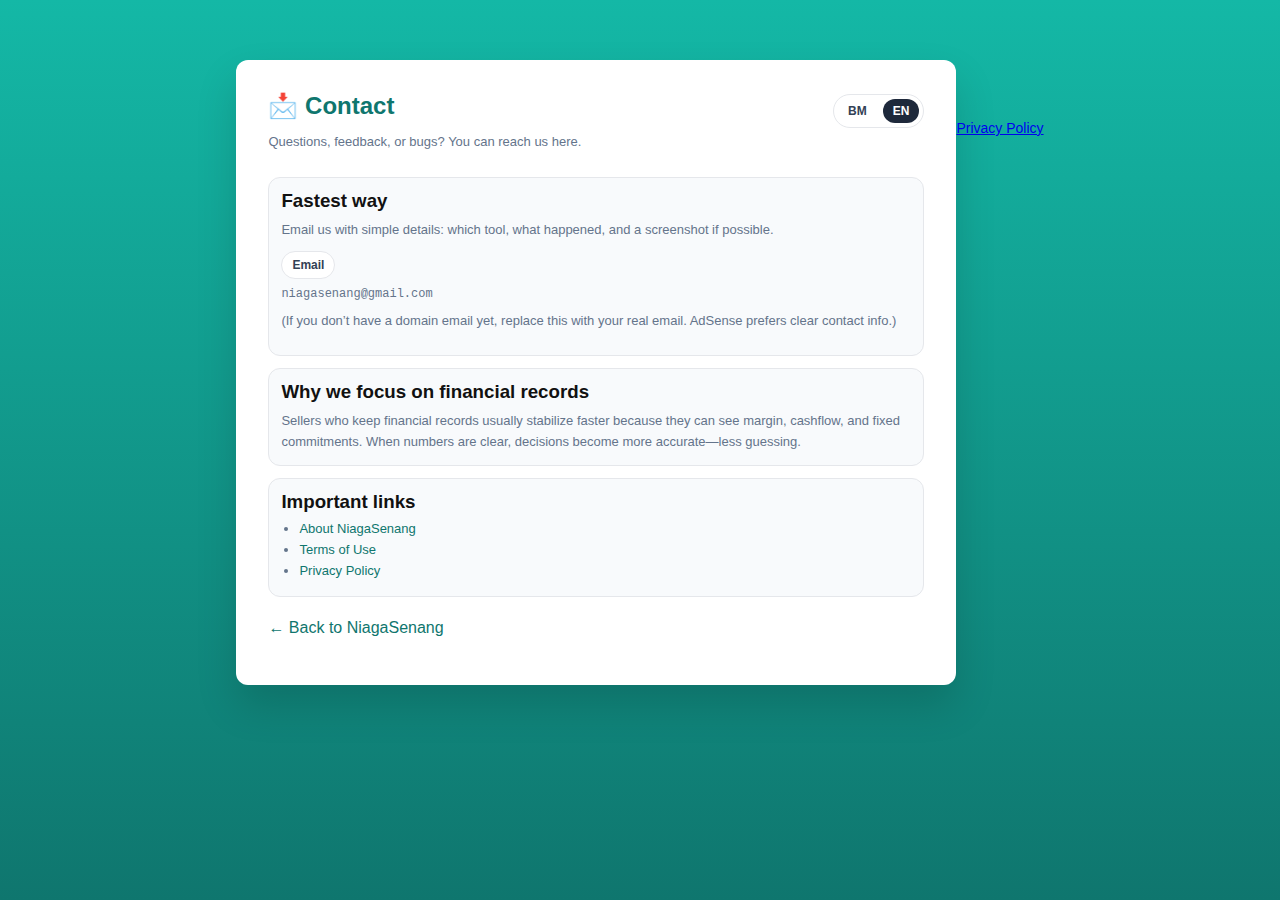
<file: contact.html>
<!DOCTYPE html>
<html lang="ms">
<head>
  <meta charset="UTF-8" />
  <meta name="viewport" content="width=device-width, initial-scale=1.0" />
  <title>Contact | NiagaSenang</title>
  <meta name="description" content="Hubungi NiagaSenang untuk pertanyaan, feedback, atau isu bug. Kami bina tools rekod kewangan percuma untuk peniaga Malaysia.">

  <link rel="stylesheet" href="css/style.css">

  <style>
    .muted { color:#64748b; font-size:13px; }
    .box{
      margin-top:12px;
      background:#f8fafc;
      border:1px solid #e5e7eb;
      border-radius:12px;
      padding:12px;
    }
    .top-row{
      display:flex;
      align-items:flex-start;
      justify-content:space-between;
      gap:10px;
    }
    .lang-toggle{
      display:flex;
      gap:6px;
      padding:4px;
      border:1px solid #e5e7eb;
      border-radius:999px;
      background:#ffffff;
      flex:0 0 auto;
      margin-top:2px;
    }
    .lang-btn{
      border:0;
      background:transparent;
      padding:6px 10px;
      border-radius:999px;
      font-weight:800;
      font-size:12px;
      cursor:pointer;
      color:#334155;
      line-height:1;
    }
    .lang-btn.active{
      background:#1e293b;
      color:#ffffff;
    }
    .pill{
      display:inline-block;
      padding:6px 10px;
      border-radius:999px;
      font-size:12px;
      border:1px solid #e5e7eb;
      background:#fff;
      font-weight:800;
      color:#334155;
    }
    .mono{
      font-family: ui-monospace, SFMono-Regular, Menlo, Monaco, Consolas, "Liberation Mono","Courier New", monospace;
      font-size:12px;
      color:#64748b;
      word-break: break-word;
    }
  </style>
</head>

<body>
  <div class="container">
    <div class="card">

      <div class="top-row">
        <div>
          <h2 data-i18n="h2">📩 Contact</h2>
          <p class="muted" data-i18n="subtitle">
            Ada soalan, nak bagi feedback, atau jumpa bug? Boleh contact kami.
          </p>
        </div>

        <div class="lang-toggle" aria-label="Language toggle">
          <button type="button" class="lang-btn" data-lang="ms">BM</button>
          <button type="button" class="lang-btn" data-lang="en">EN</button>
        </div>
      </div>

      <div class="box">
        <h3 style="margin:0 0 8px 0;" data-i18n="howTitle">Cara paling cepat</h3>
        <p class="muted" style="margin:0;" data-i18n="howP1">
          Email kami dan bagi detail ringkas: tool mana, apa masalah, dan screenshot kalau ada.
        </p>

        <div style="margin-top:10px;">
          <span class="pill" data-i18n="emailLabel">Email</span>
          <div class="mono" style="margin-top:8px;" id="emailTxt">niagasenang@gmail.com</div>
          <p class="muted" style="margin-top:10px;" data-i18n="noteEmail">
            (Kalau domain belum ada, tukar email ni kepada email sebenar kau. AdSense suka contact yang jelas.)
          </p>
        </div>
      </div>

      <div class="box">
        <h3 style="margin:0 0 8px 0;" data-i18n="whyTitle">Kenapa kami fokus rekod kewangan?</h3>
        <p class="muted" style="margin:0;" data-i18n="whyP1">
          Peniaga yang simpan rekod kewangan biasanya lebih cepat stabil sebab boleh nampak margin, cashflow, dan komitmen.
          Bila nombor jelas, peniaga boleh buat keputusan yang lebih tepat—bukan main agak.
        </p>
      </div>

      <div class="box">
        <h3 style="margin:0 0 8px 0;" data-i18n="linksTitle">Link penting</h3>
        <ul class="muted">
          <li><a href="about.html" data-i18n="lAbout">About NiagaSenang</a></li>
          <li><a href="terms.html" data-i18n="lTerms">Terms of Use</a></li>
          <li><a href="privacy.html" data-i18n="lPrivacy">Privacy Policy</a></li>
        </ul>
      </div>

      <p style="margin-top:18px;">
        <a href="index.html" data-i18n="backLink">← Kembali ke NiagaSenang</a>
      </p>

    </div>
  </div>

  <script>
    const LANG_KEY = "ns_lang";
    let CURRENT_LANG = "ms";

    const I18N = {
      ms: {
        h2: "📩 Contact",
        subtitle: "Ada soalan, nak bagi feedback, atau jumpa bug? Boleh contact kami.",

        howTitle: "Cara paling cepat",
        howP1: "Email kami dan bagi detail ringkas: tool mana, apa masalah, dan screenshot kalau ada.",
        emailLabel: "Email",
        noteEmail: "(Kalau domain belum ada, tukar email ni kepada email sebenar kau. AdSense suka contact yang jelas.)",

        whyTitle: "Kenapa kami fokus rekod kewangan?",
        whyP1: "Peniaga yang simpan rekod kewangan biasanya lebih cepat stabil sebab boleh nampak margin, cashflow, dan komitmen. Bila nombor jelas, peniaga boleh buat keputusan yang lebih tepat—bukan main agak.",

        linksTitle: "Link penting",
        lAbout: "About NiagaSenang",
        lTerms: "Terms of Use",
        lPrivacy: "Privacy Policy",

        backLink: "← Kembali ke NiagaSenang"
      },

      en: {
        h2: "📩 Contact",
        subtitle: "Questions, feedback, or bugs? You can reach us here.",

        howTitle: "Fastest way",
        howP1: "Email us with simple details: which tool, what happened, and a screenshot if possible.",
        emailLabel: "Email",
        noteEmail: "(If you don’t have a domain email yet, replace this with your real email. AdSense prefers clear contact info.)",

        whyTitle: "Why we focus on financial records",
        whyP1: "Sellers who keep financial records usually stabilize faster because they can see margin, cashflow, and fixed commitments. When numbers are clear, decisions become more accurate—less guessing.",

        linksTitle: "Important links",
        lAbout: "About NiagaSenang",
        lTerms: "Terms of Use",
        lPrivacy: "Privacy Policy",

        backLink: "← Back to NiagaSenang"
      }
    };

    function detectBrowserLang(){
      const nav = (navigator.language || "").toLowerCase();
      return nav.startsWith("en") ? "en" : "ms";
    }
    function t(key){
      const pack = I18N[CURRENT_LANG] || I18N.ms;
      return (pack[key] != null) ? pack[key] : (I18N.ms[key] ?? "");
    }
    function applyLang(lang){
      CURRENT_LANG = (lang === "en") ? "en" : "ms";
      localStorage.setItem(LANG_KEY, CURRENT_LANG);

      document.documentElement.setAttribute("lang", CURRENT_LANG === "en" ? "en" : "ms");
      document.title = "Contact | NiagaSenang";

      document.querySelectorAll(".lang-btn").forEach(btn => {
        btn.classList.toggle("active", btn.dataset.lang === CURRENT_LANG);
      });

      document.querySelectorAll("[data-i18n]").forEach(el => {
        const key = el.getAttribute("data-i18n");
        el.innerHTML = t(key);
      });
    }

    (function initLang(){
      const saved = localStorage.getItem(LANG_KEY);
      applyLang(saved || detectBrowserLang());

      document.querySelectorAll(".lang-btn").forEach(btn => {
        btn.addEventListener("click", () => applyLang(btn.dataset.lang));
      });
    })();
  </script>

  <div style="text-align:center;margin-top:40px;padding:20px 0;font-size:14px;color:#777;">
    <a href="privacy.html">Privacy Policy</a>
  </div>
</body>
</html>
</file>
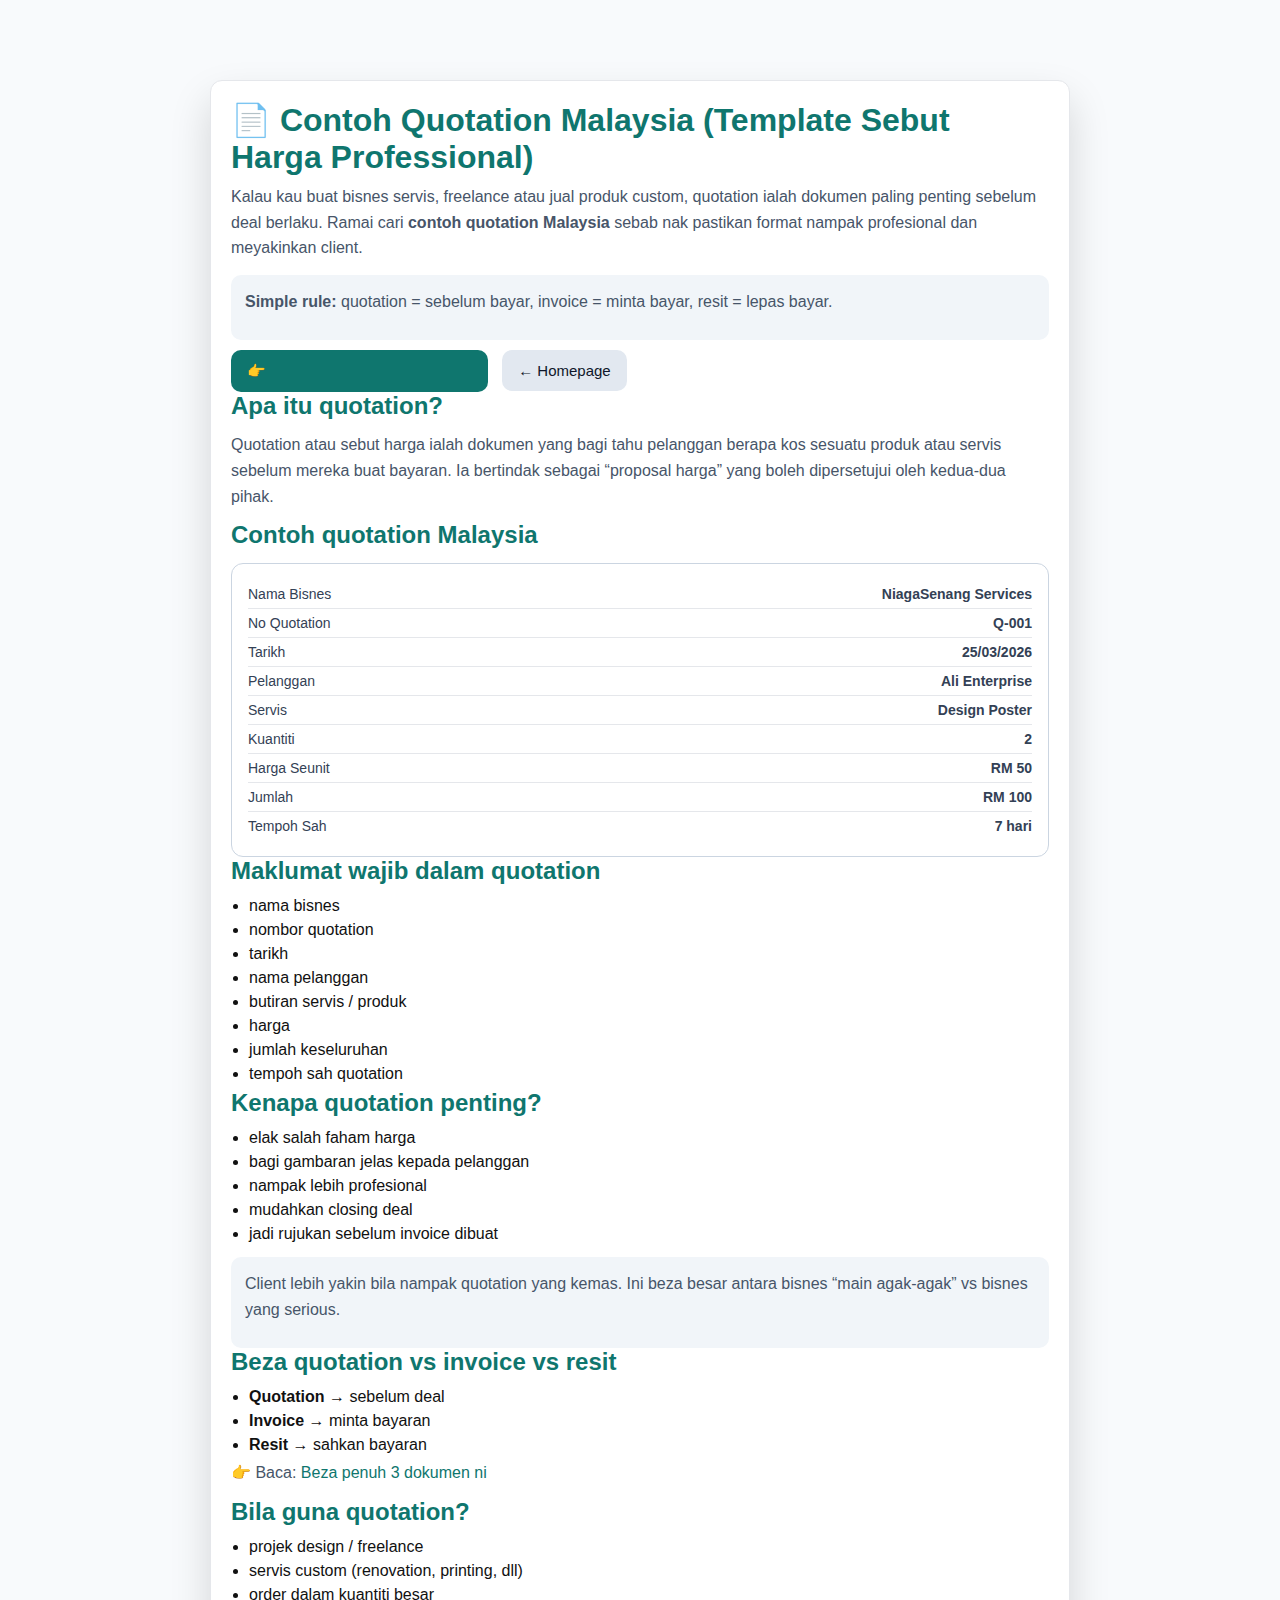
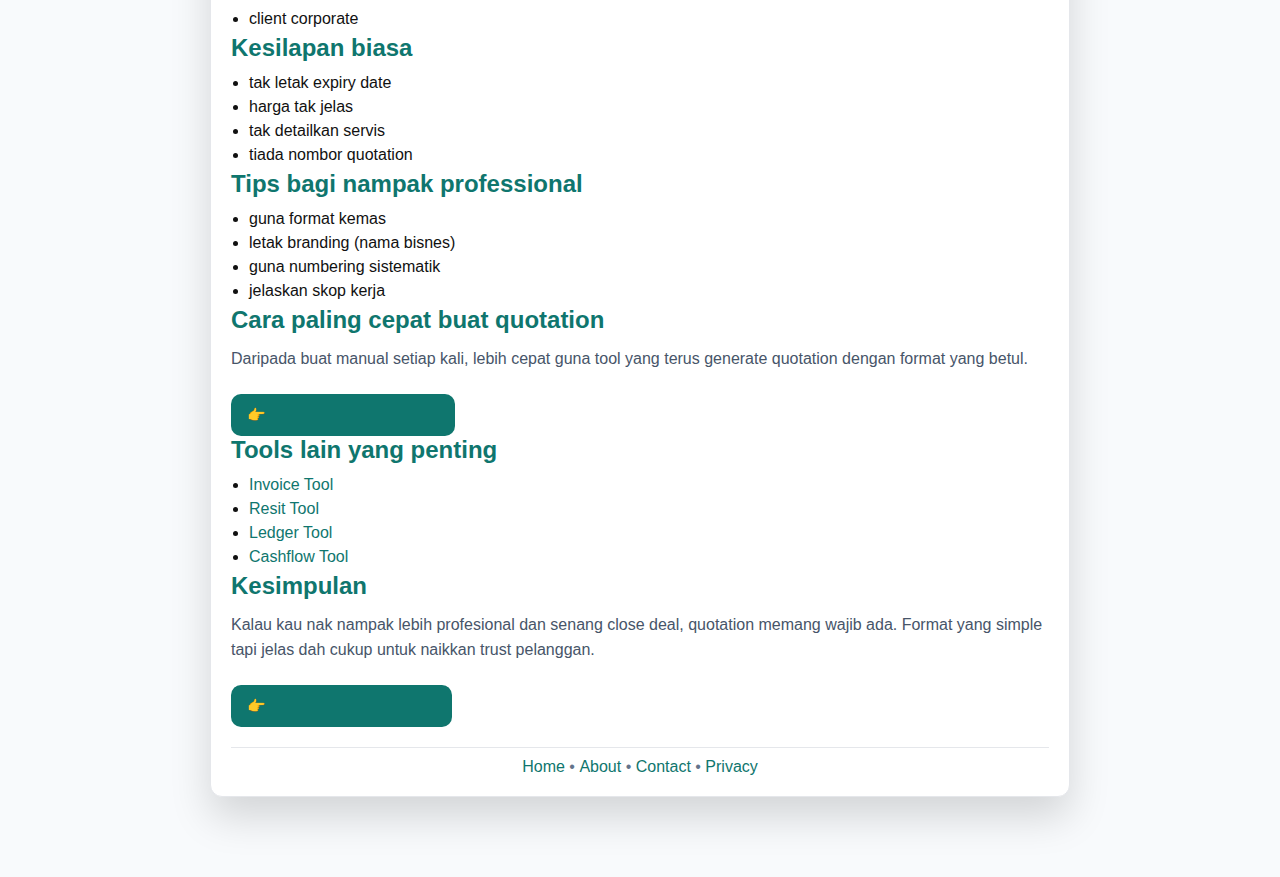
<file: contoh-quotation-malaysia.html>
<!DOCTYPE html>
<html lang="ms">
<head>
  <meta charset="UTF-8" />
  <meta name="viewport" content="width=device-width, initial-scale=1.0"/>

  <title>Contoh Quotation Malaysia (Template Sebut Harga Professional)</title>
  <meta name="description" content="Lihat contoh quotation Malaysia yang profesional dan mudah digunakan untuk peniaga kecil, freelancer dan bisnes servis. Guna template quotation percuma.">
  <meta name="keywords" content="contoh quotation malaysia, template quotation malaysia, sebut harga malaysia, format quotation malaysia, quotation peniaga kecil">
  <link rel="canonical" href="https://niagasenang.pages.dev/contoh-quotation-malaysia.html">
  <link rel="stylesheet" href="css/style.css">

  <!-- Google Analytics -->
  <script async src="https://www.googletagmanager.com/gtag/js?id=G-P81GM8SJWX"></script>
  <script>
    window.dataLayer = window.dataLayer || [];
    function gtag(){dataLayer.push(arguments);}
    gtag('js', new Date());
    gtag('config', 'G-P81GM8SJWX');
  </script>

  <style>
    body{font-family:sans-serif;background:#f8fafc;margin:0;}
    .container{max-width:900px;margin:auto;padding:20px;}
    .card{background:#fff;padding:20px;border-radius:12px;border:1px solid #e5e7eb;}
    h1,h2{color:#0f172a;}
    p{color:#475569;line-height:1.7;}
    .box{background:#f1f5f9;padding:14px;border-radius:10px;margin-top:14px;}
    ul{margin:8px 0 0 18px;}
    li{margin:6px 0;}
    a{color:#2563eb;text-decoration:none;}
    .btn{
      display:inline-block;
      margin-top:10px;
      margin-right:10px;
      padding:12px 16px;
      border-radius:10px;
      background:#0f766e;
      color:#fff;
      font-weight:bold;
      text-decoration:none;
    }
    .btn.secondary{
      background:#e2e8f0;
      color:#0f172a;
    }
    .quote-demo{
      margin-top:14px;
      background:#ffffff;
      border:1px solid #cbd5e1;
      border-radius:12px;
      padding:16px;
    }
    .quote-line{
      display:flex;
      justify-content:space-between;
      padding:6px 0;
      border-bottom:1px solid #e5e7eb;
      font-size:14px;
      color:#334155;
    }
    .quote-line:last-child{border-bottom:0;}
    .footer-links{
      margin-top:20px;
      border-top:1px solid #e5e7eb;
      padding-top:10px;
      text-align:center;
      color:#64748b;
    }
  </style>
</head>

<body>
<div class="container">
<div class="card">

<h1>📄 Contoh Quotation Malaysia (Template Sebut Harga Professional)</h1>

<p>
Kalau kau buat bisnes servis, freelance atau jual produk custom, quotation ialah dokumen paling penting sebelum deal berlaku.
Ramai cari <strong>contoh quotation Malaysia</strong> sebab nak pastikan format nampak profesional dan meyakinkan client.
</p>

<div class="box">
<p><strong>Simple rule:</strong> quotation = sebelum bayar, invoice = minta bayar, resit = lepas bayar.</p>
</div>

<a href="quotation.html" class="btn">👉 Guna Quotation Tool Percuma</a>
<a href="index.html" class="btn secondary">← Homepage</a>

<h2>Apa itu quotation?</h2>
<p>
Quotation atau sebut harga ialah dokumen yang bagi tahu pelanggan berapa kos sesuatu produk atau servis sebelum mereka buat bayaran.
Ia bertindak sebagai “proposal harga” yang boleh dipersetujui oleh kedua-dua pihak.
</p>

<h2>Contoh quotation Malaysia</h2>

<div class="quote-demo">
  <div class="quote-line"><span>Nama Bisnes</span><strong>NiagaSenang Services</strong></div>
  <div class="quote-line"><span>No Quotation</span><strong>Q-001</strong></div>
  <div class="quote-line"><span>Tarikh</span><strong>25/03/2026</strong></div>
  <div class="quote-line"><span>Pelanggan</span><strong>Ali Enterprise</strong></div>
  <div class="quote-line"><span>Servis</span><strong>Design Poster</strong></div>
  <div class="quote-line"><span>Kuantiti</span><strong>2</strong></div>
  <div class="quote-line"><span>Harga Seunit</span><strong>RM 50</strong></div>
  <div class="quote-line"><span>Jumlah</span><strong>RM 100</strong></div>
  <div class="quote-line"><span>Tempoh Sah</span><strong>7 hari</strong></div>
</div>

<h2>Maklumat wajib dalam quotation</h2>
<ul>
<li>nama bisnes</li>
<li>nombor quotation</li>
<li>tarikh</li>
<li>nama pelanggan</li>
<li>butiran servis / produk</li>
<li>harga</li>
<li>jumlah keseluruhan</li>
<li>tempoh sah quotation</li>
</ul>

<h2>Kenapa quotation penting?</h2>
<ul>
<li>elak salah faham harga</li>
<li>bagi gambaran jelas kepada pelanggan</li>
<li>nampak lebih profesional</li>
<li>mudahkan closing deal</li>
<li>jadi rujukan sebelum invoice dibuat</li>
</ul>

<div class="box">
<p>
Client lebih yakin bila nampak quotation yang kemas. Ini beza besar antara bisnes “main agak-agak” vs bisnes yang serious.
</p>
</div>

<h2>Beza quotation vs invoice vs resit</h2>
<ul>
<li><strong>Quotation</strong> → sebelum deal</li>
<li><strong>Invoice</strong> → minta bayaran</li>
<li><strong>Resit</strong> → sahkan bayaran</li>
</ul>

<p>
👉 Baca: <a href="beza-invoice-quotation-resit.html">Beza penuh 3 dokumen ni</a>
</p>

<h2>Bila guna quotation?</h2>
<ul>
<li>projek design / freelance</li>
<li>servis custom (renovation, printing, dll)</li>
<li>order dalam kuantiti besar</li>
<li>client corporate</li>
</ul>

<h2>Kesilapan biasa</h2>
<ul>
<li>tak letak expiry date</li>
<li>harga tak jelas</li>
<li>tak detailkan servis</li>
<li>tiada nombor quotation</li>
</ul>

<h2>Tips bagi nampak professional</h2>
<ul>
<li>guna format kemas</li>
<li>letak branding (nama bisnes)</li>
<li>guna numbering sistematik</li>
<li>jelaskan skop kerja</li>
</ul>

<h2>Cara paling cepat buat quotation</h2>
<p>
Daripada buat manual setiap kali, lebih cepat guna tool yang terus generate quotation dengan format yang betul.
</p>

<a href="quotation.html" class="btn">👉 Buat Quotation Sekarang</a>

<h2>Tools lain yang penting</h2>
<ul>
<li><a href="invoice.html">Invoice Tool</a></li>
<li><a href="resit.html">Resit Tool</a></li>
<li><a href="ledger.html">Ledger Tool</a></li>
<li><a href="cashflow.html">Cashflow Tool</a></li>
</ul>

<h2>Kesimpulan</h2>
<p>
Kalau kau nak nampak lebih profesional dan senang close deal, quotation memang wajib ada.
Format yang simple tapi jelas dah cukup untuk naikkan trust pelanggan.
</p>

<a href="quotation.html" class="btn">👉 Guna Template Percuma</a>

<div class="footer-links">
<a href="index.html">Home</a> •
<a href="about.html">About</a> •
<a href="contact.html">Contact</a> •
<a href="privacy.html">Privacy</a>
</div>

</div>
</div>
</body>
</html>
</file>
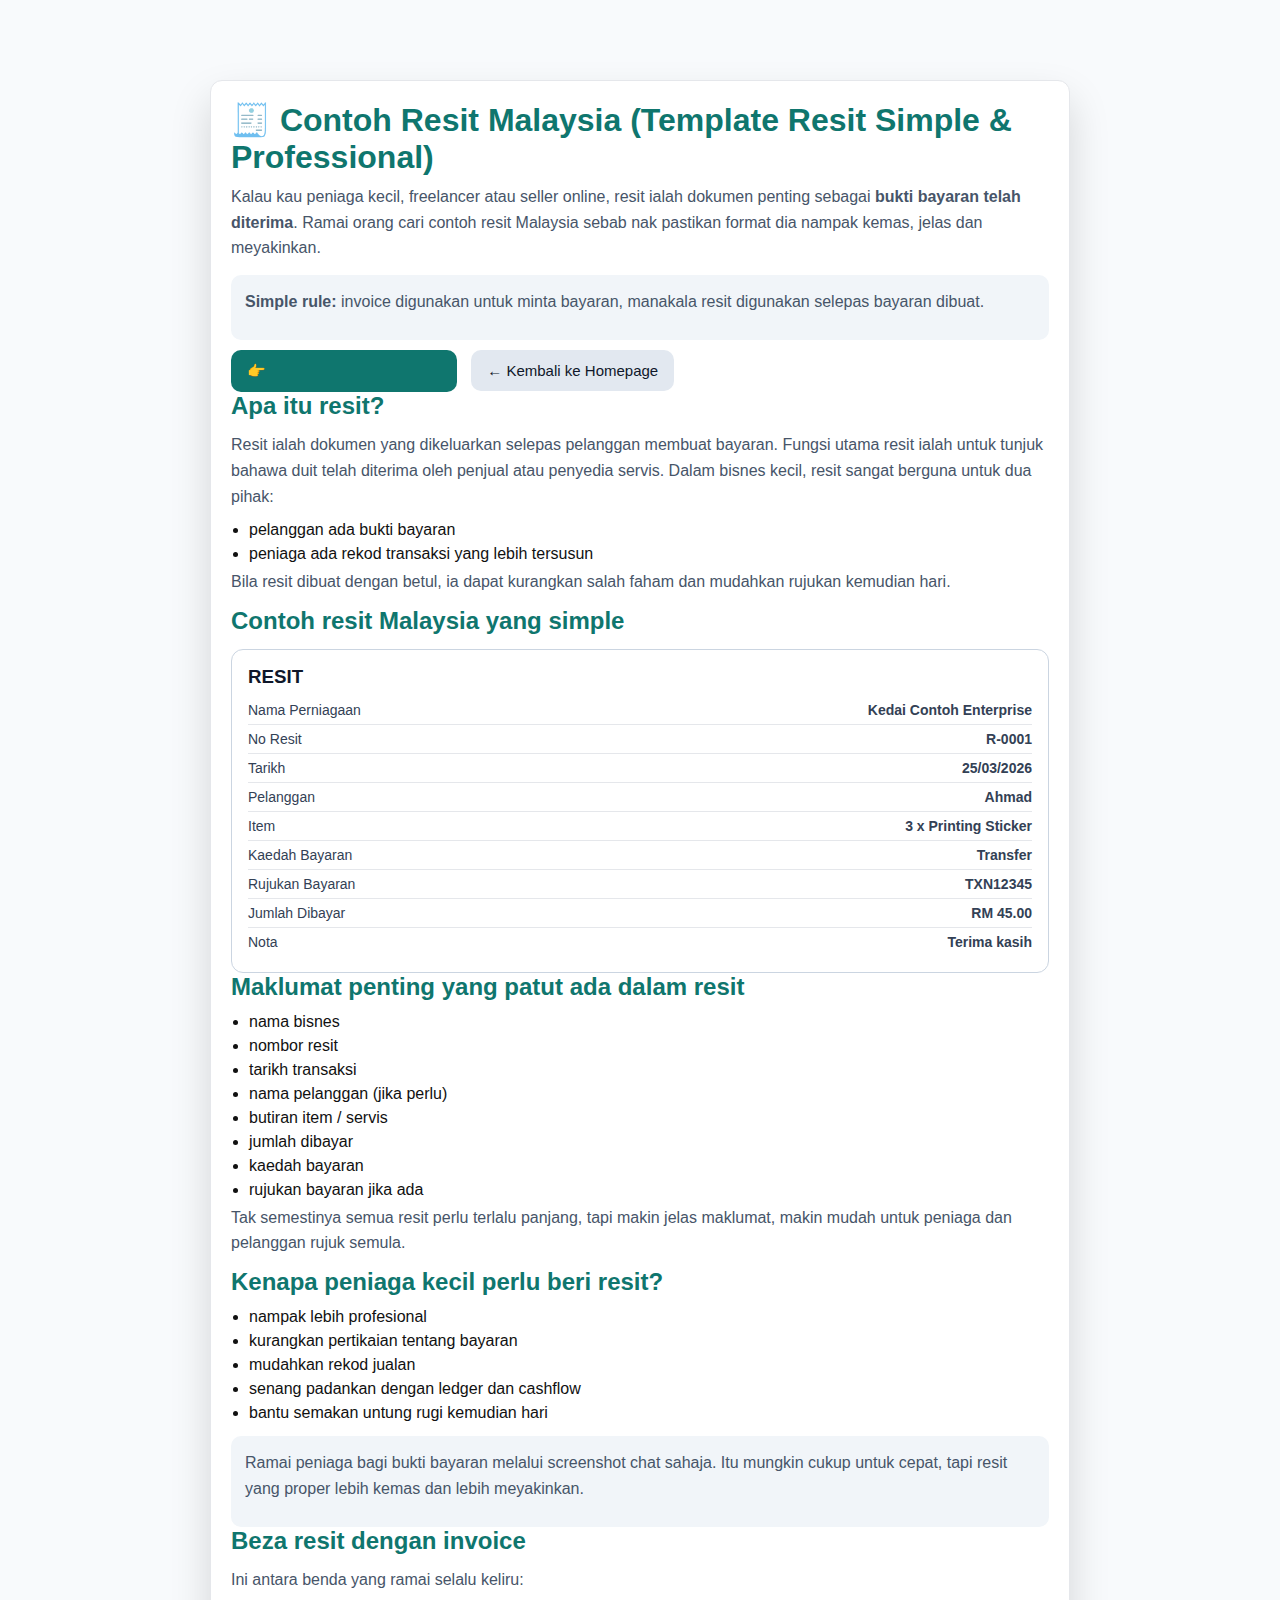
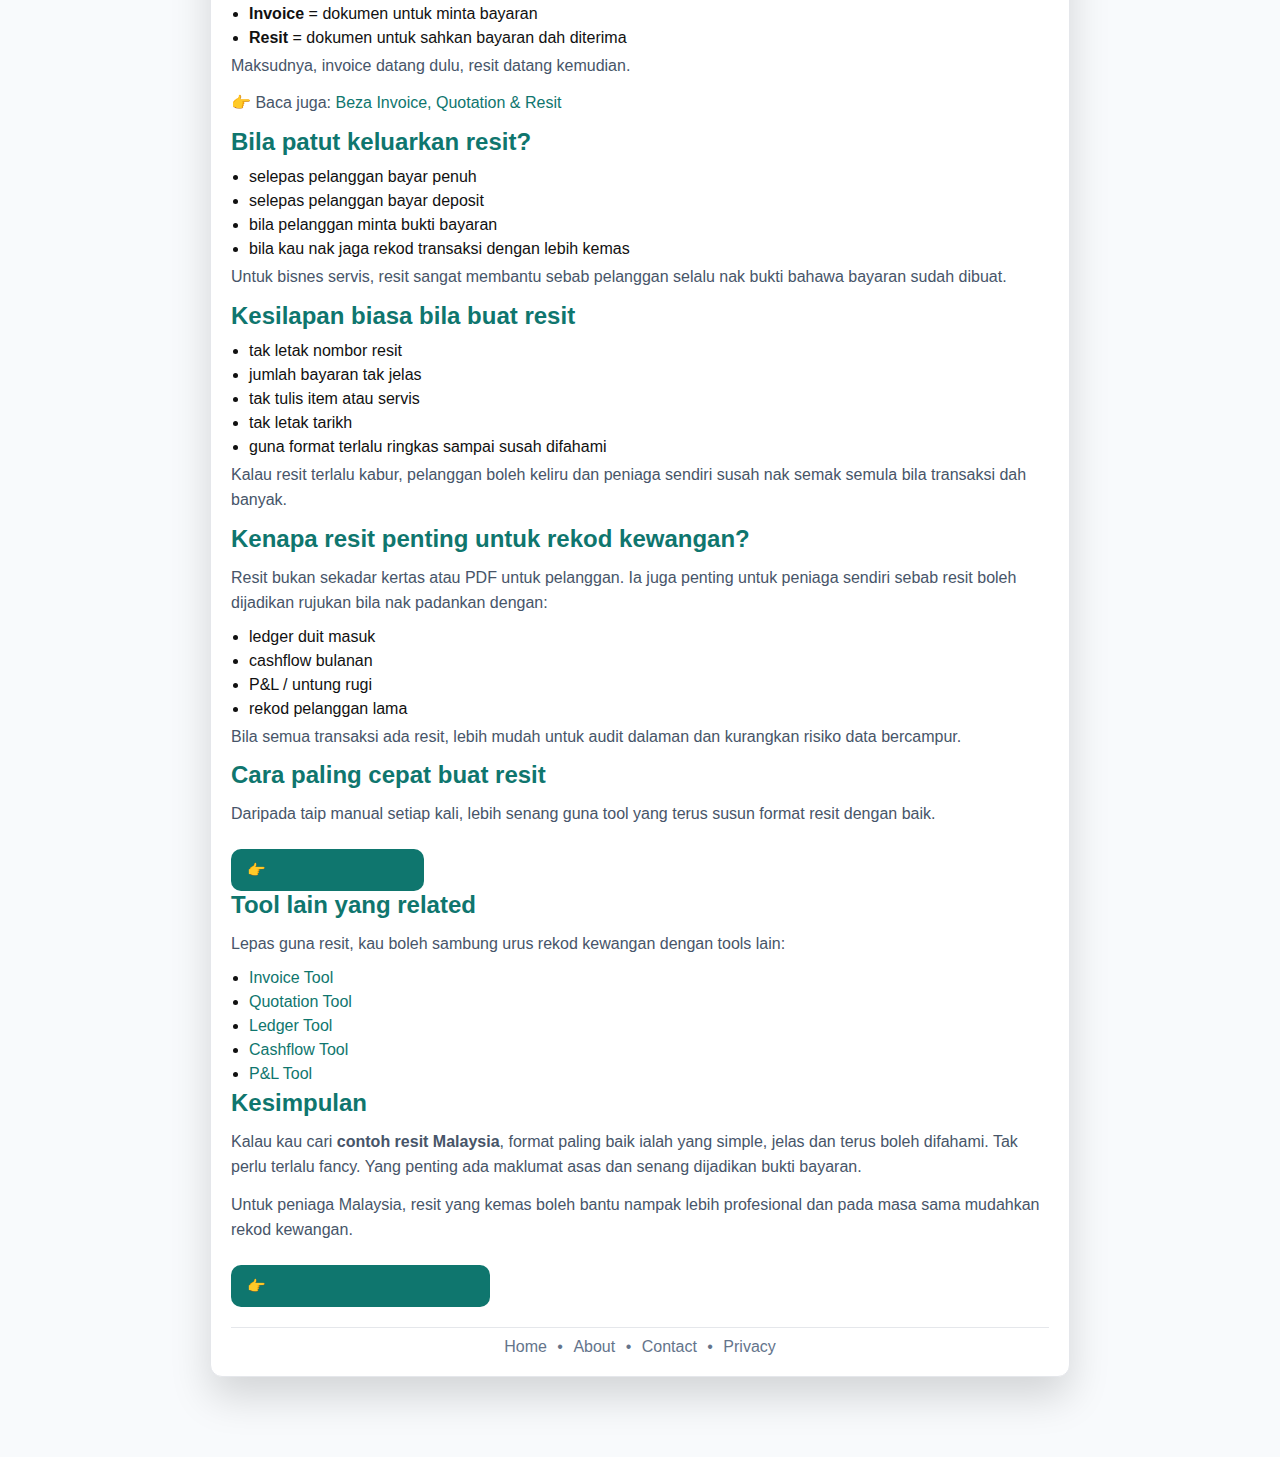
<file: contoh-resit-malaysia.html>
<!DOCTYPE html>
<html lang="ms">
<head>
  <meta charset="UTF-8" />
  <meta name="viewport" content="width=device-width, initial-scale=1.0"/>

  <title>Contoh Resit Malaysia (Template Resit Simple & Professional)</title>
  <meta name="description" content="Lihat contoh resit Malaysia yang simple dan profesional untuk peniaga kecil, freelancer dan bisnes online. Guna template resit percuma dengan NiagaSenang.">
  <meta name="keywords" content="contoh resit malaysia, template resit malaysia, resit simple malaysia, format resit malaysia, resit peniaga kecil">
  <link rel="canonical" href="https://niagasenang.pages.dev/contoh-resit-malaysia.html">
  <link rel="stylesheet" href="css/style.css">

  <!-- Google Analytics -->
  <script async src="https://www.googletagmanager.com/gtag/js?id=G-P81GM8SJWX"></script>
  <script>
    window.dataLayer = window.dataLayer || [];
    function gtag(){dataLayer.push(arguments);}
    gtag('js', new Date());
    gtag('config', 'G-P81GM8SJWX');
  </script>

  <style>
    body{font-family:sans-serif;background:#f8fafc;margin:0;}
    .container{max-width:900px;margin:auto;padding:20px;}
    .card{background:#fff;padding:20px;border-radius:12px;border:1px solid #e5e7eb;}
    h1,h2{color:#0f172a;}
    p{color:#475569;line-height:1.7;}
    .box{background:#f1f5f9;padding:14px;border-radius:10px;margin-top:14px;}
    ul{margin:8px 0 0 18px;}
    li{margin:6px 0;}
    a{color:#2563eb;text-decoration:none;}
    .btn{
      display:inline-block;
      margin-top:10px;
      margin-right:10px;
      padding:12px 16px;
      border-radius:10px;
      background:#0f766e;
      color:#fff;
      font-weight:bold;
      text-decoration:none;
    }
    .btn.secondary{
      background:#e2e8f0;
      color:#0f172a;
    }
    .receipt-demo{
      margin-top:14px;
      background:#ffffff;
      border:1px solid #cbd5e1;
      border-radius:12px;
      padding:16px;
    }
    .receipt-demo h3{
      margin:0 0 8px 0;
      color:#0f172a;
    }
    .receipt-line{
      display:flex;
      justify-content:space-between;
      gap:10px;
      padding:6px 0;
      border-bottom:1px solid #e5e7eb;
      color:#334155;
      font-size:14px;
    }
    .receipt-line:last-child{
      border-bottom:0;
    }
    .footer-links{
      margin-top:20px;
      border-top:1px solid #e5e7eb;
      padding-top:10px;
      text-align:center;
      color:#64748b;
    }
    .footer-links a{
      color:#64748b;
      text-decoration:none;
      margin:0 6px;
    }
  </style>
</head>

<body>
<div class="container">
<div class="card">

  <h1>🧾 Contoh Resit Malaysia (Template Resit Simple & Professional)</h1>

  <p>
    Kalau kau peniaga kecil, freelancer atau seller online, resit ialah dokumen penting sebagai
    <strong>bukti bayaran telah diterima</strong>. Ramai orang cari contoh resit Malaysia sebab nak pastikan format dia nampak
    kemas, jelas dan meyakinkan.
  </p>

  <div class="box">
    <p><strong>Simple rule:</strong> invoice digunakan untuk minta bayaran, manakala resit digunakan selepas bayaran dibuat.</p>
  </div>

  <a href="resit.html" class="btn">👉 Guna Resit Tool Percuma</a>
  <a href="index.html" class="btn secondary">← Kembali ke Homepage</a>

  <h2>Apa itu resit?</h2>
  <p>
    Resit ialah dokumen yang dikeluarkan selepas pelanggan membuat bayaran. Fungsi utama resit ialah untuk tunjuk bahawa
    duit telah diterima oleh penjual atau penyedia servis. Dalam bisnes kecil, resit sangat berguna untuk dua pihak:
  </p>
  <ul>
    <li>pelanggan ada bukti bayaran</li>
    <li>peniaga ada rekod transaksi yang lebih tersusun</li>
  </ul>

  <p>
    Bila resit dibuat dengan betul, ia dapat kurangkan salah faham dan mudahkan rujukan kemudian hari.
  </p>

  <h2>Contoh resit Malaysia yang simple</h2>

  <div class="receipt-demo">
    <h3>RESIT</h3>
    <div class="receipt-line"><span>Nama Perniagaan</span><strong>Kedai Contoh Enterprise</strong></div>
    <div class="receipt-line"><span>No Resit</span><strong>R-0001</strong></div>
    <div class="receipt-line"><span>Tarikh</span><strong>25/03/2026</strong></div>
    <div class="receipt-line"><span>Pelanggan</span><strong>Ahmad</strong></div>
    <div class="receipt-line"><span>Item</span><strong>3 x Printing Sticker</strong></div>
    <div class="receipt-line"><span>Kaedah Bayaran</span><strong>Transfer</strong></div>
    <div class="receipt-line"><span>Rujukan Bayaran</span><strong>TXN12345</strong></div>
    <div class="receipt-line"><span>Jumlah Dibayar</span><strong>RM 45.00</strong></div>
    <div class="receipt-line"><span>Nota</span><strong>Terima kasih</strong></div>
  </div>

  <h2>Maklumat penting yang patut ada dalam resit</h2>
  <ul>
    <li>nama bisnes</li>
    <li>nombor resit</li>
    <li>tarikh transaksi</li>
    <li>nama pelanggan (jika perlu)</li>
    <li>butiran item / servis</li>
    <li>jumlah dibayar</li>
    <li>kaedah bayaran</li>
    <li>rujukan bayaran jika ada</li>
  </ul>

  <p>
    Tak semestinya semua resit perlu terlalu panjang, tapi makin jelas maklumat, makin mudah untuk peniaga dan pelanggan rujuk semula.
  </p>

  <h2>Kenapa peniaga kecil perlu beri resit?</h2>
  <ul>
    <li>nampak lebih profesional</li>
    <li>kurangkan pertikaian tentang bayaran</li>
    <li>mudahkan rekod jualan</li>
    <li>senang padankan dengan ledger dan cashflow</li>
    <li>bantu semakan untung rugi kemudian hari</li>
  </ul>

  <div class="box">
    <p>
      Ramai peniaga bagi bukti bayaran melalui screenshot chat sahaja. Itu mungkin cukup untuk cepat, tapi resit yang proper lebih kemas dan lebih meyakinkan.
    </p>
  </div>

  <h2>Beza resit dengan invoice</h2>
  <p>
    Ini antara benda yang ramai selalu keliru:
  </p>
  <ul>
    <li><strong>Invoice</strong> = dokumen untuk minta bayaran</li>
    <li><strong>Resit</strong> = dokumen untuk sahkan bayaran dah diterima</li>
  </ul>

  <p>
    Maksudnya, invoice datang dulu, resit datang kemudian.
  </p>

  <p>
    👉 Baca juga: <a href="beza-invoice-quotation-resit.html">Beza Invoice, Quotation & Resit</a>
  </p>

  <h2>Bila patut keluarkan resit?</h2>
  <ul>
    <li>selepas pelanggan bayar penuh</li>
    <li>selepas pelanggan bayar deposit</li>
    <li>bila pelanggan minta bukti bayaran</li>
    <li>bila kau nak jaga rekod transaksi dengan lebih kemas</li>
  </ul>

  <p>
    Untuk bisnes servis, resit sangat membantu sebab pelanggan selalu nak bukti bahawa bayaran sudah dibuat.
  </p>

  <h2>Kesilapan biasa bila buat resit</h2>
  <ul>
    <li>tak letak nombor resit</li>
    <li>jumlah bayaran tak jelas</li>
    <li>tak tulis item atau servis</li>
    <li>tak letak tarikh</li>
    <li>guna format terlalu ringkas sampai susah difahami</li>
  </ul>

  <p>
    Kalau resit terlalu kabur, pelanggan boleh keliru dan peniaga sendiri susah nak semak semula bila transaksi dah banyak.
  </p>

  <h2>Kenapa resit penting untuk rekod kewangan?</h2>
  <p>
    Resit bukan sekadar kertas atau PDF untuk pelanggan. Ia juga penting untuk peniaga sendiri sebab resit boleh dijadikan
    rujukan bila nak padankan dengan:
  </p>
  <ul>
    <li>ledger duit masuk</li>
    <li>cashflow bulanan</li>
    <li>P&amp;L / untung rugi</li>
    <li>rekod pelanggan lama</li>
  </ul>

  <p>
    Bila semua transaksi ada resit, lebih mudah untuk audit dalaman dan kurangkan risiko data bercampur.
  </p>

  <h2>Cara paling cepat buat resit</h2>
  <p>
    Daripada taip manual setiap kali, lebih senang guna tool yang terus susun format resit dengan baik.
  </p>

  <a href="resit.html" class="btn">👉 Buat Resit Sekarang</a>

  <h2>Tool lain yang related</h2>
  <p>
    Lepas guna resit, kau boleh sambung urus rekod kewangan dengan tools lain:
  </p>
  <ul>
    <li><a href="invoice.html">Invoice Tool</a></li>
    <li><a href="quotation.html">Quotation Tool</a></li>
    <li><a href="ledger.html">Ledger Tool</a></li>
    <li><a href="cashflow.html">Cashflow Tool</a></li>
    <li><a href="pl.html">P&amp;L Tool</a></li>
  </ul>

  <h2>Kesimpulan</h2>
  <p>
    Kalau kau cari <strong>contoh resit Malaysia</strong>, format paling baik ialah yang simple, jelas dan terus boleh difahami.
    Tak perlu terlalu fancy. Yang penting ada maklumat asas dan senang dijadikan bukti bayaran.
  </p>

  <p>
    Untuk peniaga Malaysia, resit yang kemas boleh bantu nampak lebih profesional dan pada masa sama mudahkan rekod kewangan.
  </p>

  <a href="resit.html" class="btn">👉 Guna Template Resit Percuma</a>

  <div class="footer-links">
    <a href="index.html">Home</a> •
    <a href="about.html">About</a> •
    <a href="contact.html">Contact</a> •
    <a href="privacy.html">Privacy</a>
  </div>

</div>
</div>

</body>
</html>
</file>
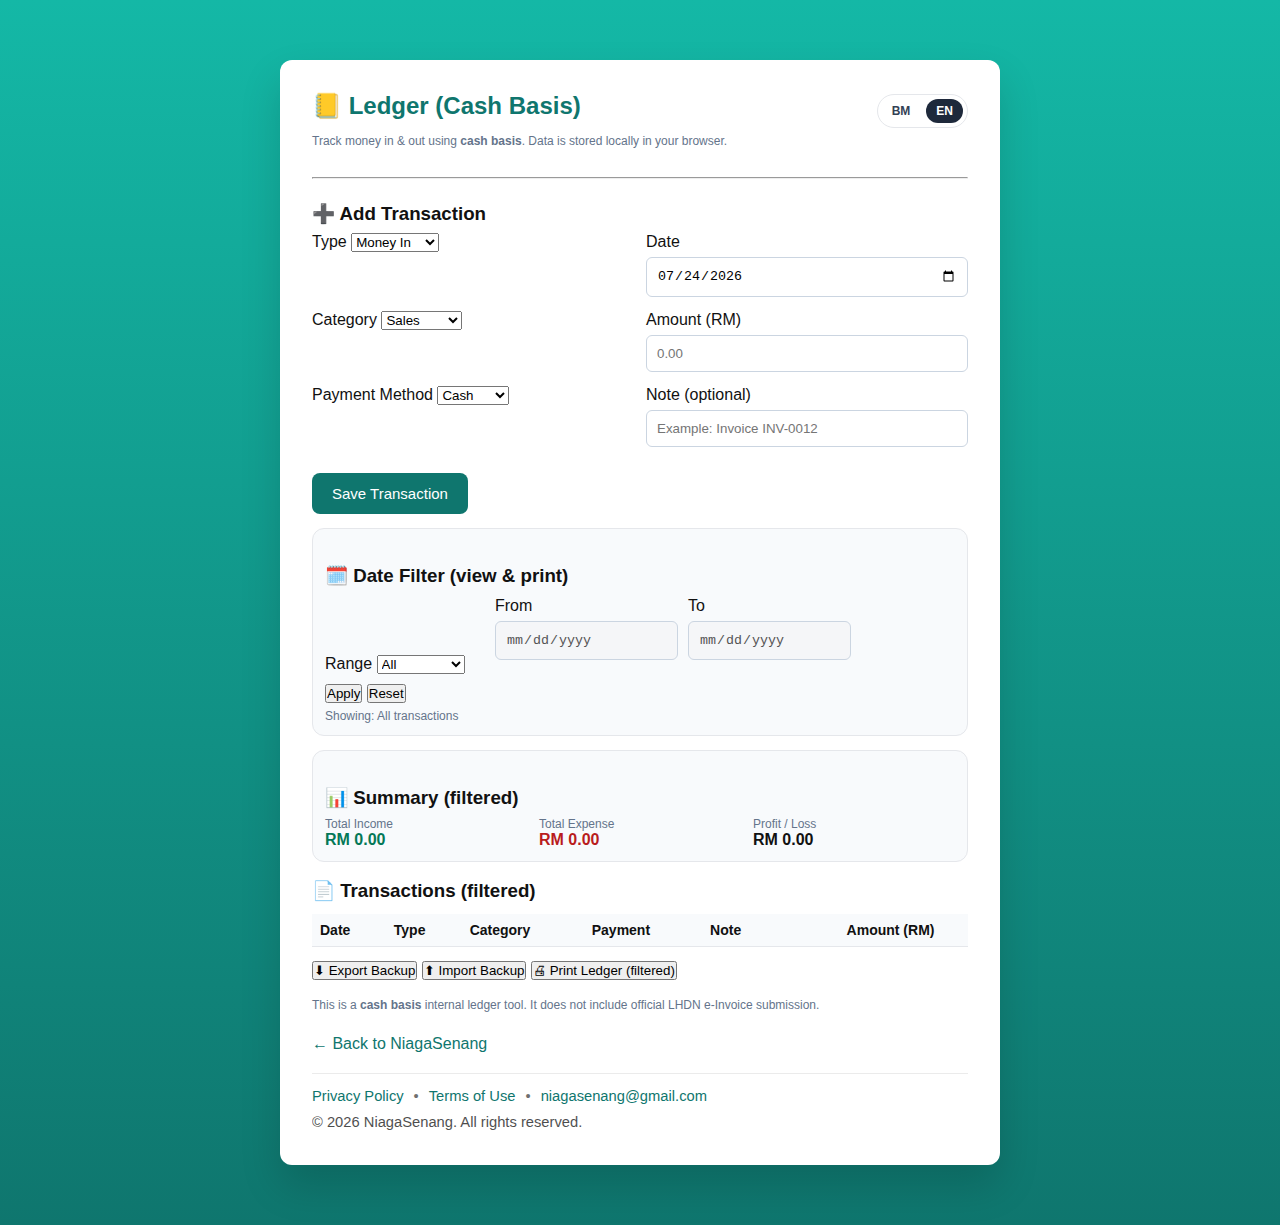
<file: ledger.html>
<!DOCTYPE html>
<html lang="ms">
<head>
  <meta charset="UTF-8">
  <title>Ledger (Cash Basis) | NiagaSenang</title>
  <meta name="viewport" content="width=device-width, initial-scale=1.0">
  <meta name="description" content="Ledger cash basis percuma untuk peniaga Malaysia. Rekod duit masuk & keluar, auto kira untung rugi.">

  <link rel="stylesheet" href="css/style.css">

  <!-- Google Analytics -->
  <script async src="https://www.googletagmanager.com/gtag/js?id=G-P81GM8SJWX"></script>
  <script>
    window.dataLayer = window.dataLayer || [];
    function gtag(){dataLayer.push(arguments);}
    gtag('js', new Date());
    gtag('config', 'G-P81GM8SJWX');
  </script>

  <style>
    .grid-2 { display:grid; grid-template-columns:1fr 1fr; gap:12px; }
    .grid-3 { display:grid; grid-template-columns:1fr 1fr 1fr; gap:12px; }
    table { width:100%; border-collapse:collapse; margin-top:12px; }
    th, td { padding:8px; border-bottom:1px solid #e5e7eb; font-size:14px; vertical-align:top; }
    th { text-align:left; background:#f8fafc; }
    .right { text-align:right; }
    .small { font-size:12px; color:#64748b; }

    .box {
      background:#f8fafc;
      border:1px solid #e5e7eb;
      border-radius:12px;
      padding:12px;
      margin-top:14px;
    }

    .pill{
      display:inline-block;
      padding:4px 8px;
      border-radius:999px;
      font-size:12px;
      border:1px solid #e5e7eb;
      background:#f8fafc;
      line-height:1.2;
      text-transform:capitalize;
    }
    .pill.income{
      background: rgba(4,120,87,.10);
      border-color: rgba(4,120,87,.25);
      color:#047857;
      font-weight:700;
    }
    .pill.expense{
      background: rgba(185,28,28,.10);
      border-color: rgba(185,28,28,.25);
      color:#b91c1c;
      font-weight:700;
    }

    .incomeTxt { color:#047857; font-weight:700; }
    .expenseTxt { color:#b91c1c; font-weight:700; }

    /* ===== Top header row (title + language toggle) ===== */
    .top-row{
      display:flex;
      align-items:flex-start;
      justify-content:space-between;
      gap:10px;
    }
    .lang-toggle{
      display:flex;
      gap:6px;
      padding:4px;
      border:1px solid #e5e7eb;
      border-radius:999px;
      background:#ffffff;
      flex:0 0 auto;
      margin-top:2px;
    }
    .lang-btn{
      border:0;
      background:transparent;
      padding:6px 10px;
      border-radius:999px;
      font-weight:700;
      font-size:12px;
      cursor:pointer;
      color:#334155;
      line-height:1;
    }
    .lang-btn.active{
      background:#1e293b;
      color:#ffffff;
    }

    /* ===== Print layout ===== */
    .print-header{
      display:none;
      margin-bottom:12px;
      padding-bottom:10px;
      border-bottom:1px solid #e5e7eb;
    }
    .print-header h1{
      margin:0;
      font-size:18px;
      letter-spacing:.2px;
    }
    .print-meta{
      margin-top:6px;
      font-size:12px;
      color:#334155;
      display:flex;
      flex-wrap:wrap;
      gap:14px;
    }
    .print-meta span{
      display:inline-block;
      padding:4px 8px;
      border:1px solid #e5e7eb;
      border-radius:999px;
      background:#f8fafc;
    }

    /* Filter UI */
    .filter-row{
      display:flex;
      flex-wrap:wrap;
      gap:10px;
      align-items:end;
      margin-top:10px;
    }
    .filter-row > div{ min-width: 160px; }
    .hint { font-size:12px; color:#64748b; margin-top:6px; }

    /* ===== Standard footer (inside .card) ===== */
    .ns-footer{
      margin-top: 16px;
      padding-top: 12px;
      border-top: 1px solid rgba(0,0,0,0.08);
      font-size: 0.92rem;
      line-height: 1.4;
    }
    .ns-footer__links{
      display: flex;
      flex-wrap: wrap;
      gap: 10px;
      align-items: center;
    }
    .ns-footer__links a{ text-decoration: none; }
    .ns-footer__links a:hover{ text-decoration: underline; }
    .ns-footer__sep{ opacity: 0.6; }
    .ns-footer__copy{
      margin-top: 6px;
      opacity: 0.75;
    }

    @media print {
      /* hide UI elements */
      .btn, .btn-secondary, button, input, select, textarea,
      a[href="index.html"], #importFile, .lang-toggle, .ns-footer { display:none !important; }
      hr { border:0; border-top:1px solid #e5e7eb; }

      /* remove card shadow / background */
      body { background:#fff !important; }
      .card { box-shadow:none !important; border:0 !important; }

      /* show print header */
      .print-header { display:block !important; }

      /* tighten spacing */
      h2, h3, p { margin: 8px 0; }
      table { margin-top:10px; }
      th, td { font-size:12px; padding:6px; }

      /* keep table header on each page */
      thead { display: table-header-group; }
      tfoot { display: table-footer-group; }

      tr { page-break-inside: avoid; }

      .container { max-width: 100% !important; }
    }
  </style>
</head>

<body>
<div class="container">
<div class="card">

  <!-- PRINT ONLY HEADER -->
  <div class="print-header">
    <h1 id="phTitle">NiagaSenang — Ledger (Cash Basis)</h1>
    <div class="print-meta">
      <span id="phBiz">Bisnes: -</span>
      <span id="phPeriod">Tempoh: Semua</span>
      <span id="phPrinted">Dicetak: -</span>
    </div>
  </div>

  <!-- Top row: title + lang toggle -->
  <div class="top-row">
    <div>
      <h2 data-i18n="pageH2">📒 Ledger (Cash Basis)</h2>
      <p class="small" data-i18n="pageIntro">
        Rekod duit masuk & keluar berdasarkan <strong>cash basis</strong>.
        Data disimpan dalam browser sahaja.
      </p>
    </div>

    <div class="lang-toggle" aria-label="Language toggle">
      <button type="button" class="lang-btn" data-lang="ms">BM</button>
      <button type="button" class="lang-btn" data-lang="en">EN</button>
    </div>
  </div>

  <hr style="margin:14px 0;">

  <!-- ADD TRANSACTION -->
  <h3 data-i18n="addTitle">➕ Rekod Transaksi</h3>

  <div class="grid-2">
    <div>
      <label data-i18n="labelType">Jenis</label>
      <select id="type">
        <option value="income" id="optIncome">Duit Masuk</option>
        <option value="expense" id="optExpense">Duit Keluar</option>
      </select>
    </div>

    <div>
      <label data-i18n="labelDate">Tarikh</label>
      <input type="date" id="date">
    </div>
  </div>

  <div class="grid-2">
    <div>
      <label data-i18n="labelCategory">Kategori</label>
      <select id="category">
        <option>Sales</option>
        <option>Service</option>
        <option>Stock</option>
        <option>Rent</option>
        <option>Marketing</option>
        <option>Utilities</option>
        <option>Transport</option>
        <option>Misc</option>
      </select>
    </div>

    <div>
      <label data-i18n="labelAmount">Jumlah (RM)</label>
      <input type="number" id="amount" step="0.01" placeholder="0.00">
    </div>
  </div>

  <div class="grid-2">
    <div>
      <label data-i18n="labelPayment">Cara Bayar</label>
      <select id="payment">
        <option id="payCash">Cash</option>
        <option id="payBank">Bank</option>
        <option id="payEwallet">E-Wallet</option>
      </select>
    </div>

    <div>
      <label data-i18n="labelNote">Nota (optional)</label>
      <input id="note" placeholder="Contoh: Invoice INV-0012">
    </div>
  </div>

  <div style="margin-top:12px;">
    <button class="btn" onclick="addTxn()" data-i18n="btnSave">Simpan Transaksi</button>
  </div>

  <!-- FILTER -->
  <div class="box">
    <h3 data-i18n="filterTitle">🗓️ Filter Tarikh (paparan & print)</h3>

    <div class="filter-row">
      <div>
        <label data-i18n="labelRange">Range</label>
        <select id="rangePreset">
          <option value="all" id="rngAll">Semua</option>
          <option value="week" id="rngWeek">Minggu Ini</option>
          <option value="month" id="rngMonth">Bulan Ini</option>
          <option value="custom" id="rngCustom">Custom</option>
        </select>
      </div>

      <div>
        <label data-i18n="labelFrom">Dari</label>
        <input type="date" id="fromDate" disabled>
      </div>

      <div>
        <label data-i18n="labelTo">Hingga</label>
        <input type="date" id="toDate" disabled>
      </div>

      <div>
        <button class="btn-secondary" onclick="applyFilter()" data-i18n="btnApply">Apply</button>
        <button class="btn-secondary" onclick="resetFilter()" data-i18n="btnReset">Reset</button>
      </div>
    </div>

    <div class="hint" id="filterHint">Menunjukkan: Semua transaksi</div>
  </div>

  <!-- SUMMARY -->
  <div class="box">
    <h3 data-i18n="summaryTitle">📊 Ringkasan (ikut filter)</h3>
    <div class="grid-3">
      <div>
        <div class="small" data-i18n="sumIncomeLabel">Jumlah Income</div>
        <strong class="incomeTxt">RM <span id="sumIncome">0.00</span></strong>
      </div>
      <div>
        <div class="small" data-i18n="sumExpenseLabel">Jumlah Expense</div>
        <strong class="expenseTxt">RM <span id="sumExpense">0.00</span></strong>
      </div>
      <div>
        <div class="small" data-i18n="sumProfitLabel">Untung / Rugi</div>
        <strong>RM <span id="sumProfit">0.00</span></strong>
      </div>
    </div>
  </div>

  <!-- TABLE -->
  <h3 style="margin-top:18px;" data-i18n="tableTitle">📄 Senarai Transaksi (ikut filter)</h3>

  <table>
    <thead>
      <tr>
        <th data-i18n="thDate">Tarikh</th>
        <th data-i18n="thType">Jenis</th>
        <th data-i18n="thCategory">Kategori</th>
        <th data-i18n="thPayment">Cara Bayar</th>
        <th data-i18n="thNote">Nota</th>
        <th class="right" data-i18n="thAmount">Jumlah (RM)</th>
        <th data-i18n="thAction"></th>
      </tr>
    </thead>
    <tbody id="list"></tbody>
  </table>

  <!-- BACKUP -->
  <div style="margin-top:14px;">
    <button class="btn-secondary" onclick="exportData()" data-i18n="btnExport">⬇ Export Backup</button>
    <input type="file" id="importFile" accept="application/json" style="display:none">
    <button class="btn-secondary" onclick="document.getElementById('importFile').click()" data-i18n="btnImport">⬆ Import Backup</button>
    <button class="btn-secondary" onclick="printLedger()" data-i18n="btnPrint">🖨 Print Ledger (ikut filter)</button>
  </div>

  <p class="small" style="margin-top:16px;" data-i18n="disclaimerText">
    Tool ini adalah <strong>cash basis accounting</strong> untuk kegunaan dalaman.
    Belum termasuk e-Invoice LHDN.
  </p>

  <p style="margin-top:16px;">
    <a href="index.html" data-i18n="backLink">← Kembali ke NiagaSenang</a>
  </p>

  <!-- ✅ Standard footer (INSIDE .card) -->
  <footer class="ns-footer">
    <div class="ns-footer__links">
      <a href="privacy.html">Privacy Policy</a>
      <span class="ns-footer__sep">•</span>
      <a href="terms.html">Terms of Use</a>
      <span class="ns-footer__sep">•</span>
      <a href="mailto:niagasenang@gmail.com">niagasenang@gmail.com</a>
    </div>

    <div class="ns-footer__copy">
      © <span id="nsYear"></span> NiagaSenang. All rights reserved.
    </div>
  </footer>

</div>
</div>

<script>
/* =======================
   Storage Keys
======================= */
const KEY = "ns_ledger_v3";
const FILTER_KEY = "ns_ledger_filter_v1";
const LANG_KEY = "ns_lang"; // shared with landing

let CURRENT_LANG = "ms";

/* =======================
   i18n dictionary
======================= */
const I18N = {
  ms: {
    docTitle: "Ledger (Cash Basis) | NiagaSenang",

    pageH2: "📒 Ledger (Cash Basis)",
    pageIntro: "Rekod duit masuk & keluar berdasarkan <strong>cash basis</strong>. Data disimpan dalam browser sahaja.",

    addTitle: "➕ Rekod Transaksi",
    labelType: "Jenis",
    labelDate: "Tarikh",
    labelCategory: "Kategori",
    labelAmount: "Jumlah (RM)",
    labelPayment: "Cara Bayar",
    labelNote: "Nota (optional)",
    notePlaceholder: "Contoh: Invoice INV-0012",
    btnSave: "Simpan Transaksi",

    optIncome: "Duit Masuk",
    optExpense: "Duit Keluar",

    filterTitle: "🗓️ Filter Tarikh (paparan & print)",
    labelRange: "Range",
    labelFrom: "Dari",
    labelTo: "Hingga",
    btnApply: "Apply",
    btnReset: "Reset",
    rngAll: "Semua",
    rngWeek: "Minggu Ini",
    rngMonth: "Bulan Ini",
    rngCustom: "Custom",

    summaryTitle: "📊 Ringkasan (ikut filter)",
    sumIncomeLabel: "Jumlah Income",
    sumExpenseLabel: "Jumlah Expense",
    sumProfitLabel: "Untung / Rugi",

    tableTitle: "📄 Senarai Transaksi (ikut filter)",
    thDate: "Tarikh",
    thType: "Jenis",
    thCategory: "Kategori",
    thPayment: "Cara Bayar",
    thNote: "Nota",
    thAmount: "Jumlah (RM)",

    btnExport: "⬇ Export Backup",
    btnImport: "⬆ Import Backup",
    btnPrint: "🖨 Print Ledger (ikut filter)",

    disclaimerText: "Tool ini adalah <strong>cash basis accounting</strong> untuk kegunaan dalaman. Belum termasuk e-Invoice LHDN.",
    backLink: "← Kembali ke NiagaSenang",

    // dynamic strings
    showPrefix: "Menunjukkan: ",
    allTxns: "Semua transaksi",
    weekLabel: "Minggu ini",
    monthLabel: "Bulan ini",
    customLabel: "Custom",
    customFrom: "dari",
    customTo: "hingga",

    bizLabel: "Bisnes: ",
    periodLabel: "Tempoh: ",
    printedLabel: "Dicetak: ",

    alertAmount: "Masukkan jumlah (lebih dari 0)",
    alertDate: "Sila pilih tarikh",
    alertCustomNeedDate: "Untuk Custom, sila pilih tarikh Dari / Hingga (sekurang-kurangnya satu).",
    alertImportOk: "✅ Backup berjaya diimport!",
    alertImportFail: "❌ Import gagal. Pastikan fail backup niagasenang-ledger-backup.json yang betul.",

    removeBtn: "❌",

    typePillIncome: "income",
    typePillExpense: "expense",
    typeTextIncome: "Duit Masuk",
    typeTextExpense: "Duit Keluar",

    phTitle: "NiagaSenang — Ledger (Cash Basis)"
  },

  en: {
    docTitle: "Ledger (Cash Basis) | NiagaSenang",

    pageH2: "📒 Ledger (Cash Basis)",
    pageIntro: "Track money in & out using <strong>cash basis</strong>. Data is stored locally in your browser.",

    addTitle: "➕ Add Transaction",
    labelType: "Type",
    labelDate: "Date",
    labelCategory: "Category",
    labelAmount: "Amount (RM)",
    labelPayment: "Payment Method",
    labelNote: "Note (optional)",
    notePlaceholder: "Example: Invoice INV-0012",
    btnSave: "Save Transaction",

    optIncome: "Money In",
    optExpense: "Money Out",

    filterTitle: "🗓️ Date Filter (view & print)",
    labelRange: "Range",
    labelFrom: "From",
    labelTo: "To",
    btnApply: "Apply",
    btnReset: "Reset",
    rngAll: "All",
    rngWeek: "This Week",
    rngMonth: "This Month",
    rngCustom: "Custom",

    summaryTitle: "📊 Summary (filtered)",
    sumIncomeLabel: "Total Income",
    sumExpenseLabel: "Total Expense",
    sumProfitLabel: "Profit / Loss",

    tableTitle: "📄 Transactions (filtered)",
    thDate: "Date",
    thType: "Type",
    thCategory: "Category",
    thPayment: "Payment",
    thNote: "Note",
    thAmount: "Amount (RM)",

    btnExport: "⬇ Export Backup",
    btnImport: "⬆ Import Backup",
    btnPrint: "🖨 Print Ledger (filtered)",

    disclaimerText: "This is a <strong>cash basis</strong> internal ledger tool. It does not include official LHDN e-Invoice submission.",
    backLink: "← Back to NiagaSenang",

    // dynamic strings
    showPrefix: "Showing: ",
    allTxns: "All transactions",
    weekLabel: "This week",
    monthLabel: "This month",
    customLabel: "Custom",
    customFrom: "from",
    customTo: "to",

    bizLabel: "Business: ",
    periodLabel: "Period: ",
    printedLabel: "Printed: ",

    alertAmount: "Enter an amount (greater than 0)",
    alertDate: "Please choose a date",
    alertCustomNeedDate: "For Custom, choose From/To dates (at least one).",
    alertImportOk: "✅ Backup imported successfully!",
    alertImportFail: "❌ Import failed. Please upload a valid niagasenang-ledger-backup.json file.",

    removeBtn: "❌",

    typePillIncome: "income",
    typePillExpense: "expense",
    typeTextIncome: "Money In",
    typeTextExpense: "Money Out",

    phTitle: "NiagaSenang — Ledger (Cash Basis)"
  }
};

/* =======================
   Helpers
======================= */
function today() { return new Date().toISOString().slice(0,10); }

function nowReadable(){
  const d = new Date();
  const locale = (CURRENT_LANG === "en") ? "en-US" : "ms-MY";
  return d.toLocaleString(locale, { year:'numeric', month:'short', day:'2-digit', hour:'2-digit', minute:'2-digit' });
}

function escapeHtml(s){
  return String(s ?? "")
    .replaceAll("&","&amp;")
    .replaceAll("<","&lt;")
    .replaceAll(">","&gt;")
    .replaceAll('"',"&quot;")
    .replaceAll("'","&#039;");
}

function money(n) { return Number(n || 0).toFixed(2); }

function t(key){
  const pack = I18N[CURRENT_LANG] || I18N.ms;
  return (pack[key] != null) ? pack[key] : (I18N.ms[key] ?? "");
}

/* =======================
   Language
======================= */
function detectBrowserLang(){
  const nav = (navigator.language || "").toLowerCase();
  return nav.startsWith("en") ? "en" : "ms";
}

function applyLang(lang){
  CURRENT_LANG = (lang === "en") ? "en" : "ms";
  localStorage.setItem(LANG_KEY, CURRENT_LANG);

  // active state
  document.querySelectorAll(".lang-btn").forEach(btn => {
    btn.classList.toggle("active", btn.dataset.lang === CURRENT_LANG);
  });

  // html lang + title
  document.documentElement.setAttribute("lang", CURRENT_LANG === "en" ? "en" : "ms");
  document.title = t("docTitle");

  // static text via data-i18n
  document.querySelectorAll("[data-i18n]").forEach(el => {
    const key = el.getAttribute("data-i18n");
    const val = t(key);
    if (val != null && val !== "") el.innerHTML = val;
  });

  // specific placeholders/options
  const noteEl = document.getElementById("note");
  if(noteEl) noteEl.placeholder = t("notePlaceholder");

  const optIncome = document.getElementById("optIncome");
  const optExpense = document.getElementById("optExpense");
  if(optIncome) optIncome.textContent = t("optIncome");
  if(optExpense) optExpense.textContent = t("optExpense");

  const rngAll = document.getElementById("rngAll");
  const rngWeek = document.getElementById("rngWeek");
  const rngMonth = document.getElementById("rngMonth");
  const rngCustom = document.getElementById("rngCustom");
  if(rngAll) rngAll.textContent = t("rngAll");
  if(rngWeek) rngWeek.textContent = t("rngWeek");
  if(rngMonth) rngMonth.textContent = t("rngMonth");
  if(rngCustom) rngCustom.textContent = t("rngCustom");

  // print header title
  const phTitle = document.getElementById("phTitle");
  if(phTitle) phTitle.textContent = t("phTitle");

  // re-render so dynamic text (filter hint, pills, print meta) follow language
  render();
}

// init lang: saved > browser
(function initLang(){
  const saved = localStorage.getItem(LANG_KEY);
  const start = saved || detectBrowserLang();
  applyLang(start);

  document.querySelectorAll(".lang-btn").forEach(btn => {
    btn.addEventListener("click", () => applyLang(btn.dataset.lang));
  });
})();

/* =======================
   Storage
======================= */
function load() {
  try {
    const v = JSON.parse(localStorage.getItem(KEY) || "[]");
    return Array.isArray(v) ? v : [];
  } catch(e){ return []; }
}

function save(data) { localStorage.setItem(KEY, JSON.stringify(data)); }

/* =======================
   Filter state
======================= */
function getFilter(){
  try{
    const f = JSON.parse(localStorage.getItem(FILTER_KEY) || "{}");
    return {
      preset: f.preset || "all",
      from: f.from || "",
      to: f.to || ""
    };
  }catch(e){
    return { preset:"all", from:"", to:"" };
  }
}
function setFilter(f){ localStorage.setItem(FILTER_KEY, JSON.stringify(f)); }

function startOfWeekISO(d){
  // Monday as start (ms-MY common)
  const date = new Date(d);
  const day = date.getDay(); // 0 Sun ... 6 Sat
  const diff = (day === 0 ? -6 : 1 - day);
  date.setDate(date.getDate() + diff);
  return date.toISOString().slice(0,10);
}

function endOfWeekISO(d){
  const start = new Date(startOfWeekISO(d));
  start.setDate(start.getDate() + 6);
  return start.toISOString().slice(0,10);
}

function startOfMonthISO(d){
  const date = new Date(d);
  date.setDate(1);
  return date.toISOString().slice(0,10);
}

function endOfMonthISO(d){
  const date = new Date(d);
  date.setMonth(date.getMonth() + 1);
  date.setDate(0);
  return date.toISOString().slice(0,10);
}

function normalizeFilterFromUI(){
  const preset = rangePreset.value;
  let from = "";
  let to = "";
  const tt = today();

  if(preset === "week"){
    from = startOfWeekISO(tt);
    to = endOfWeekISO(tt);
  } else if(preset === "month"){
    from = startOfMonthISO(tt);
    to = endOfMonthISO(tt);
  } else if(preset === "custom"){
    from = (fromDate.value || "").trim();
    to = (toDate.value || "").trim();
  }

  // swap if user terbalik
  if(from && to && from > to){
    const tmp = from; from = to; to = tmp;
  }

  return { preset, from, to };
}

function filterData(data, f){
  if(!f || f.preset === "all") return data;
  if(!f.from && !f.to) return data;

  return data.filter(tnx => {
    const dt = String(tnx.date || "");
    if(!dt) return false;
    if(f.from && dt < f.from) return false;
    if(f.to && dt > f.to) return false;
    return true;
  });
}

function filterLabel(f){
  if(!f || f.preset === "all") return t("allTxns");
  if(f.preset === "week") return `${t("weekLabel")} (${f.from} → ${f.to})`;
  if(f.preset === "month") return `${t("monthLabel")} (${f.from} → ${f.to})`;
  if(f.preset === "custom"){
    if(f.from && f.to) return `${t("customLabel")} (${f.from} → ${f.to})`;
    if(f.from && !f.to) return `${t("customLabel")} (${t("customFrom")} ${f.from})`;
    if(!f.from && f.to) return `${t("customLabel")} (${t("customTo")} ${f.to})`;
    return `${t("customLabel")} (select date)`;
  }
  return t("allTxns");
}

/* =======================
   Ledger Ops
======================= */
function addTxn() {
  const data = load();

  const txn = {
    id: Date.now(),
    type: type.value,
    date: date.value || today(),
    category: category.value,
    amount: Number(amount.value || 0),
    payment: payment.value,
    note: (note.value || "").trim()
  };

  if (!txn.amount || txn.amount <= 0) return alert(t("alertAmount"));
  if (!txn.date) return alert(t("alertDate"));

  data.push(txn);
  save(data);

  amount.value = "";
  note.value = "";

  try { gtag('event', 'add_ledger', { event_category:'accounting' }); } catch(e){}

  render();
}

function removeTxn(id) {
  const data = load().filter(tt => tt.id !== id);
  save(data);
  render();
}

function calcSummary(data){
  let income = 0, expense = 0;
  data.forEach(tt => {
    if (tt.type === "income") income += Number(tt.amount || 0);
    else expense += Number(tt.amount || 0);
  });
  return { income, expense, profit: income - expense };
}

function render() {
  const all = load()
    .slice()
    .sort((a,b) => String(a.date).localeCompare(String(b.date)) || (a.id - b.id));

  const f = getFilter();
  const shown = filterData(all, f);

  // table
  list.innerHTML = "";
  shown.forEach(tt => {
    const typeLabel = (tt.type === "income") ? t("typePillIncome") : t("typePillExpense");
    const amountClass = (tt.type === "income") ? "incomeTxt" : "expenseTxt";
    const typeText = (tt.type === "income") ? t("typeTextIncome") : t("typeTextExpense");

    list.innerHTML += `
      <tr>
        <td>${escapeHtml(tt.date || "-")}</td>
        <td><span class="pill ${typeLabel}">${escapeHtml(typeText)}</span></td>
        <td>${escapeHtml(tt.category || "-")}</td>
        <td>${escapeHtml(tt.payment || "-")}</td>
        <td>${escapeHtml(tt.note || "-")}</td>
        <td class="right ${amountClass}">${money(tt.amount)}</td>
        <td><button onclick="removeTxn(${tt.id})">${t("removeBtn")}</button></td>
      </tr>`;
  });

  // summary (ikut filter)
  const {income, expense, profit} = calcSummary(shown);
  sumIncome.textContent = money(income);
  sumExpense.textContent = money(expense);
  sumProfit.textContent = money(profit);

  // filter hint + print header meta
  const label = filterLabel(f);
  filterHint.textContent = t("showPrefix") + label;

  document.getElementById("phBiz").textContent = t("bizLabel") + "NiagaSenang (Local)";
  document.getElementById("phPeriod").textContent = t("periodLabel") + label;
  document.getElementById("phPrinted").textContent = t("printedLabel") + nowReadable();
}

/* =======================
   Filter UI handlers
======================= */
function syncFilterUIFromState(){
  const f = getFilter();
  rangePreset.value = f.preset || "all";

  if(f.preset === "custom"){
    fromDate.disabled = false;
    toDate.disabled = false;
    fromDate.value = f.from || "";
    toDate.value = f.to || "";
  } else {
    fromDate.disabled = true;
    toDate.disabled = true;

    // set computed dates for week/month so user nampak bila tukar ke custom nanti
    if(f.preset === "week" || f.preset === "month"){
      fromDate.value = f.from || "";
      toDate.value = f.to || "";
    } else {
      fromDate.value = "";
      toDate.value = "";
    }
  }
}

rangePreset.addEventListener("change", () => {
  const preset = rangePreset.value;

  if(preset === "custom"){
    fromDate.disabled = false;
    toDate.disabled = false;
    // if empty, default letak bulan ini
    if(!fromDate.value && !toDate.value){
      const tt = today();
      fromDate.value = startOfMonthISO(tt);
      toDate.value = endOfMonthISO(tt);
    }
  } else {
    fromDate.disabled = true;
    toDate.disabled = true;
    // auto-fill preview
    const f = normalizeFilterFromUI();
    fromDate.value = f.from || "";
    toDate.value = f.to || "";
  }
});

function applyFilter(){
  const f = normalizeFilterFromUI();

  // validation for custom
  if(f.preset === "custom"){
    if(!f.from && !f.to){
      return alert(t("alertCustomNeedDate"));
    }
  }

  setFilter(f);
  try { gtag('event', 'filter_ledger', { event_category:'accounting', event_label: f.preset }); } catch(e){}
  render();
}

function resetFilter(){
  setFilter({ preset:"all", from:"", to:"" });
  syncFilterUIFromState();
  render();
}

/* =======================
   Backup
======================= */
function exportData() {
  const payload = {
    app: "NiagaSenang Ledger (Cash Basis)",
    version: 3,
    exportedAt: new Date().toISOString(),
    data: load()
  };
  const blob = new Blob([JSON.stringify(payload, null, 2)], {type:"application/json"});
  const a = document.createElement("a");
  a.href = URL.createObjectURL(blob);
  a.download = "niagasenang-ledger-backup.json";
  a.click();
  URL.revokeObjectURL(a.href);

  try { gtag('event', 'export_ledger', { event_category:'accounting' }); } catch(e){}
}

document.getElementById("importFile").addEventListener("change", e => {
  const file = e.target.files[0];
  if (!file) return;

  const r = new FileReader();
  r.onload = () => {
    try{
      const raw = JSON.parse(r.result);
      const arr = Array.isArray(raw) ? raw : (Array.isArray(raw.data) ? raw.data : null);
      if (!arr) throw new Error("bad format");

      const cleaned = arr.map(x => ({
        id: Number(x.id || Date.now()),
        type: (x.type === "income" || x.type === "expense") ? x.type : "income",
        date: String(x.date || today()).slice(0,10),
        category: String(x.category || "Misc"),
        amount: Number(x.amount || 0),
        payment: String(x.payment || "Cash"),
        note: String(x.note || "")
      })).filter(x => x.amount > 0);

      save(cleaned);
      alert(t("alertImportOk"));
      try { gtag('event', 'import_ledger', { event_category:'accounting' }); } catch(e){}

      render();
    }catch(err){
      alert(t("alertImportFail"));
    } finally {
      e.target.value = "";
    }
  };
  r.readAsText(file);
});

/* =======================
   Print
======================= */
function printLedger() {
  try { gtag('event', 'print_ledger', { event_category:'accounting' }); } catch(e){}
  render(); // refresh meta before printing
  window.print();
}

/* =======================
   Init
======================= */
date.value = today();

// init filter defaults (kalau belum set)
(function initFilter(){
  const f = getFilter();
  // if week/month but missing dates, fill
  if((f.preset === "week" || f.preset === "month") && (!f.from || !f.to)){
    const tt = today();
    if(f.preset === "week"){
      f.from = startOfWeekISO(tt);
      f.to = endOfWeekISO(tt);
    } else {
      f.from = startOfMonthISO(tt);
      f.to = endOfMonthISO(tt);
    }
    setFilter(f);
  }
  syncFilterUIFromState();
})();

render();

/* footer year */
(function () {
  var el = document.getElementById('nsYear');
  if (el) el.textContent = new Date().getFullYear();
})();
</script>

</body>
</html>
</file>
<file: css/style.css>
/* ===== RESET ===== */
* {
  box-sizing: border-box;
  margin: 0;
  padding: 0;
}

/* ===== BODY BACKGROUND ===== */
body {
  font-family: Arial, sans-serif;
  background: linear-gradient(180deg, #14b8a6 0%, #0f766e 100%);
  min-height: 100vh;
  display: flex;
  justify-content: center;
  align-items: flex-start;
  padding: 60px 16px;
  color: #111;
}

/* ===== MAIN CONTAINER ===== */
.container {
  width: 100%;
  max-width: 720px;
}

/* ===== CARD ===== */
.card {
  background: #ffffff;
  padding: 32px;
  border-radius: 12px;
  box-shadow: 0 20px 40px rgba(0,0,0,0.15);
}

/* ===== HEADINGS ===== */
.card h1 {
  font-size: 32px;
  color: #0f766e;
  margin-bottom: 8px;
}

.card h2 {
  color: #0f766e;
  margin-bottom: 12px;
}

.card h3 {
  margin-top: 24px;
  margin-bottom: 8px;
}

/* ===== TEXT ===== */
.card p {
  margin-bottom: 12px;
  line-height: 1.6;
}

.card ul {
  margin-left: 18px;
}

.card li {
  margin-bottom: 6px;
}

/* ===== LINKS ===== */
.card a {
  color: #0f766e;
  font-weight: 500;
  text-decoration: none;
}

.card a:hover {
  text-decoration: underline;
}

/* ===== INPUT ===== */
input {
  width: 100%;
  padding: 10px;
  margin-top: 6px;
  margin-bottom: 14px;
  border-radius: 6px;
  border: 1px solid #cbd5e1;
}

/* ===== BUTTON ===== */
.btn {
  background: #0f766e;
  color: #ffffff;
  border: none;
  padding: 12px 20px;
  border-radius: 8px;
  cursor: pointer;
  font-size: 15px;
}

.btn:hover {
  background: #115e59;
}

/* ===== FOOTER ===== */
.footer {
  text-align: center;
  margin-top: 20px;
  font-size: 13px;
  color: #e6fffa;
}

.footer a {
  color: #ccfbf1;
}
</file>
